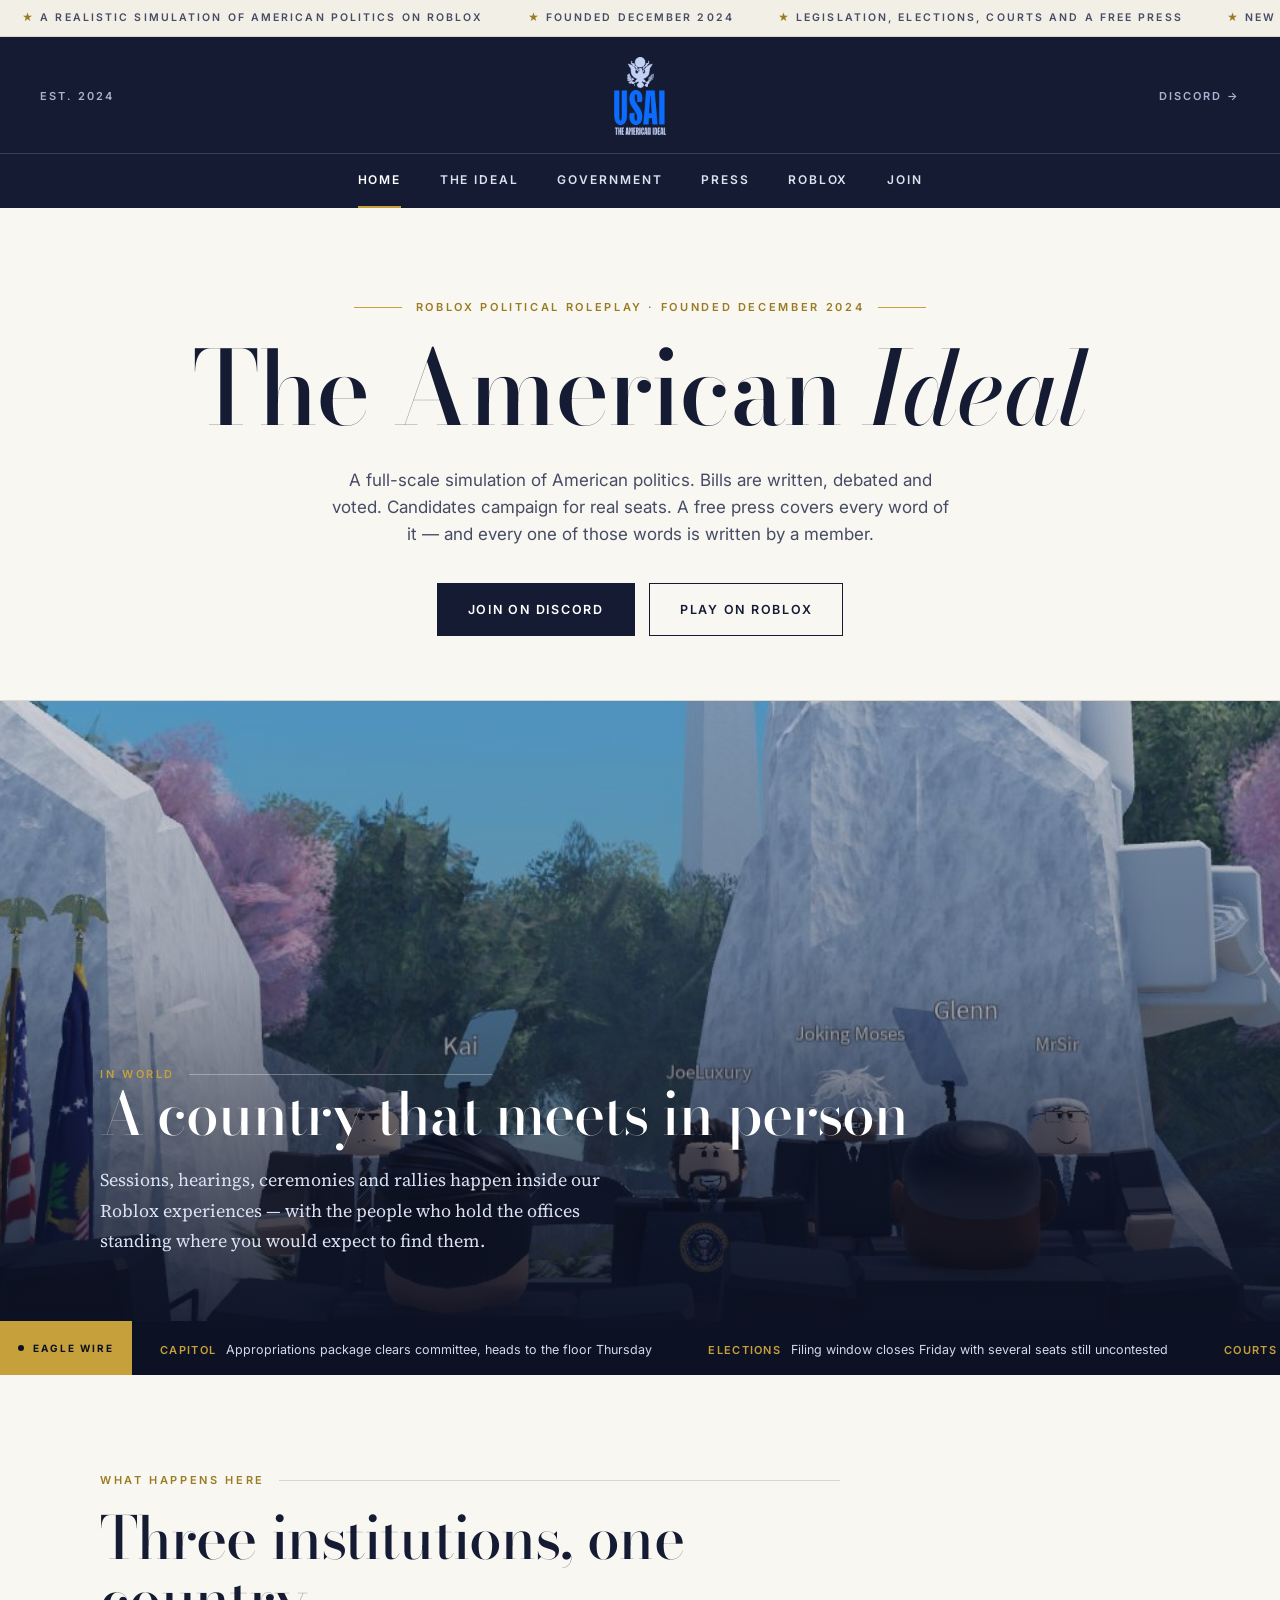
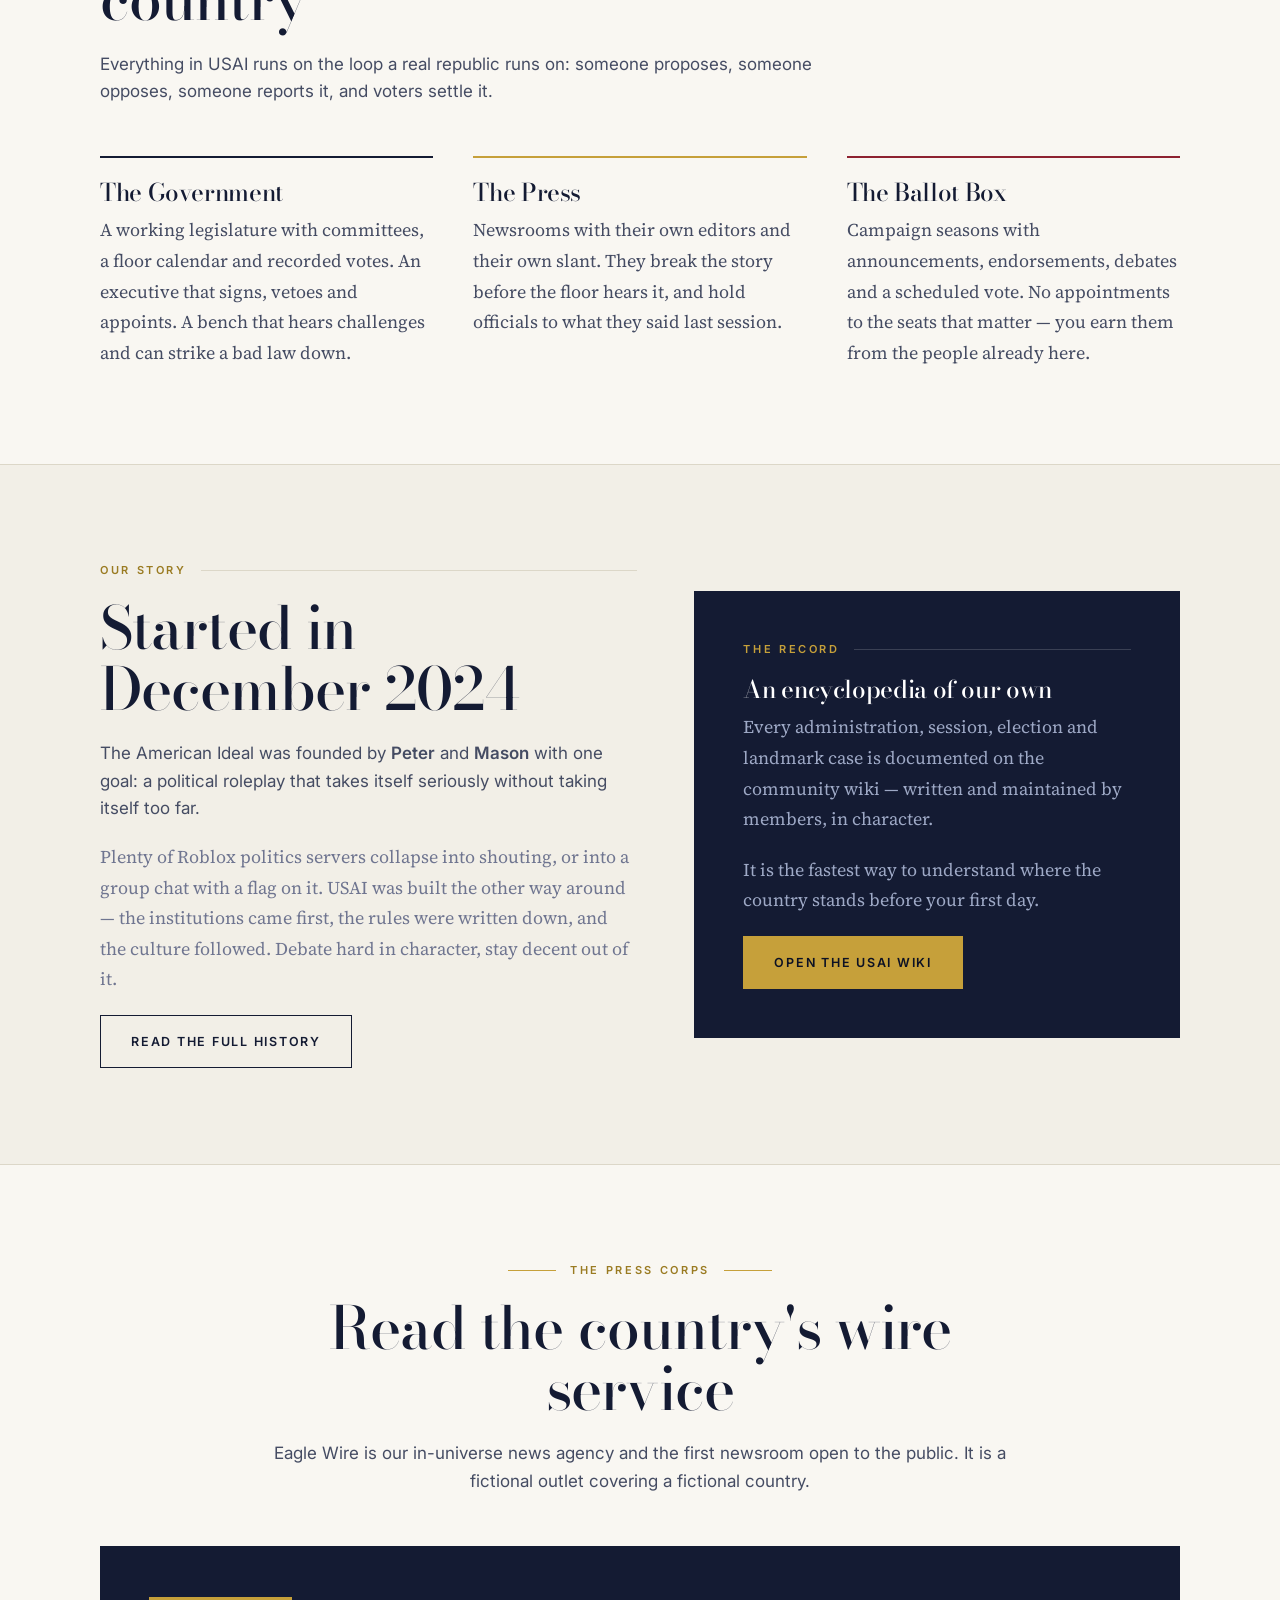
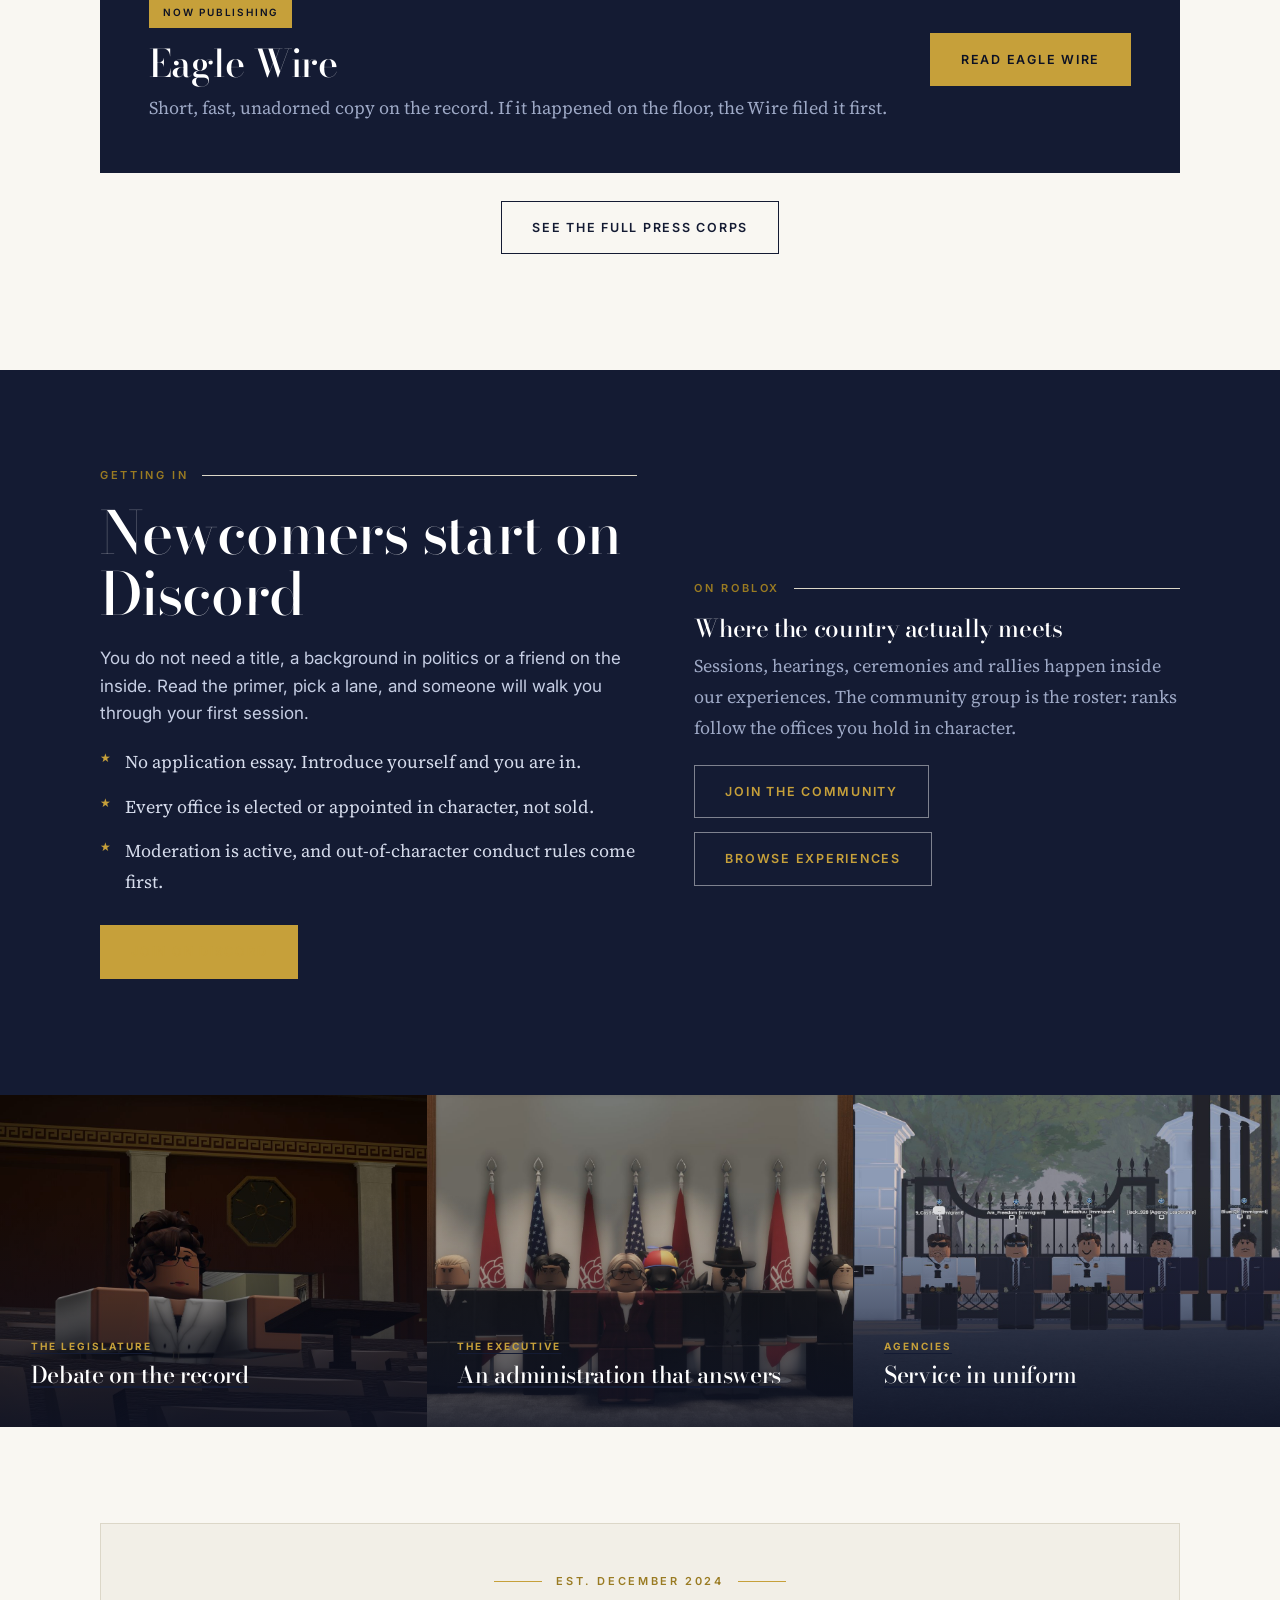
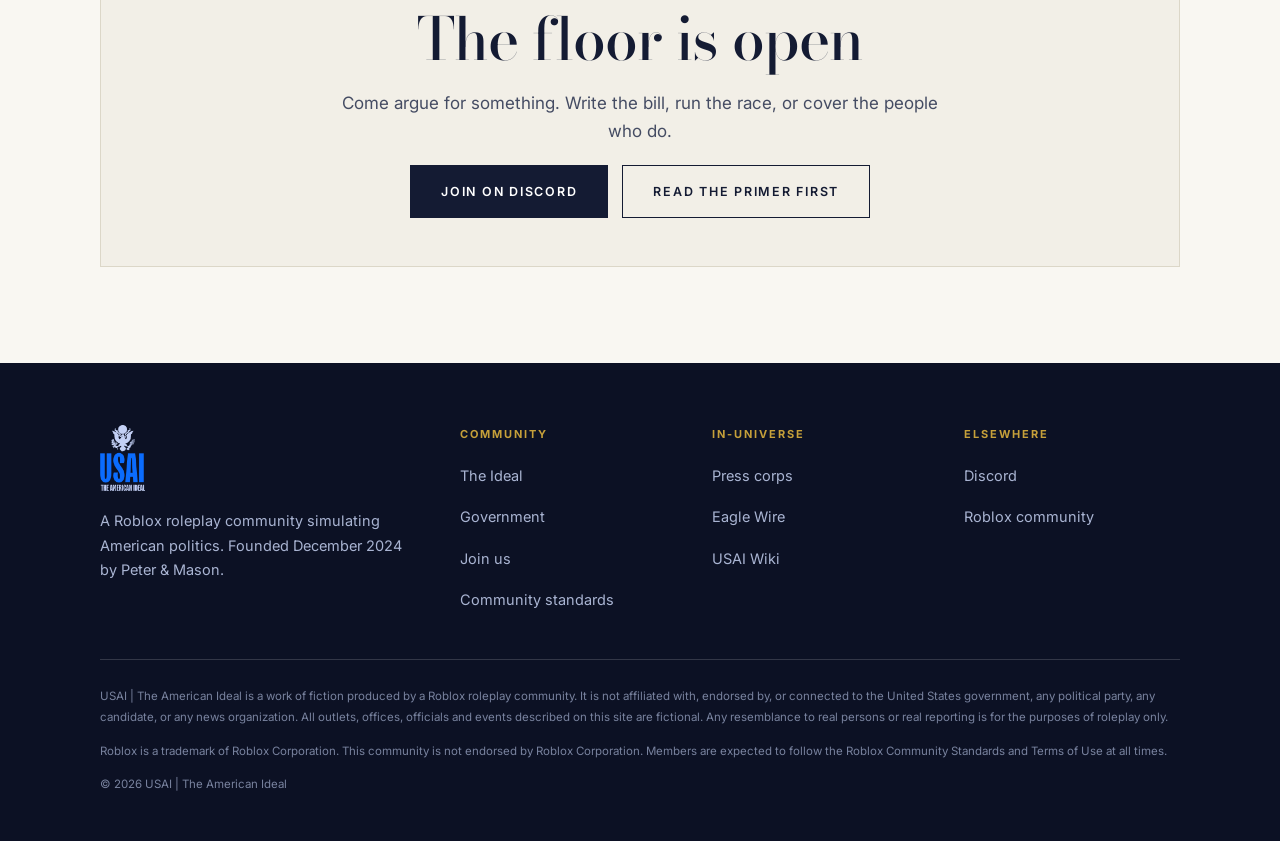
<file: index.html>
<!DOCTYPE html>
<html lang="en">
<head>
<meta charset="utf-8">
<meta name="viewport" content="width=device-width, initial-scale=1">
<title>USAI | The American Ideal — Roblox political roleplay community</title>
<meta name="description" content="The American Ideal (USAI) is a Roblox roleplay community simulating American politics — legislation, elections, courts and a free press. Founded December 2024. Join on Discord.">
<link rel="canonical" href="https://usamericanideal.com/index.html">
<meta name="theme-color" content="#141B33">
<meta property="og:type" content="website">
<meta property="og:title" content="USAI | The American Ideal — Roblox political roleplay community">
<meta property="og:description" content="The American Ideal (USAI) is a Roblox roleplay community simulating American politics — legislation, elections, courts and a free press. Founded December 2024. Join on Discord.">
<meta property="og:url" content="https://usamericanideal.com/index.html">
<meta property="og:image" content="https://usamericanideal.com/assets/usai-banner.png">
<meta property="og:site_name" content="USAI | The American Ideal">
<meta name="twitter:card" content="summary_large_image">
<link rel="icon" href="assets/usai-eagle.png" type="image/png">
<link rel="preconnect" href="https://fonts.googleapis.com">
<link rel="preconnect" href="https://fonts.gstatic.com" crossorigin>
<link href="https://fonts.googleapis.com/css2?family=Bodoni+Moda:ital,opsz,wght@0,6..96,400..700;1,6..96,400..600&family=Inter:wght@400;500;600;700&family=Source+Serif+4:opsz,wght@8..60,400..600&display=swap" rel="stylesheet">
<link rel="stylesheet" href="styles.css">
<script type="application/ld+json">
{
  "@context": "https://schema.org",
  "@type": "Organization",
  "name": "USAI | The American Ideal",
  "alternateName": "The American Ideal",
  "url": "https://usamericanideal.com/",
  "logo": "https://usamericanideal.com/assets/usai-logo.png",
  "foundingDate": "2024-12",
  "description": "A Roblox roleplay community simulating American politics, founded in December 2024.",
  "sameAs": ["https://usai.miraheze.org/wiki/Main_Page"]
}
</script>
</head>
<body>
<a class="skip" href="#main">Skip to content</a>

<div class="marquee" aria-hidden="true">
  <div class="marquee-run"><span><b>&#9733;</b> A realistic simulation of American politics on Roblox</span><span><b>&#9733;</b> Founded December 2024</span><span><b>&#9733;</b> Legislation, elections, courts and a free press</span><span><b>&#9733;</b> New members welcome &mdash; join us on Discord</span><span><b>&#9733;</b> A realistic simulation of American politics on Roblox</span><span><b>&#9733;</b> Founded December 2024</span><span><b>&#9733;</b> Legislation, elections, courts and a free press</span><span><b>&#9733;</b> New members welcome &mdash; join us on Discord</span></div>
</div>

<header class="site-head">
  <div class="wrap head-top">
    <button class="menu-btn" type="button" aria-expanded="false" aria-controls="navbar"><span class="bars"></span>Menu</button>
    <span class="head-side" aria-hidden="true">Est. 2024</span>
    <a class="brand" href="index.html"><img src="assets/usai-logo.png" alt="USAI | The American Ideal" width="130" height="62"></a>
    <span class="head-side right"><a href="https://discord.gg/USAI" target="_blank" rel="noopener noreferrer">Discord &rarr;</a></span>
  </div>
  <div class="nav-bar" id="navbar">
    <div class="wrap">
      <nav class="nav" aria-label="Main">
        <a class="nav-link" href="index.html" aria-current="page">Home</a>
        <a class="nav-link" href="about.html">The Ideal</a>
        <a class="nav-link" href="government.html">Government</a>
        <a class="nav-link" href="press.html">Press</a>
        <a class="nav-link" href="roblox.html">Roblox</a>
        <a class="nav-link" href="join.html">Join</a>
      </nav>
    </div>
  </div>
</header>

<main id="main">

  <section class="hero">
    <div class="wrap hero-inner">
      <p class="eyebrow center">Roblox political roleplay &middot; Founded December 2024</p>
      <h1>The American <em>Ideal</em></h1>
      <p class="lead">A full-scale simulation of American politics. Bills are written, debated and voted. Candidates campaign for real seats. A free press covers every word of it &mdash; and every one of those words is written by a member.</p>
      <div class="hero-cta">
        <a class="btn btn-primary" href="https://discord.gg/USAI" target="_blank" rel="noopener noreferrer">Join on Discord</a>
        <a class="btn btn-ghost" href="https://www.roblox.com/communities/35400491/USAI-The-American-Ideal#!/about" target="_blank" rel="noopener noreferrer">Play on Roblox</a>
      </div>
    </div>
  </section>

  <section class="showcase bleed">
    <img src="assets/photos/ceremony.jpg" alt="Members gathered for an outdoor ceremony." loading="lazy" decoding="async">
    <div class="showcase-body">
      <div class="wrap">
        <p class="eyebrow">In world</p>
        <h2>A country that meets in person</h2>
        <p>Sessions, hearings, ceremonies and rallies happen inside our Roblox experiences &mdash; with the people who hold the offices standing where you would expect to find them.</p>
      </div>
    </div>
  </section>

  <div class="ticker" aria-label="Headlines from Eagle Wire">
    <div class="ticker-tag"><span class="dot" aria-hidden="true"></span>Eagle Wire</div>
    <div class="ticker-track">
      <div class="ticker-run">
        <span class="ticker-item"><b>Capitol</b>Appropriations package clears committee, heads to the floor Thursday</span>
        <span class="ticker-item"><b>Elections</b>Filing window closes Friday with several seats still uncontested</span>
        <span class="ticker-item"><b>Courts</b>Court sets argument in the challenge to Directive 14</span>
        <span class="ticker-item"><b>Executive</b>Departments file their three-week progress reports</span>
        <span class="ticker-item" aria-hidden="true"><b>Capitol</b>Appropriations package clears committee, heads to the floor Thursday</span>
        <span class="ticker-item" aria-hidden="true"><b>Elections</b>Filing window closes Friday with several seats still uncontested</span>
        <span class="ticker-item" aria-hidden="true"><b>Courts</b>Court sets argument in the challenge to Directive 14</span>
        <span class="ticker-item" aria-hidden="true"><b>Executive</b>Departments file their three-week progress reports</span>
      </div>
    </div>
  </div>

  <section class="section">
    <div class="wrap">
      <div class="section-head reveal">
        <p class="eyebrow">What happens here</p>
        <h2>Three institutions, one country</h2>
        <p class="lead">Everything in USAI runs on the loop a real republic runs on: someone proposes, someone opposes, someone reports it, and voters settle it.</p>
      </div>
      <div class="pillars reveal">
        <div class="pillar">
          <h3>The Government</h3>
          <p>A working legislature with committees, a floor calendar and recorded votes. An executive that signs, vetoes and appoints. A bench that hears challenges and can strike a bad law down.</p>
        </div>
        <div class="pillar">
          <h3>The Press</h3>
          <p>Newsrooms with their own editors and their own slant. They break the story before the floor hears it, and hold officials to what they said last session.</p>
        </div>
        <div class="pillar">
          <h3>The Ballot Box</h3>
          <p>Campaign seasons with announcements, endorsements, debates and a scheduled vote. No appointments to the seats that matter &mdash; you earn them from the people already here.</p>
        </div>
      </div>
    </div>
  </section>

  <section class="section section-tint">
    <div class="wrap split">
      <div class="reveal">
        <p class="eyebrow">Our story</p>
        <h2>Started in December 2024</h2>
        <p class="lead">The American Ideal was founded by <strong>Peter</strong> and <strong>Mason</strong> with one goal: a political roleplay that takes itself seriously without taking itself too far.</p>
        <p class="muted">Plenty of Roblox politics servers collapse into shouting, or into a group chat with a flag on it. USAI was built the other way around &mdash; the institutions came first, the rules were written down, and the culture followed. Debate hard in character, stay decent out of it.</p>
        <a class="btn btn-ghost" href="about.html">Read the full history</a>
      </div>
      <div class="panel panel-navy reveal">
        <p class="eyebrow">The record</p>
        <h3>An encyclopedia of our own</h3>
        <p class="muted">Every administration, session, election and landmark case is documented on the community wiki &mdash; written and maintained by members, in character.</p>
        <p class="muted">It is the fastest way to understand where the country stands before your first day.</p>
        <a class="btn btn-gold" href="https://usai.miraheze.org/wiki/Main_Page" target="_blank" rel="noopener noreferrer">Open the USAI Wiki</a>
      </div>
    </div>
  </section>

  <section class="section">
    <div class="wrap">
      <div class="section-head center reveal">
        <p class="eyebrow center">The press corps</p>
        <h2>Read the country's wire service</h2>
        <p class="lead">Eagle Wire is our in-universe news agency and the first newsroom open to the public. It is a fictional outlet covering a fictional country.</p>
      </div>
      <div class="panel panel-navy reveal" style="display:flex;flex-wrap:wrap;gap:28px;align-items:center;justify-content:space-between">
        <div style="flex:1 1 340px">
          <span class="badge badge-live">Now publishing</span>
          <h3 style="font-size:38px;margin:16px 0 10px">Eagle Wire</h3>
          <p class="muted" style="margin-bottom:0">Short, fast, unadorned copy on the record. If it happened on the floor, the Wire filed it first.</p>
        </div>
        <a class="btn btn-gold" href="wire/index.html">Read Eagle Wire</a>
      </div>
      <p style="margin-top:28px;text-align:center"><a class="btn btn-ghost" href="press.html">See the full press corps</a></p>
    </div>
  </section>

  <section class="section section-navy">
    <div class="wrap split">
      <div class="reveal">
        <p class="eyebrow">Getting in</p>
        <h2>Newcomers start on Discord</h2>
        <p class="lead">You do not need a title, a background in politics or a friend on the inside. Read the primer, pick a lane, and someone will walk you through your first session.</p>
        <ul class="rules">
          <li>No application essay. Introduce yourself and you are in.</li>
          <li>Every office is elected or appointed in character, not sold.</li>
          <li>Moderation is active, and out-of-character conduct rules come first.</li>
        </ul>
        <p style="margin-top:28px"><a class="btn btn-gold" href="https://discord.gg/USAI" target="_blank" rel="noopener noreferrer">Join on Discord</a></p>
      </div>
      <div class="reveal">
        <p class="eyebrow">On Roblox</p>
        <h3>Where the country actually meets</h3>
        <p class="muted">Sessions, hearings, ceremonies and rallies happen inside our experiences. The community group is the roster: ranks follow the offices you hold in character.</p>
        <div class="hero-cta" style="justify-content:flex-start;margin-top:22px">
          <a class="btn btn-outline-light" href="https://www.roblox.com/communities/35400491/USAI-The-American-Ideal#!/about" target="_blank" rel="noopener noreferrer">Join the community</a>
          <a class="btn btn-outline-light" href="roblox.html">Browse experiences</a>
        </div>
      </div>
    </div>
  </section>


  <section class="plates bleed">
    <a class="plate" href="government.html">
      <img src="assets/photos/chamber.jpg" alt="A legislator addressing the chamber." loading="lazy" decoding="async">
      <div class="plate-body">
        <span class="tag">The Legislature</span>
        <h3>Debate on the record</h3>
        <p>Committees, a floor calendar and recorded votes. Every word is written in character by a member.</p>
      </div>
    </a>
    <a class="plate" href="government.html">
      <img src="assets/photos/cabinet.jpg" alt="A cabinet line-up in front of the flags." loading="lazy" decoding="async">
      <div class="plate-body">
        <span class="tag">The Executive</span>
        <h3>An administration that answers</h3>
        <p>Departments file reports, cabinet officers take questions, and the record follows them to the next election.</p>
      </div>
    </a>
    <a class="plate" href="roblox.html">
      <img src="assets/photos/gates.jpg" alt="Officers posted at the gates." loading="lazy" decoding="async">
      <div class="plate-body">
        <span class="tag">Agencies</span>
        <h3>Service in uniform</h3>
        <p>Protective details, agency leadership and the everyday posts that keep the simulation running.</p>
      </div>
    </a>
  </section>
  <section class="section">
    <div class="wrap">
      <div class="panel panel-tint reveal" style="text-align:center">
        <p class="eyebrow center">Est. December 2024</p>
        <h2>The floor is open</h2>
        <p class="lead" style="max-width:600px;margin-inline:auto">Come argue for something. Write the bill, run the race, or cover the people who do.</p>
        <div class="hero-cta">
          <a class="btn btn-primary" href="https://discord.gg/USAI" target="_blank" rel="noopener noreferrer">Join on Discord</a>
          <a class="btn btn-ghost" href="join.html">Read the primer first</a>
        </div>
      </div>
    </div>
  </section>

</main>

<footer class="site-foot">
  <div class="wrap">
    <div class="foot-grid">
      <div>
        <img src="assets/usai-logo.png" alt="USAI | The American Ideal" width="140" height="66">
        <p style="font-family:var(--ui);font-size:14.5px;max-width:34ch;margin:0">A Roblox roleplay community simulating American politics. Founded December 2024 by Peter &amp; Mason.</p>
      </div>
      <div>
        <h4>Community</h4>
        <ul>
          <li><a href="about.html">The Ideal</a></li>
          <li><a href="government.html">Government</a></li>
          <li><a href="join.html">Join us</a></li>
          <li><a href="join.html#conduct">Community standards</a></li>
        </ul>
      </div>
      <div>
        <h4>In-universe</h4>
        <ul>
          <li><a href="press.html">Press corps</a></li>
          <li><a href="wire/index.html">Eagle Wire</a></li>
          <li><a href="https://usai.miraheze.org/wiki/Main_Page" target="_blank" rel="noopener noreferrer">USAI Wiki</a></li>
        </ul>
      </div>
      <div>
        <h4>Elsewhere</h4>
        <ul>
          <li><a href="https://discord.gg/USAI" target="_blank" rel="noopener noreferrer">Discord</a></li>
          <li><a href="https://www.roblox.com/communities/35400491/USAI-The-American-Ideal#!/about" target="_blank" rel="noopener noreferrer">Roblox community</a></li>
        </ul>
      </div>
    </div>
    <div class="foot-bottom">
      <p>USAI | The American Ideal is a work of fiction produced by a Roblox roleplay community. It is not affiliated with, endorsed by, or connected to the United States government, any political party, any candidate, or any news organization. All outlets, offices, officials and events described on this site are fictional. Any resemblance to real persons or real reporting is for the purposes of roleplay only.</p>
      <p>Roblox is a trademark of Roblox Corporation. This community is not endorsed by Roblox Corporation. Members are expected to follow the Roblox Community Standards and Terms of Use at all times.</p>
      <p>&copy; <span data-year>2026</span> USAI | The American Ideal</p>
    </div>
  </div>
</footer>

<script src="app.js" defer></script>
</body>
</html>
</file>
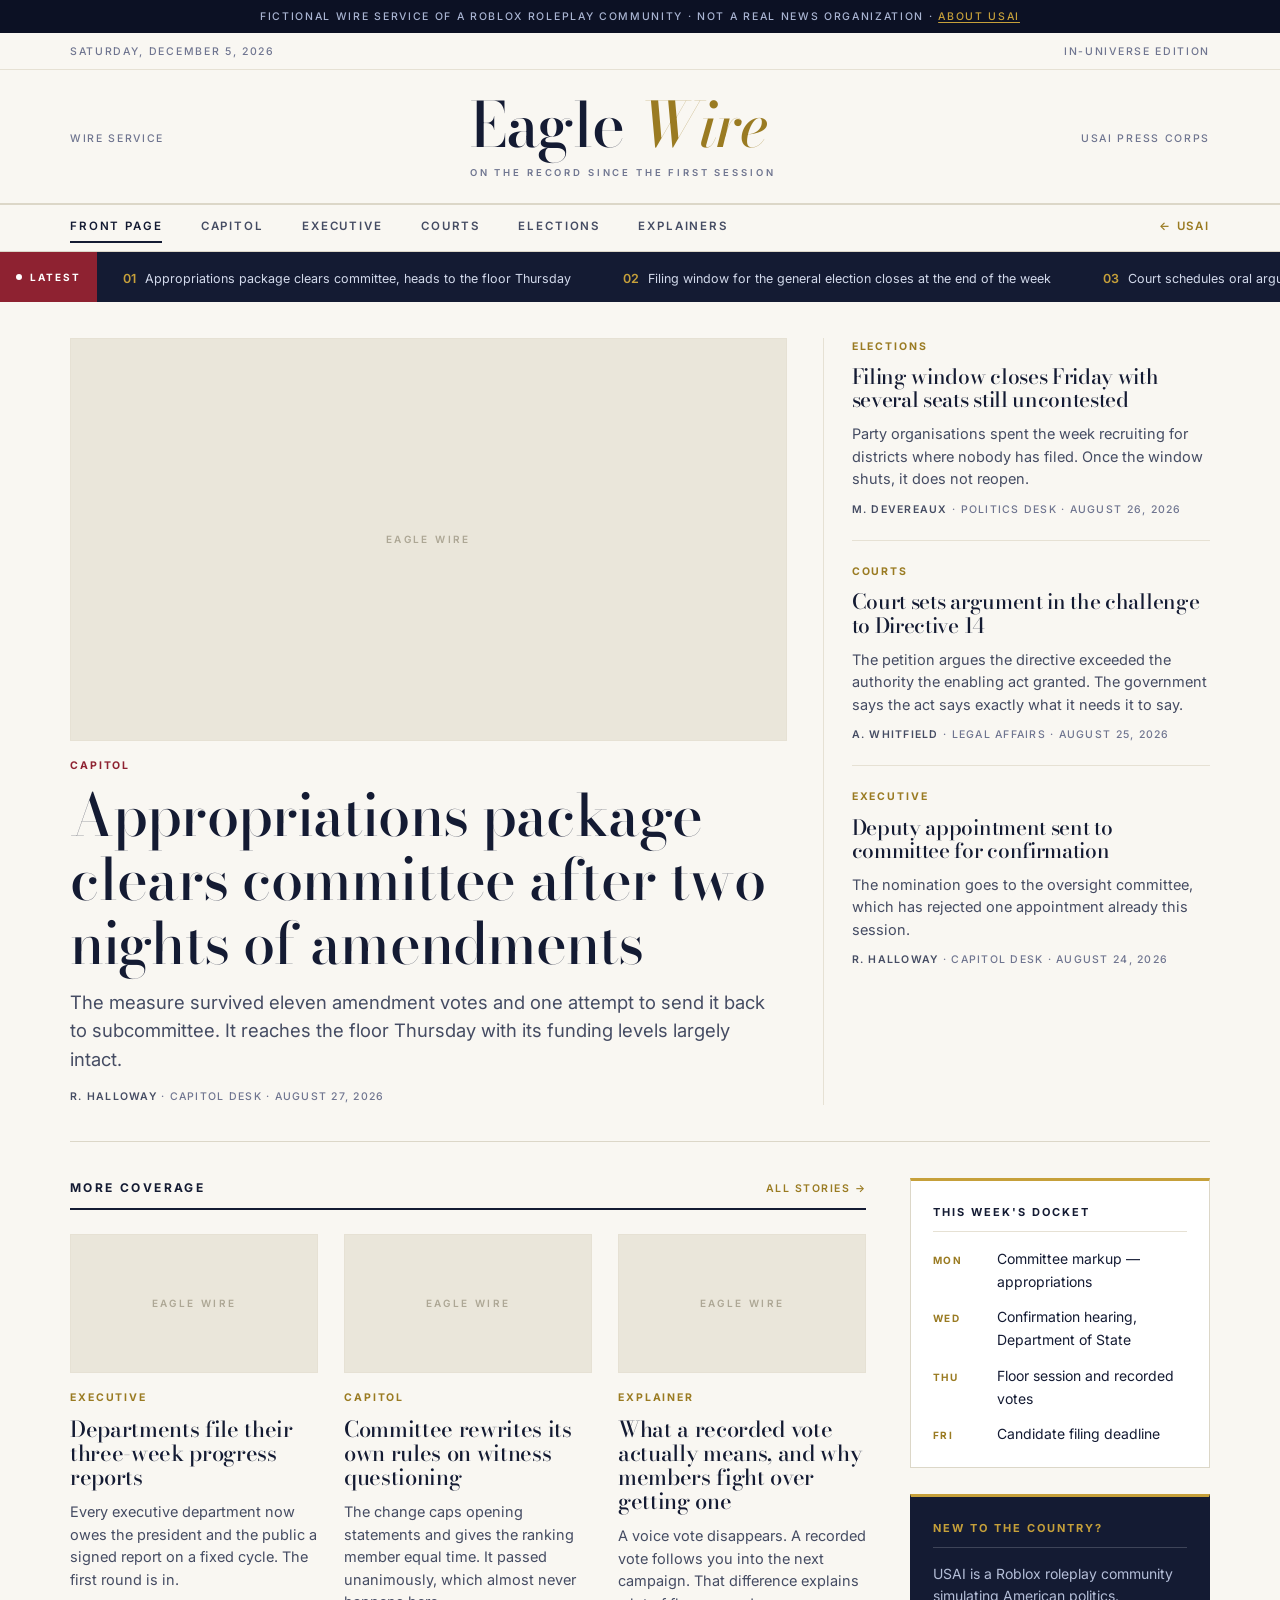
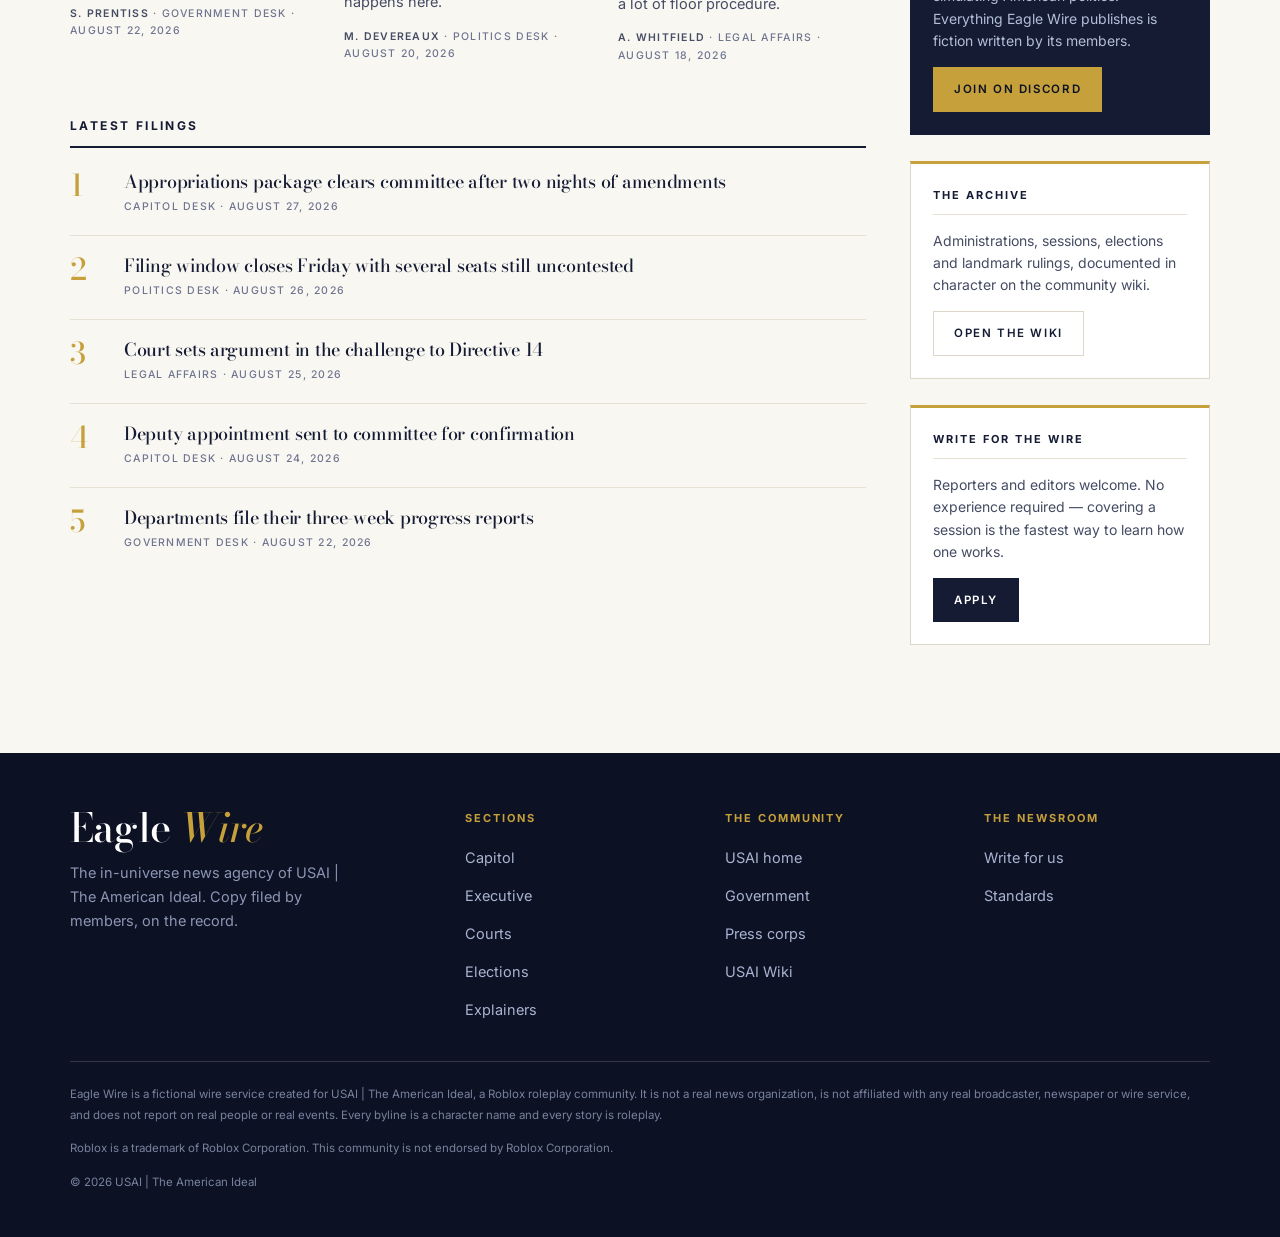
<file: wire/index.html>
<!DOCTYPE html>
<html lang="en">
<head>
<meta charset="utf-8">
<meta name="viewport" content="width=device-width, initial-scale=1">
<title>Eagle Wire — the wire service of The American Ideal</title>
<meta name="description" content="Eagle Wire is the fictional in-universe news agency of USAI | The American Ideal, a Roblox political roleplay community.">
<meta name="theme-color" content="#141B33">
<meta property="og:type" content="website">
<meta property="og:title" content="Eagle Wire — the wire service of The American Ideal">
<meta property="og:description" content="Eagle Wire is the fictional in-universe news agency of USAI | The American Ideal, a Roblox political roleplay community.">
<meta property="og:site_name" content="Eagle Wire">
<link rel="icon" href="../assets/usai-eagle.png" type="image/png">
<link rel="preconnect" href="https://fonts.googleapis.com">
<link rel="preconnect" href="https://fonts.gstatic.com" crossorigin>
<link href="https://fonts.googleapis.com/css2?family=Bodoni+Moda:ital,opsz,wght@0,6..96,400..700;1,6..96,400..600&family=Inter:wght@400;500;600;700&family=Source+Serif+4:opsz,wght@8..60,400..600&display=swap" rel="stylesheet">
<link rel="stylesheet" href="wire.css">
</head>
<body>
<a class="skip" href="#ew-main">Skip to content</a>

<div class="ew-strip">Fictional wire service of a Roblox roleplay community &middot; Not a real news organization &middot; <a href="../index.html">About USAI</a></div>

<div class="ew-utility">
  <div class="wrap">
    <span id="ew-today">&nbsp;</span>
    <span>In-universe edition</span>
  </div>
</div>

<header class="ew-mast">
  <div class="wrap">
    <span class="ew-mast-side">Wire service</span>
    <a class="ew-logo" href="index.html">
      <span>
        <span class="ew-wordmark">Eagle <em>Wire</em></span>
        <span class="ew-tagline">On the record since the first session</span>
      </span>
    </a>
    <div class="ew-mast-meta">USAI press corps</div>
  </div>
</header>

<nav class="ew-nav" aria-label="Sections">
  <div class="wrap">
    <a href="index.html" class="on">Front page</a>
    <a href="section.html?name=Capitol">Capitol</a>
    <a href="section.html?name=Executive">Executive</a>
    <a href="section.html?name=Courts">Courts</a>
    <a href="section.html?name=Elections">Elections</a>
    <a href="section.html?name=Explainers">Explainers</a>
    <a class="back" href="../index.html">&larr; USAI</a>
  </div>
</nav>

<div class="ew-breaking" aria-label="Latest headlines">
  <div class="ew-breaking-tag"><span class="dot" aria-hidden="true"></span>Latest</div>
  <div class="ew-breaking-track"><div class="ew-breaking-run" id="ew-breaking"></div></div>
</div>

<main id="ew-main" class="ew-main">

  <div class="wrap">
    <div class="ew-lead" id="ew-lead"></div>
    <div class="ew-cols">
      <div>
        <div class="ew-secthead"><h2>More coverage</h2><a class="more" href="section.html">All stories &rarr;</a></div>
        <div class="ew-storygrid" id="ew-grid"></div>
        <div class="ew-secthead" style="margin-top:52px"><h2>Latest filings</h2></div>
        <div class="ew-list" id="ew-latest"></div>
      </div>

      <aside class="ew-side">
        <div class="ew-box">
          <h3 class="ew-box-title">This week's docket</h3>
          <div class="ew-docket" id="ew-docket"></div>
        </div>
        <div class="ew-box navy">
          <h3 class="ew-box-title">New to the country?</h3>
          <p>USAI is a Roblox roleplay community simulating American politics. Everything Eagle Wire publishes is fiction written by its members.</p>
          <a class="ew-btn ew-btn-gold" href="https://discord.gg/USAI" target="_blank" rel="noopener noreferrer">Join on Discord</a>
        </div>
        <div class="ew-box">
          <h3 class="ew-box-title">The archive</h3>
          <p>Administrations, sessions, elections and landmark rulings, documented in character on the community wiki.</p>
          <a class="ew-btn ew-btn-ghost" href="https://usai.miraheze.org/wiki/Main_Page" target="_blank" rel="noopener noreferrer">Open the wiki</a>
        </div>
        <div class="ew-box">
          <h3 class="ew-box-title">Write for the Wire</h3>
          <p>Reporters and editors welcome. No experience required &mdash; covering a session is the fastest way to learn how one works.</p>
          <a class="ew-btn ew-btn-navy" href="https://discord.gg/USAI" target="_blank" rel="noopener noreferrer">Apply</a>
        </div>
      </aside>

    </div>
  </div>

</main>

<footer class="ew-foot">
  <div class="wrap">
    <div class="ew-foot-grid">
      <div>
        <div class="ew-wordmark">Eagle <em>Wire</em></div>
        <p style="font-family:var(--ui);font-size:14.5px;color:#8C96B4;max-width:32ch;margin:14px 0 0">The in-universe news agency of USAI | The American Ideal. Copy filed by members, on the record.</p>
      </div>
      <div>
        <h4>Sections</h4>
        <ul>
          <li><a href="section.html?name=Capitol">Capitol</a></li>
          <li><a href="section.html?name=Executive">Executive</a></li>
          <li><a href="section.html?name=Courts">Courts</a></li>
          <li><a href="section.html?name=Elections">Elections</a></li>
          <li><a href="section.html?name=Explainers">Explainers</a></li>
        </ul>
      </div>
      <div>
        <h4>The community</h4>
        <ul>
          <li><a href="../index.html">USAI home</a></li>
          <li><a href="../government.html">Government</a></li>
          <li><a href="../press.html">Press corps</a></li>
          <li><a href="https://usai.miraheze.org/wiki/Main_Page" target="_blank" rel="noopener noreferrer">USAI Wiki</a></li>
        </ul>
      </div>
      <div>
        <h4>The newsroom</h4>
        <ul>
          <li><a href="https://discord.gg/USAI" target="_blank" rel="noopener noreferrer">Write for us</a></li>
          <li><a href="../join.html#conduct">Standards</a></li>
        </ul>
      </div>
    </div>
    <div class="ew-foot-note">
      <p>Eagle Wire is a fictional wire service created for USAI | The American Ideal, a Roblox roleplay community. It is not a real news organization, is not affiliated with any real broadcaster, newspaper or wire service, and does not report on real people or real events. Every byline is a character name and every story is roleplay.</p>
      <p>Roblox is a trademark of Roblox Corporation. This community is not endorsed by Roblox Corporation.</p>
      <p>&copy; <span data-year>2026</span> USAI | The American Ideal</p>
    </div>
  </div>
</footer>

<script src="config.js"></script>
<script src="wire.js" defer></script>
</body>
</html>
</file>
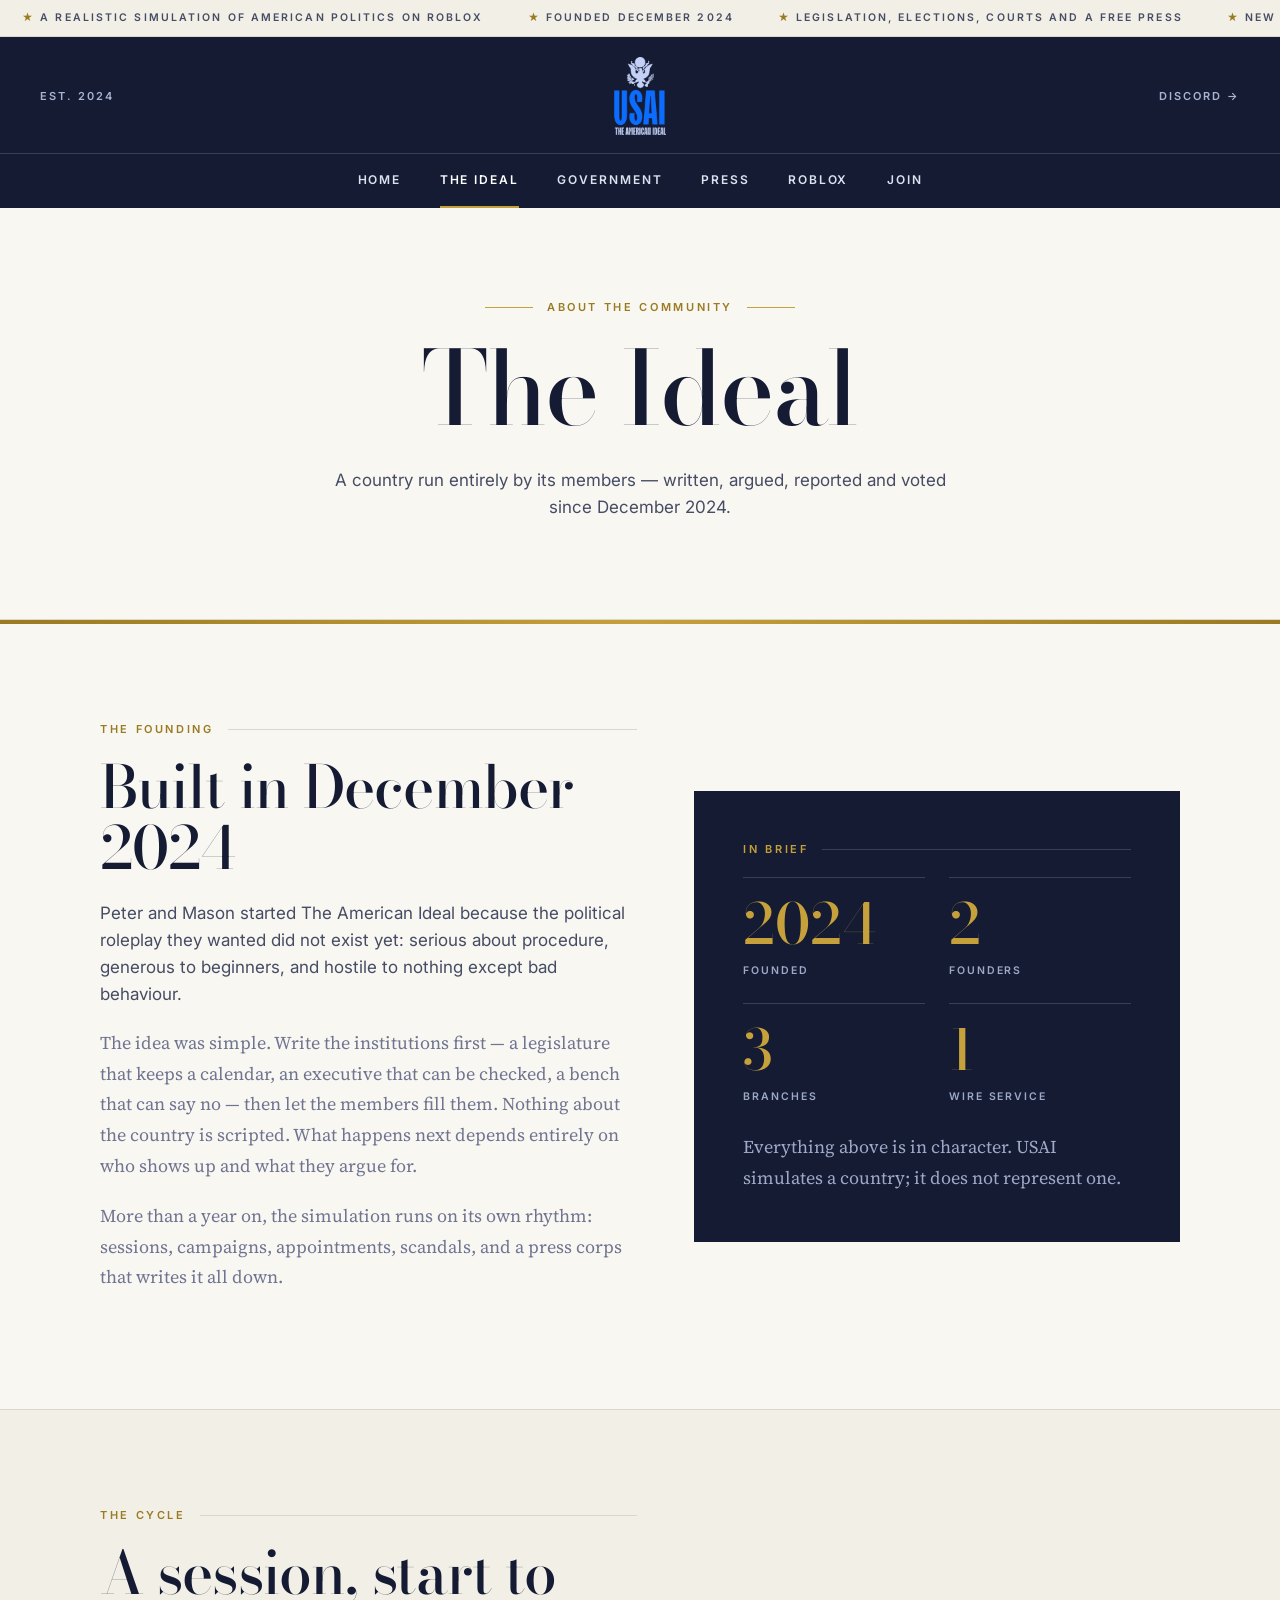
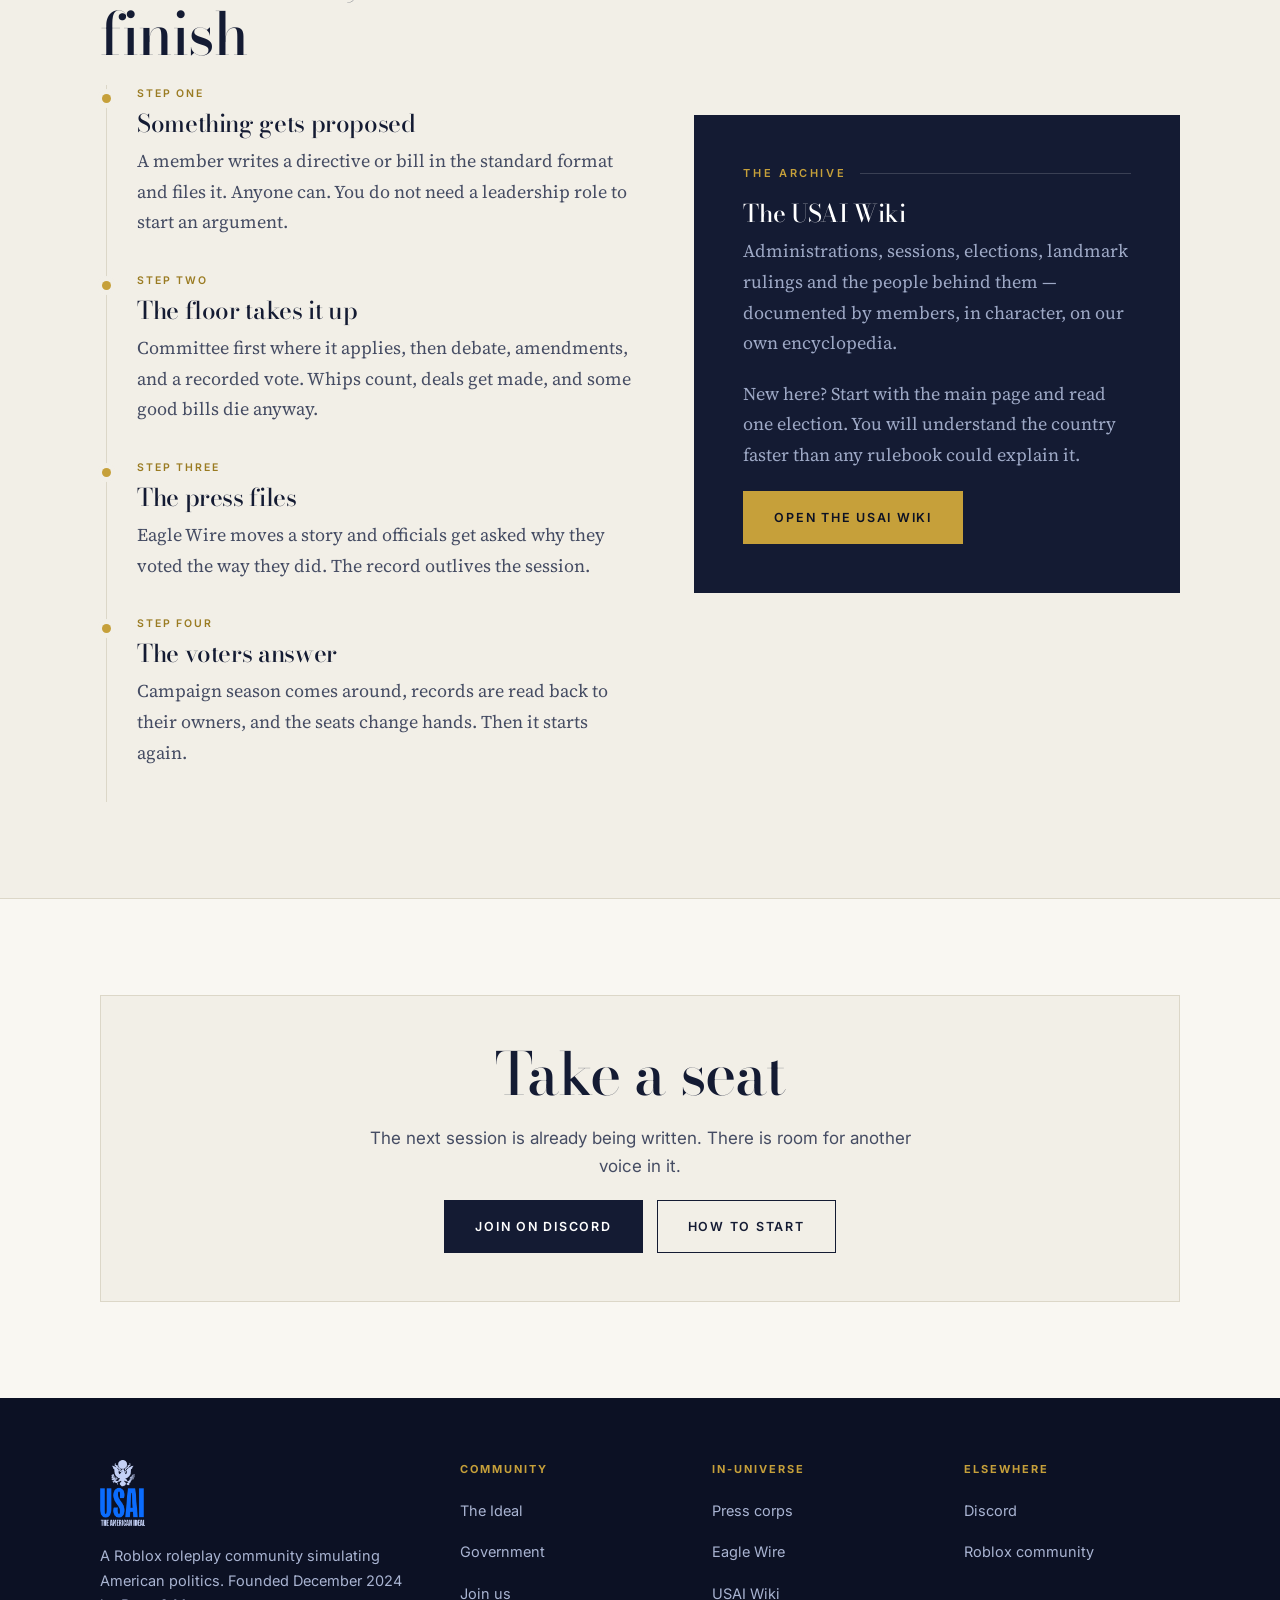
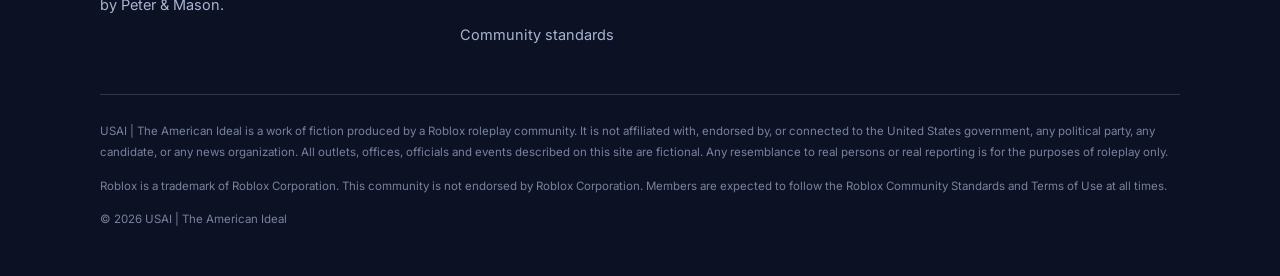
<file: about.html>
<!DOCTYPE html>
<html lang="en">
<head>
<meta charset="utf-8">
<meta name="viewport" content="width=device-width, initial-scale=1">
<title>The Ideal — history of USAI | The American Ideal</title>
<meta name="description" content="How The American Ideal began: founded in December 2024 by Peter and Mason as a serious, non-toxic simulation of American politics on Roblox.">
<link rel="canonical" href="https://usamericanideal.com/about.html">
<meta name="theme-color" content="#141B33">
<meta property="og:type" content="website">
<meta property="og:title" content="The Ideal — history of USAI | The American Ideal">
<meta property="og:description" content="How The American Ideal began: founded in December 2024 by Peter and Mason as a serious, non-toxic simulation of American politics on Roblox.">
<meta property="og:url" content="https://usamericanideal.com/about.html">
<meta property="og:image" content="https://usamericanideal.com/assets/usai-banner.png">
<meta property="og:site_name" content="USAI | The American Ideal">
<meta name="twitter:card" content="summary_large_image">
<link rel="icon" href="assets/usai-eagle.png" type="image/png">
<link rel="preconnect" href="https://fonts.googleapis.com">
<link rel="preconnect" href="https://fonts.gstatic.com" crossorigin>
<link href="https://fonts.googleapis.com/css2?family=Bodoni+Moda:ital,opsz,wght@0,6..96,400..700;1,6..96,400..600&family=Inter:wght@400;500;600;700&family=Source+Serif+4:opsz,wght@8..60,400..600&display=swap" rel="stylesheet">
<link rel="stylesheet" href="styles.css">

</head>
<body>
<a class="skip" href="#main">Skip to content</a>

<div class="marquee" aria-hidden="true">
  <div class="marquee-run"><span><b>&#9733;</b> A realistic simulation of American politics on Roblox</span><span><b>&#9733;</b> Founded December 2024</span><span><b>&#9733;</b> Legislation, elections, courts and a free press</span><span><b>&#9733;</b> New members welcome &mdash; join us on Discord</span><span><b>&#9733;</b> A realistic simulation of American politics on Roblox</span><span><b>&#9733;</b> Founded December 2024</span><span><b>&#9733;</b> Legislation, elections, courts and a free press</span><span><b>&#9733;</b> New members welcome &mdash; join us on Discord</span></div>
</div>

<header class="site-head">
  <div class="wrap head-top">
    <button class="menu-btn" type="button" aria-expanded="false" aria-controls="navbar"><span class="bars"></span>Menu</button>
    <span class="head-side" aria-hidden="true">Est. 2024</span>
    <a class="brand" href="index.html"><img src="assets/usai-logo.png" alt="USAI | The American Ideal" width="130" height="62"></a>
    <span class="head-side right"><a href="https://discord.gg/USAI" target="_blank" rel="noopener noreferrer">Discord &rarr;</a></span>
  </div>
  <div class="nav-bar" id="navbar">
    <div class="wrap">
      <nav class="nav" aria-label="Main">
        <a class="nav-link" href="index.html">Home</a>
        <a class="nav-link" href="about.html" aria-current="page">The Ideal</a>
        <a class="nav-link" href="government.html">Government</a>
        <a class="nav-link" href="press.html">Press</a>
        <a class="nav-link" href="roblox.html">Roblox</a>
        <a class="nav-link" href="join.html">Join</a>
      </nav>
    </div>
  </div>
</header>

<main id="main">

  <section class="hero">
    <div class="wrap hero-inner">
      <p class="eyebrow center">About the community</p>
      <h1>The Ideal</h1>
      <p class="lead">A country run entirely by its members &mdash; written, argued, reported and voted since December 2024.</p>
    </div>
  </section>
  <div class="gold-rule"></div>

  <section class="section">
    <div class="wrap split">
      <div class="reveal">
        <p class="eyebrow">The founding</p>
        <h2>Built in December 2024</h2>
        <p class="lead">Peter and Mason started The American Ideal because the political roleplay they wanted did not exist yet: serious about procedure, generous to beginners, and hostile to nothing except bad behaviour.</p>
        <p class="muted">The idea was simple. Write the institutions first &mdash; a legislature that keeps a calendar, an executive that can be checked, a bench that can say no &mdash; then let the members fill them. Nothing about the country is scripted. What happens next depends entirely on who shows up and what they argue for.</p>
        <p class="muted">More than a year on, the simulation runs on its own rhythm: sessions, campaigns, appointments, scandals, and a press corps that writes it all down.</p>
      </div>
      <div class="panel panel-navy reveal">
        <p class="eyebrow">In brief</p>
        <div class="stats" style="grid-template-columns:1fr 1fr">
          <div class="stat"><span class="stat-num">2024</span><span class="stat-lab">Founded</span></div>
          <div class="stat"><span class="stat-num">2</span><span class="stat-lab">Founders</span></div>
          <div class="stat"><span class="stat-num">3</span><span class="stat-lab">Branches</span></div>
          <div class="stat"><span class="stat-num">1</span><span class="stat-lab">Wire service</span></div>
        </div>
        <p class="muted" style="margin:26px 0 0">Everything above is in character. USAI simulates a country; it does not represent one.</p>
      </div>
    </div>
  </section>

  <section class="section section-tint">
    <div class="wrap split">
      <div class="reveal">
        <p class="eyebrow">The cycle</p>
        <h2>A session, start to finish</h2>
        <ul class="timeline">
          <li><span class="when">Step one</span><h3>Something gets proposed</h3><p>A member writes a directive or bill in the standard format and files it. Anyone can. You do not need a leadership role to start an argument.</p></li>
          <li><span class="when">Step two</span><h3>The floor takes it up</h3><p>Committee first where it applies, then debate, amendments, and a recorded vote. Whips count, deals get made, and some good bills die anyway.</p></li>
          <li><span class="when">Step three</span><h3>The press files</h3><p>Eagle Wire moves a story and officials get asked why they voted the way they did. The record outlives the session.</p></li>
          <li><span class="when">Step four</span><h3>The voters answer</h3><p>Campaign season comes around, records are read back to their owners, and the seats change hands. Then it starts again.</p></li>
        </ul>
      </div>
      <div class="panel panel-navy reveal">
        <p class="eyebrow">The archive</p>
        <h3>The USAI Wiki</h3>
        <p class="muted">Administrations, sessions, elections, landmark rulings and the people behind them &mdash; documented by members, in character, on our own encyclopedia.</p>
        <p class="muted">New here? Start with the main page and read one election. You will understand the country faster than any rulebook could explain it.</p>
        <a class="btn btn-gold" href="https://usai.miraheze.org/wiki/Main_Page" target="_blank" rel="noopener noreferrer">Open the USAI Wiki</a>
      </div>
    </div>
  </section>

  <section class="section">
    <div class="wrap">
      <div class="panel panel-tint reveal" style="text-align:center">
        <h2>Take a seat</h2>
        <p class="lead" style="max-width:580px;margin-inline:auto">The next session is already being written. There is room for another voice in it.</p>
        <div class="hero-cta">
          <a class="btn btn-primary" href="https://discord.gg/USAI" target="_blank" rel="noopener noreferrer">Join on Discord</a>
          <a class="btn btn-ghost" href="join.html">How to start</a>
        </div>
      </div>
    </div>
  </section>

</main>

<footer class="site-foot">
  <div class="wrap">
    <div class="foot-grid">
      <div>
        <img src="assets/usai-logo.png" alt="USAI | The American Ideal" width="140" height="66">
        <p style="font-family:var(--ui);font-size:14.5px;max-width:34ch;margin:0">A Roblox roleplay community simulating American politics. Founded December 2024 by Peter &amp; Mason.</p>
      </div>
      <div>
        <h4>Community</h4>
        <ul>
          <li><a href="about.html">The Ideal</a></li>
          <li><a href="government.html">Government</a></li>
          <li><a href="join.html">Join us</a></li>
          <li><a href="join.html#conduct">Community standards</a></li>
        </ul>
      </div>
      <div>
        <h4>In-universe</h4>
        <ul>
          <li><a href="press.html">Press corps</a></li>
          <li><a href="wire/index.html">Eagle Wire</a></li>
          <li><a href="https://usai.miraheze.org/wiki/Main_Page" target="_blank" rel="noopener noreferrer">USAI Wiki</a></li>
        </ul>
      </div>
      <div>
        <h4>Elsewhere</h4>
        <ul>
          <li><a href="https://discord.gg/USAI" target="_blank" rel="noopener noreferrer">Discord</a></li>
          <li><a href="https://www.roblox.com/communities/35400491/USAI-The-American-Ideal#!/about" target="_blank" rel="noopener noreferrer">Roblox community</a></li>
        </ul>
      </div>
    </div>
    <div class="foot-bottom">
      <p>USAI | The American Ideal is a work of fiction produced by a Roblox roleplay community. It is not affiliated with, endorsed by, or connected to the United States government, any political party, any candidate, or any news organization. All outlets, offices, officials and events described on this site are fictional. Any resemblance to real persons or real reporting is for the purposes of roleplay only.</p>
      <p>Roblox is a trademark of Roblox Corporation. This community is not endorsed by Roblox Corporation. Members are expected to follow the Roblox Community Standards and Terms of Use at all times.</p>
      <p>&copy; <span data-year>2026</span> USAI | The American Ideal</p>
    </div>
  </div>
</footer>

<script src="app.js" defer></script>
</body>
</html>
</file>
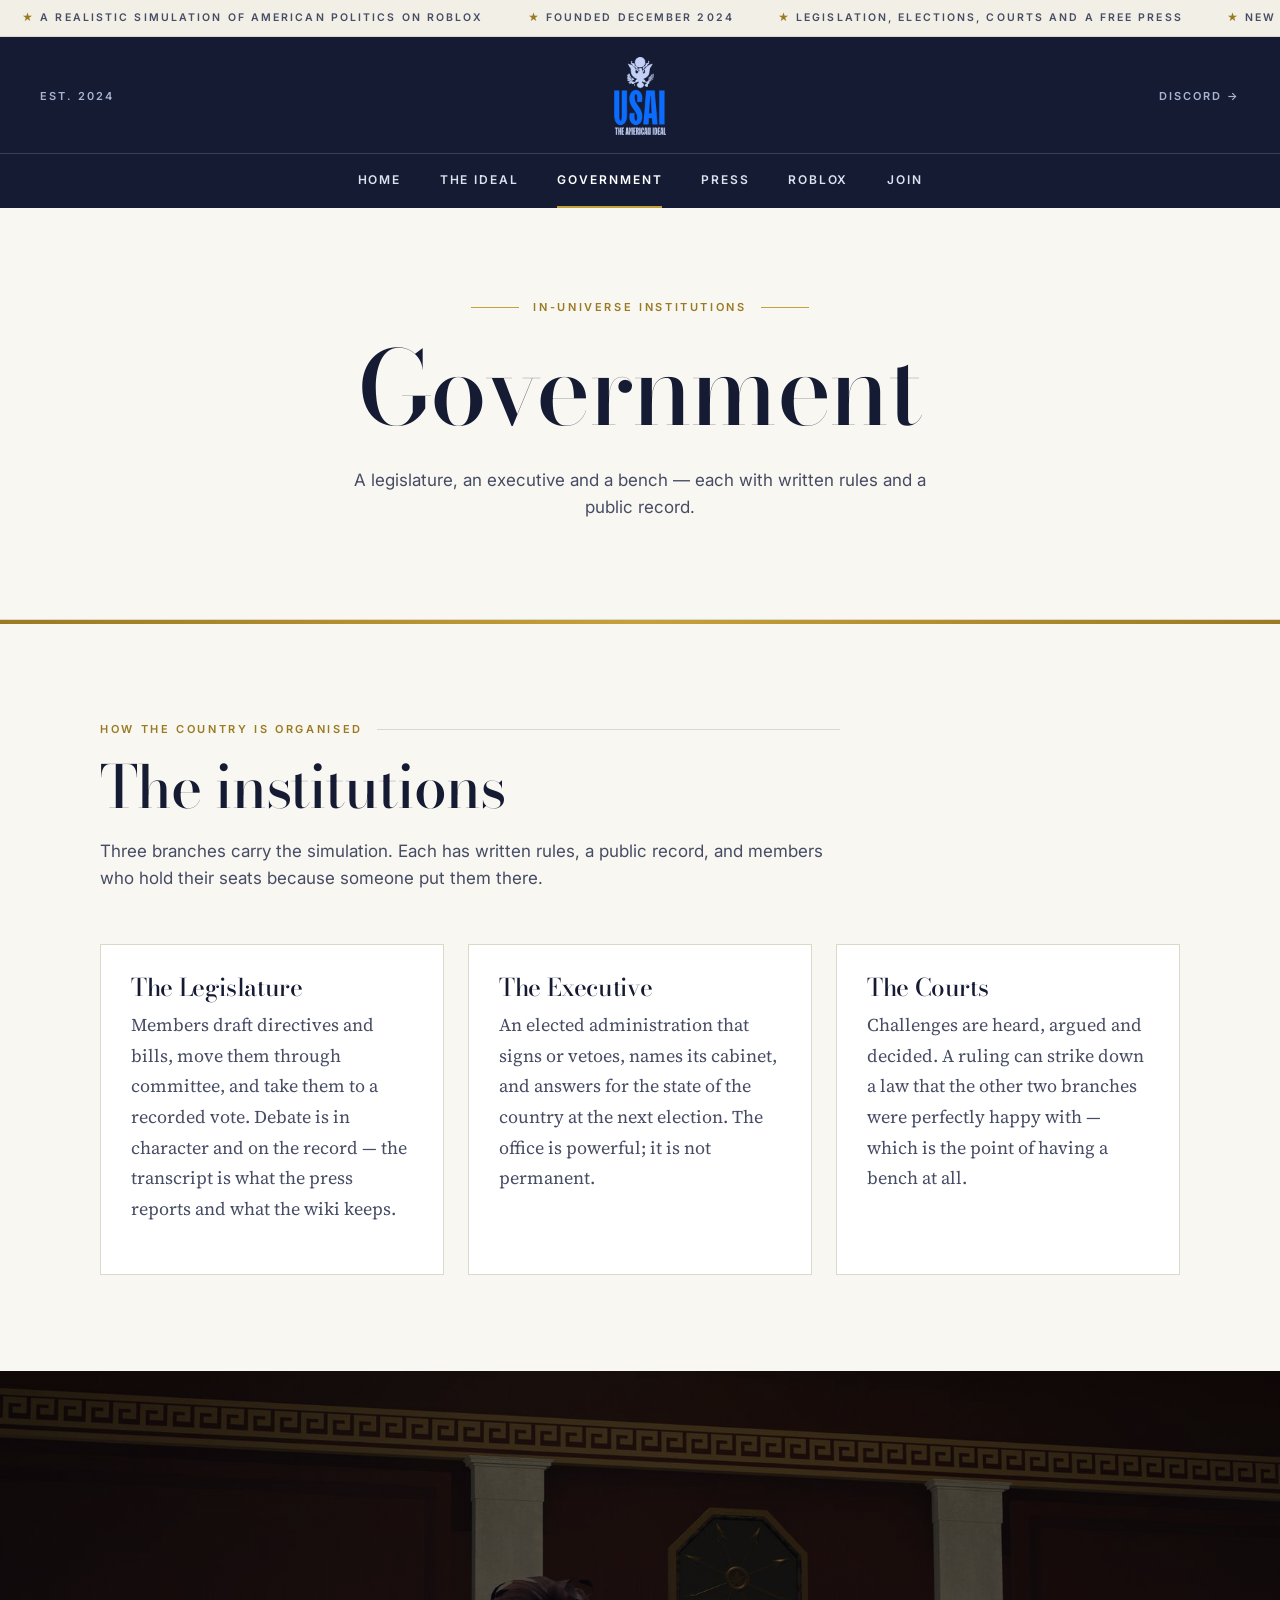
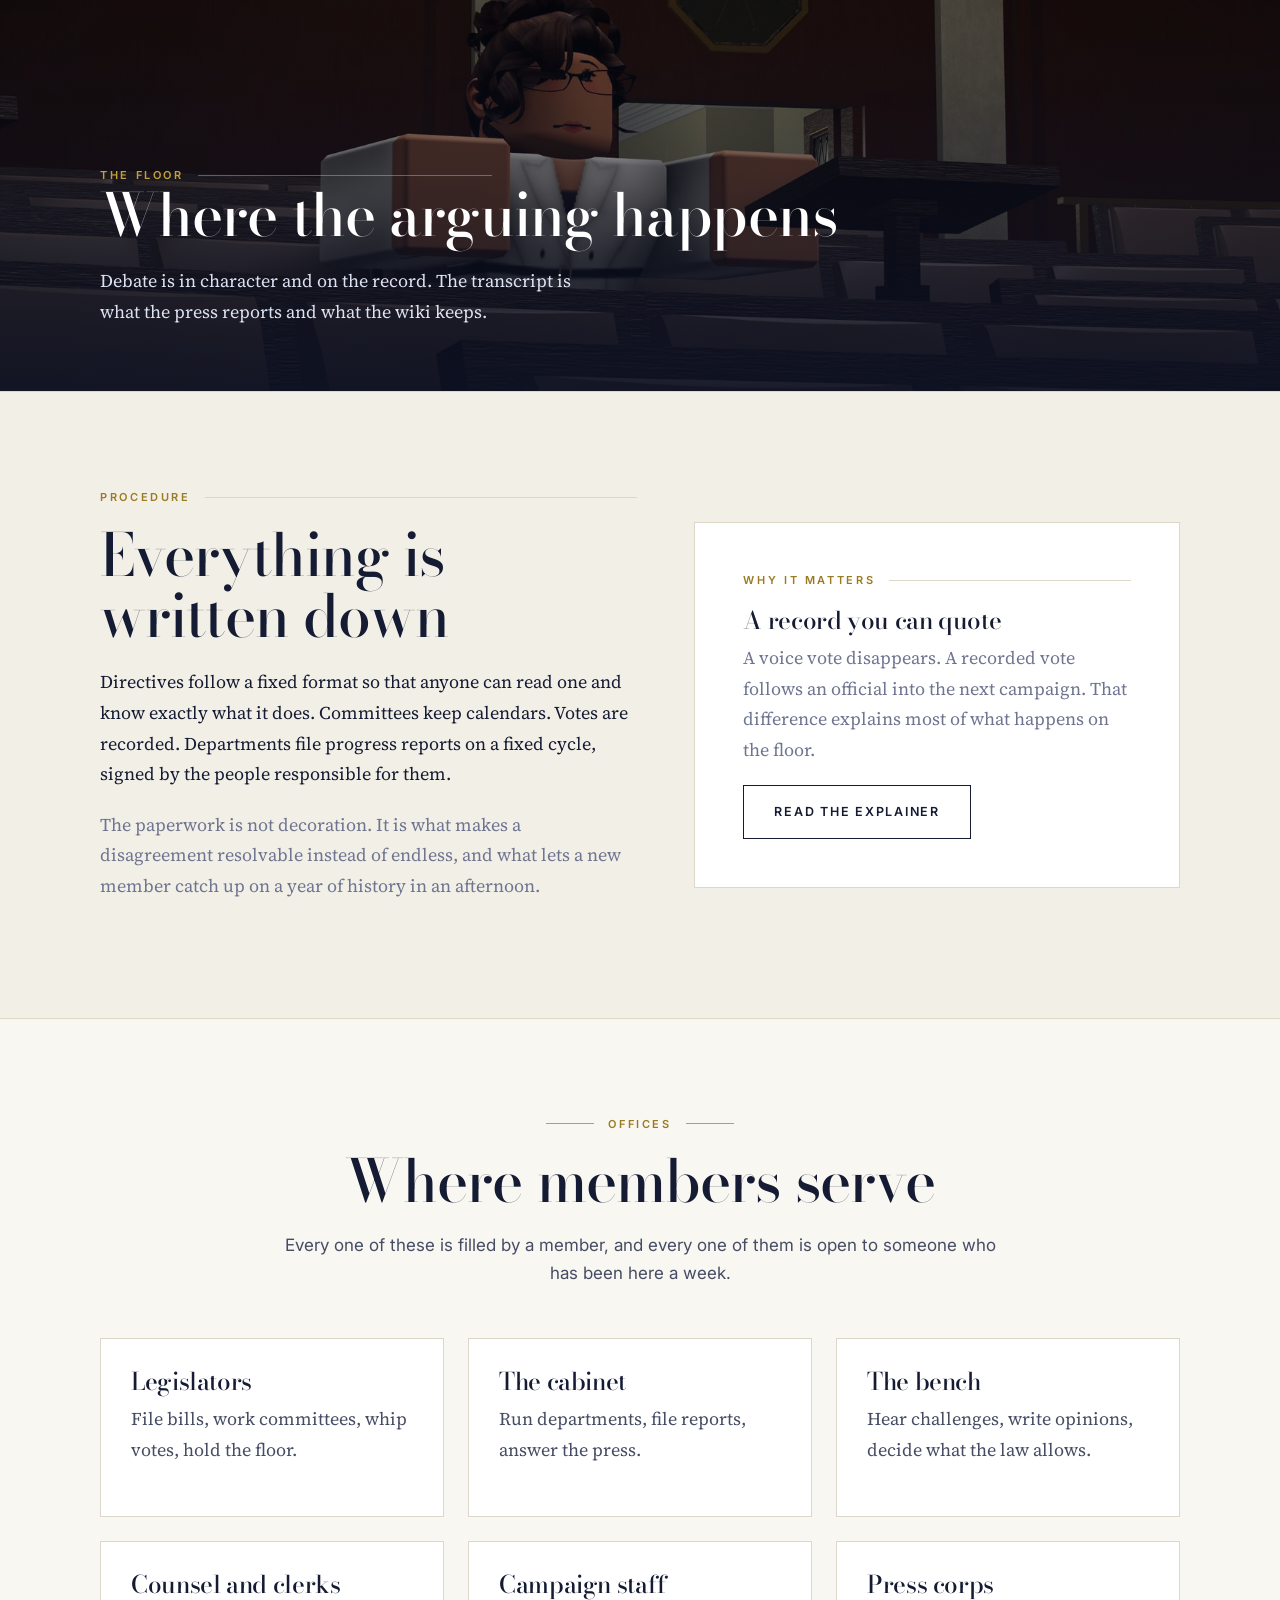
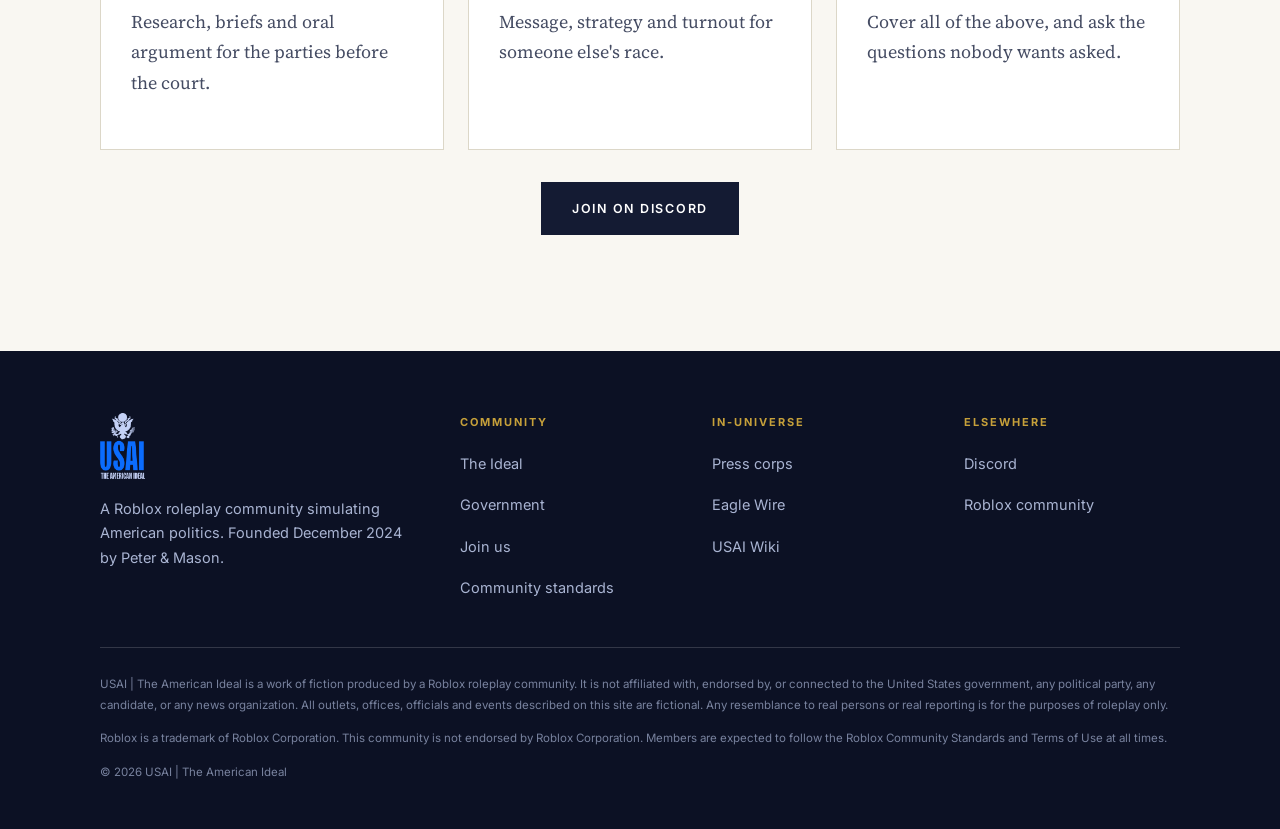
<file: government.html>
<!DOCTYPE html>
<html lang="en">
<head>
<meta charset="utf-8">
<meta name="viewport" content="width=device-width, initial-scale=1">
<title>Government — the institutions of USAI</title>
<meta name="description" content="The legislature, executive and courts of The American Ideal: how bills move, how votes are recorded, and which offices members can hold.">
<link rel="canonical" href="https://usamericanideal.com/government.html">
<meta name="theme-color" content="#141B33">
<meta property="og:type" content="website">
<meta property="og:title" content="Government — the institutions of USAI">
<meta property="og:description" content="The legislature, executive and courts of The American Ideal: how bills move, how votes are recorded, and which offices members can hold.">
<meta property="og:url" content="https://usamericanideal.com/government.html">
<meta property="og:image" content="https://usamericanideal.com/assets/usai-banner.png">
<meta property="og:site_name" content="USAI | The American Ideal">
<meta name="twitter:card" content="summary_large_image">
<link rel="icon" href="assets/usai-eagle.png" type="image/png">
<link rel="preconnect" href="https://fonts.googleapis.com">
<link rel="preconnect" href="https://fonts.gstatic.com" crossorigin>
<link href="https://fonts.googleapis.com/css2?family=Bodoni+Moda:ital,opsz,wght@0,6..96,400..700;1,6..96,400..600&family=Inter:wght@400;500;600;700&family=Source+Serif+4:opsz,wght@8..60,400..600&display=swap" rel="stylesheet">
<link rel="stylesheet" href="styles.css">

</head>
<body>
<a class="skip" href="#main">Skip to content</a>

<div class="marquee" aria-hidden="true">
  <div class="marquee-run"><span><b>&#9733;</b> A realistic simulation of American politics on Roblox</span><span><b>&#9733;</b> Founded December 2024</span><span><b>&#9733;</b> Legislation, elections, courts and a free press</span><span><b>&#9733;</b> New members welcome &mdash; join us on Discord</span><span><b>&#9733;</b> A realistic simulation of American politics on Roblox</span><span><b>&#9733;</b> Founded December 2024</span><span><b>&#9733;</b> Legislation, elections, courts and a free press</span><span><b>&#9733;</b> New members welcome &mdash; join us on Discord</span></div>
</div>

<header class="site-head">
  <div class="wrap head-top">
    <button class="menu-btn" type="button" aria-expanded="false" aria-controls="navbar"><span class="bars"></span>Menu</button>
    <span class="head-side" aria-hidden="true">Est. 2024</span>
    <a class="brand" href="index.html"><img src="assets/usai-logo.png" alt="USAI | The American Ideal" width="130" height="62"></a>
    <span class="head-side right"><a href="https://discord.gg/USAI" target="_blank" rel="noopener noreferrer">Discord &rarr;</a></span>
  </div>
  <div class="nav-bar" id="navbar">
    <div class="wrap">
      <nav class="nav" aria-label="Main">
        <a class="nav-link" href="index.html">Home</a>
        <a class="nav-link" href="about.html">The Ideal</a>
        <a class="nav-link" href="government.html" aria-current="page">Government</a>
        <a class="nav-link" href="press.html">Press</a>
        <a class="nav-link" href="roblox.html">Roblox</a>
        <a class="nav-link" href="join.html">Join</a>
      </nav>
    </div>
  </div>
</header>

<main id="main">

  <section class="hero">
    <div class="wrap hero-inner">
      <p class="eyebrow center">In-universe institutions</p>
      <h1>Government</h1>
      <p class="lead">A legislature, an executive and a bench &mdash; each with written rules and a public record.</p>
    </div>
  </section>
  <div class="gold-rule"></div>

  <section class="section">
    <div class="wrap">
      <div class="section-head reveal">
        <p class="eyebrow">How the country is organised</p>
        <h2>The institutions</h2>
        <p class="lead">Three branches carry the simulation. Each has written rules, a public record, and members who hold their seats because someone put them there.</p>
      </div>
      <div class="grid grid-3 reveal">
        <article class="card">
          <h3>The Legislature</h3>
          <p>Members draft directives and bills, move them through committee, and take them to a recorded vote. Debate is in character and on the record &mdash; the transcript is what the press reports and what the wiki keeps.</p>
        </article>
        <article class="card">
          <h3>The Executive</h3>
          <p>An elected administration that signs or vetoes, names its cabinet, and answers for the state of the country at the next election. The office is powerful; it is not permanent.</p>
        </article>
        <article class="card">
          <h3>The Courts</h3>
          <p>Challenges are heard, argued and decided. A ruling can strike down a law that the other two branches were perfectly happy with &mdash; which is the point of having a bench at all.</p>
        </article>
      </div>
    </div>
  </section>

  <section class="showcase bleed">
    <img src="assets/photos/chamber.jpg" alt="A member addressing an empty chamber before session." loading="lazy" decoding="async">
    <div class="showcase-body">
      <div class="wrap">
        <p class="eyebrow">The floor</p>
        <h2>Where the arguing happens</h2>
        <p>Debate is in character and on the record. The transcript is what the press reports and what the wiki keeps.</p>
      </div>
    </div>
  </section>

  <section class="section section-tint">
    <div class="wrap split">
      <div class="reveal">
        <p class="eyebrow">Procedure</p>
        <h2>Everything is written down</h2>
        <p>Directives follow a fixed format so that anyone can read one and know exactly what it does. Committees keep calendars. Votes are recorded. Departments file progress reports on a fixed cycle, signed by the people responsible for them.</p>
        <p class="muted">The paperwork is not decoration. It is what makes a disagreement resolvable instead of endless, and what lets a new member catch up on a year of history in an afternoon.</p>
      </div>
      <div class="panel reveal">
        <p class="eyebrow">Why it matters</p>
        <h3>A record you can quote</h3>
        <p class="muted">A voice vote disappears. A recorded vote follows an official into the next campaign. That difference explains most of what happens on the floor.</p>
        <a class="btn btn-ghost" href="wire/article.html?id=what-a-recorded-vote-actually-means">Read the explainer</a>
      </div>
    </div>
  </section>

  <section class="section">
    <div class="wrap">
      <div class="section-head center reveal">
        <p class="eyebrow center">Offices</p>
        <h2>Where members serve</h2>
        <p class="lead">Every one of these is filled by a member, and every one of them is open to someone who has been here a week.</p>
      </div>
      <div class="grid grid-3 reveal">
        <article class="card"><h3>Legislators</h3><p>File bills, work committees, whip votes, hold the floor.</p></article>
        <article class="card"><h3>The cabinet</h3><p>Run departments, file reports, answer the press.</p></article>
        <article class="card"><h3>The bench</h3><p>Hear challenges, write opinions, decide what the law allows.</p></article>
        <article class="card"><h3>Counsel and clerks</h3><p>Research, briefs and oral argument for the parties before the court.</p></article>
        <article class="card"><h3>Campaign staff</h3><p>Message, strategy and turnout for someone else's race.</p></article>
        <article class="card"><h3>Press corps</h3><p>Cover all of the above, and ask the questions nobody wants asked.</p></article>
      </div>
      <p style="margin-top:32px;text-align:center"><a class="btn btn-primary" href="https://discord.gg/USAI" target="_blank" rel="noopener noreferrer">Join on Discord</a></p>
    </div>
  </section>

</main>

<footer class="site-foot">
  <div class="wrap">
    <div class="foot-grid">
      <div>
        <img src="assets/usai-logo.png" alt="USAI | The American Ideal" width="140" height="66">
        <p style="font-family:var(--ui);font-size:14.5px;max-width:34ch;margin:0">A Roblox roleplay community simulating American politics. Founded December 2024 by Peter &amp; Mason.</p>
      </div>
      <div>
        <h4>Community</h4>
        <ul>
          <li><a href="about.html">The Ideal</a></li>
          <li><a href="government.html">Government</a></li>
          <li><a href="join.html">Join us</a></li>
          <li><a href="join.html#conduct">Community standards</a></li>
        </ul>
      </div>
      <div>
        <h4>In-universe</h4>
        <ul>
          <li><a href="press.html">Press corps</a></li>
          <li><a href="wire/index.html">Eagle Wire</a></li>
          <li><a href="https://usai.miraheze.org/wiki/Main_Page" target="_blank" rel="noopener noreferrer">USAI Wiki</a></li>
        </ul>
      </div>
      <div>
        <h4>Elsewhere</h4>
        <ul>
          <li><a href="https://discord.gg/USAI" target="_blank" rel="noopener noreferrer">Discord</a></li>
          <li><a href="https://www.roblox.com/communities/35400491/USAI-The-American-Ideal#!/about" target="_blank" rel="noopener noreferrer">Roblox community</a></li>
        </ul>
      </div>
    </div>
    <div class="foot-bottom">
      <p>USAI | The American Ideal is a work of fiction produced by a Roblox roleplay community. It is not affiliated with, endorsed by, or connected to the United States government, any political party, any candidate, or any news organization. All outlets, offices, officials and events described on this site are fictional. Any resemblance to real persons or real reporting is for the purposes of roleplay only.</p>
      <p>Roblox is a trademark of Roblox Corporation. This community is not endorsed by Roblox Corporation. Members are expected to follow the Roblox Community Standards and Terms of Use at all times.</p>
      <p>&copy; <span data-year>2026</span> USAI | The American Ideal</p>
    </div>
  </div>
</footer>

<script src="app.js" defer></script>
</body>
</html>
</file>
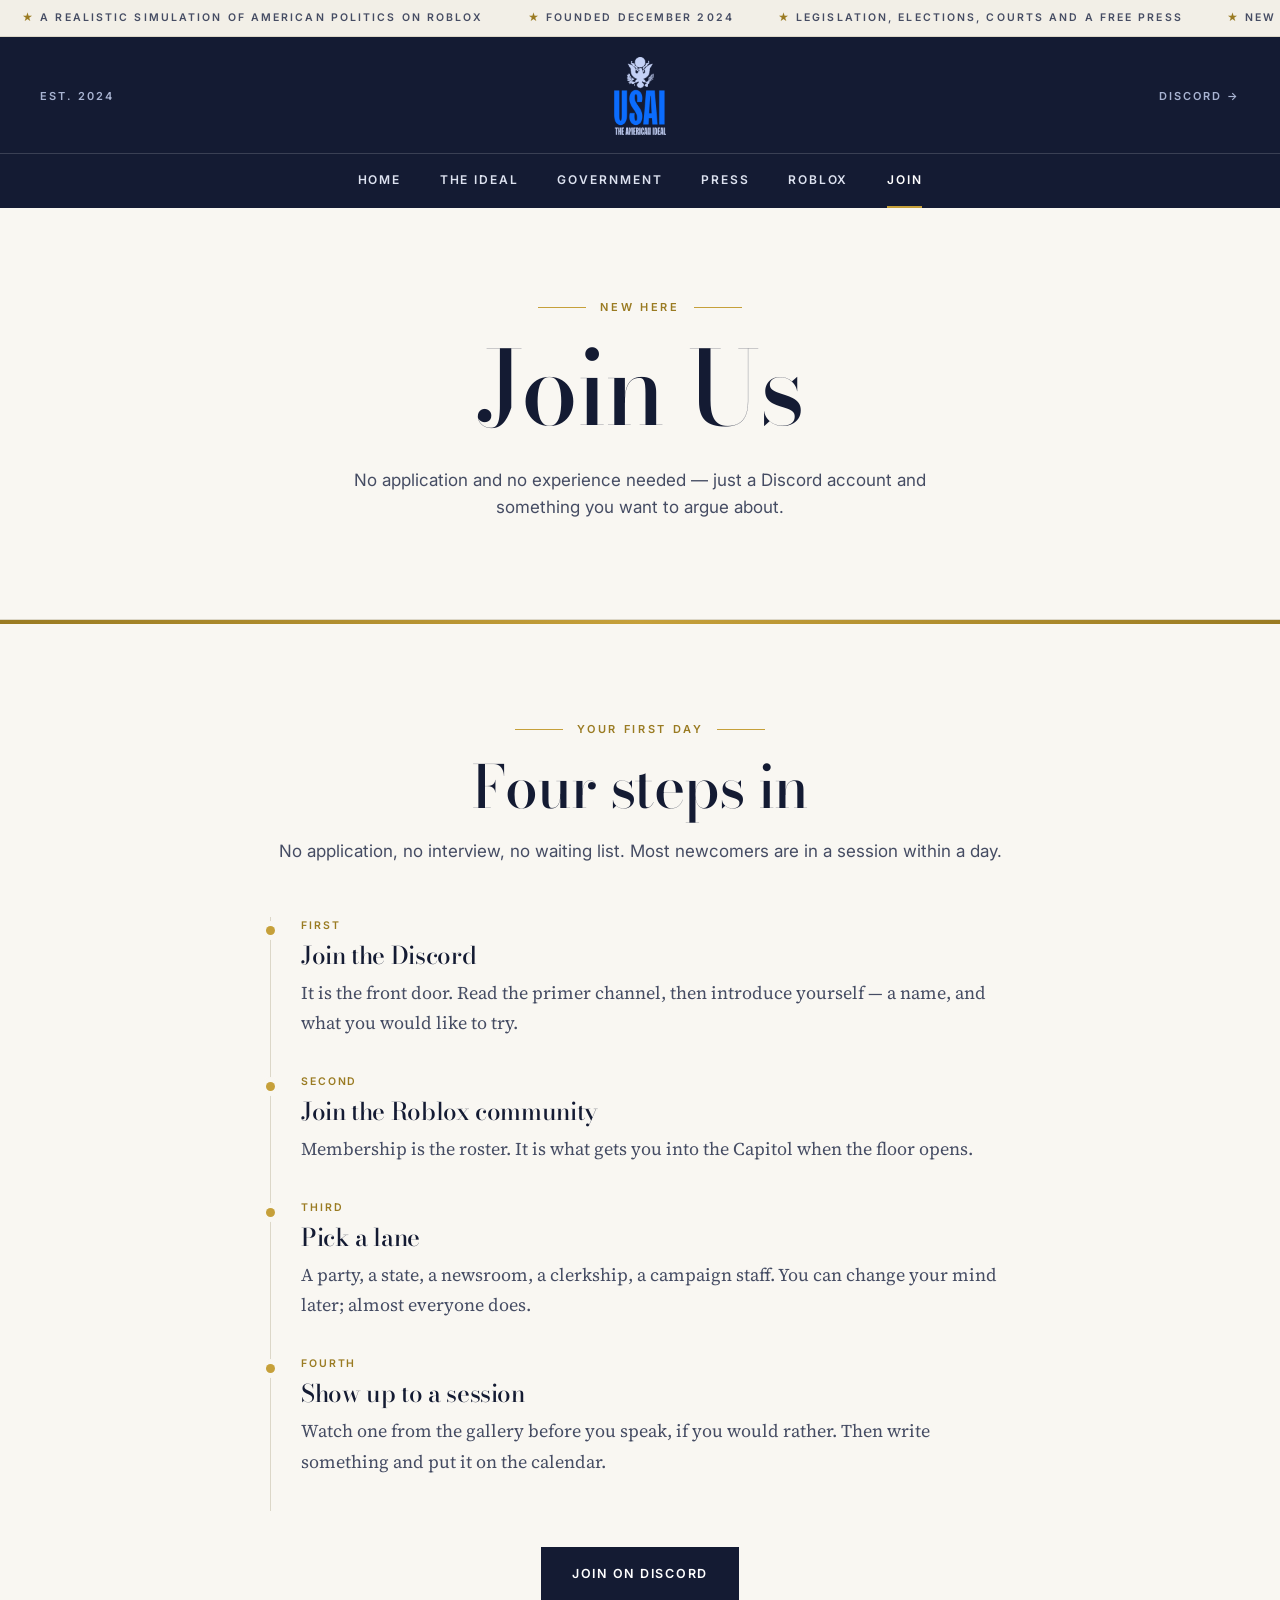
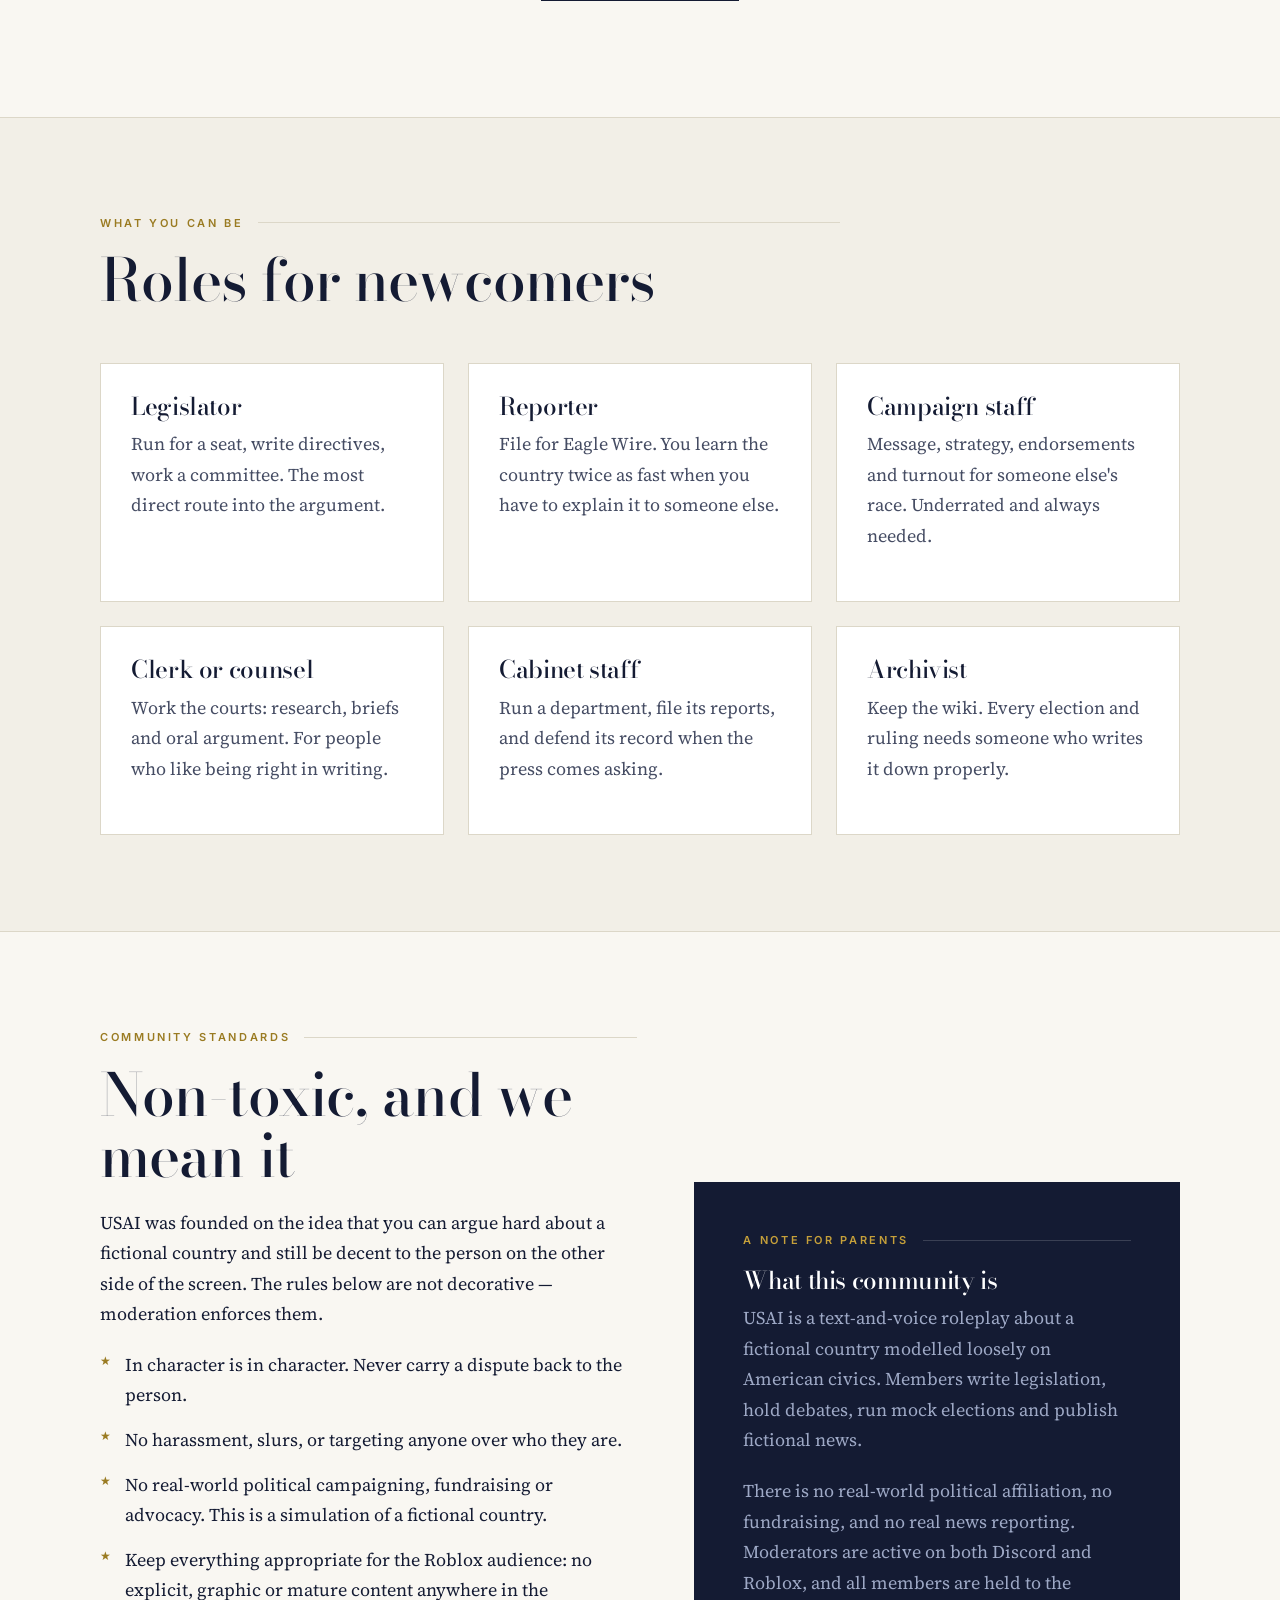
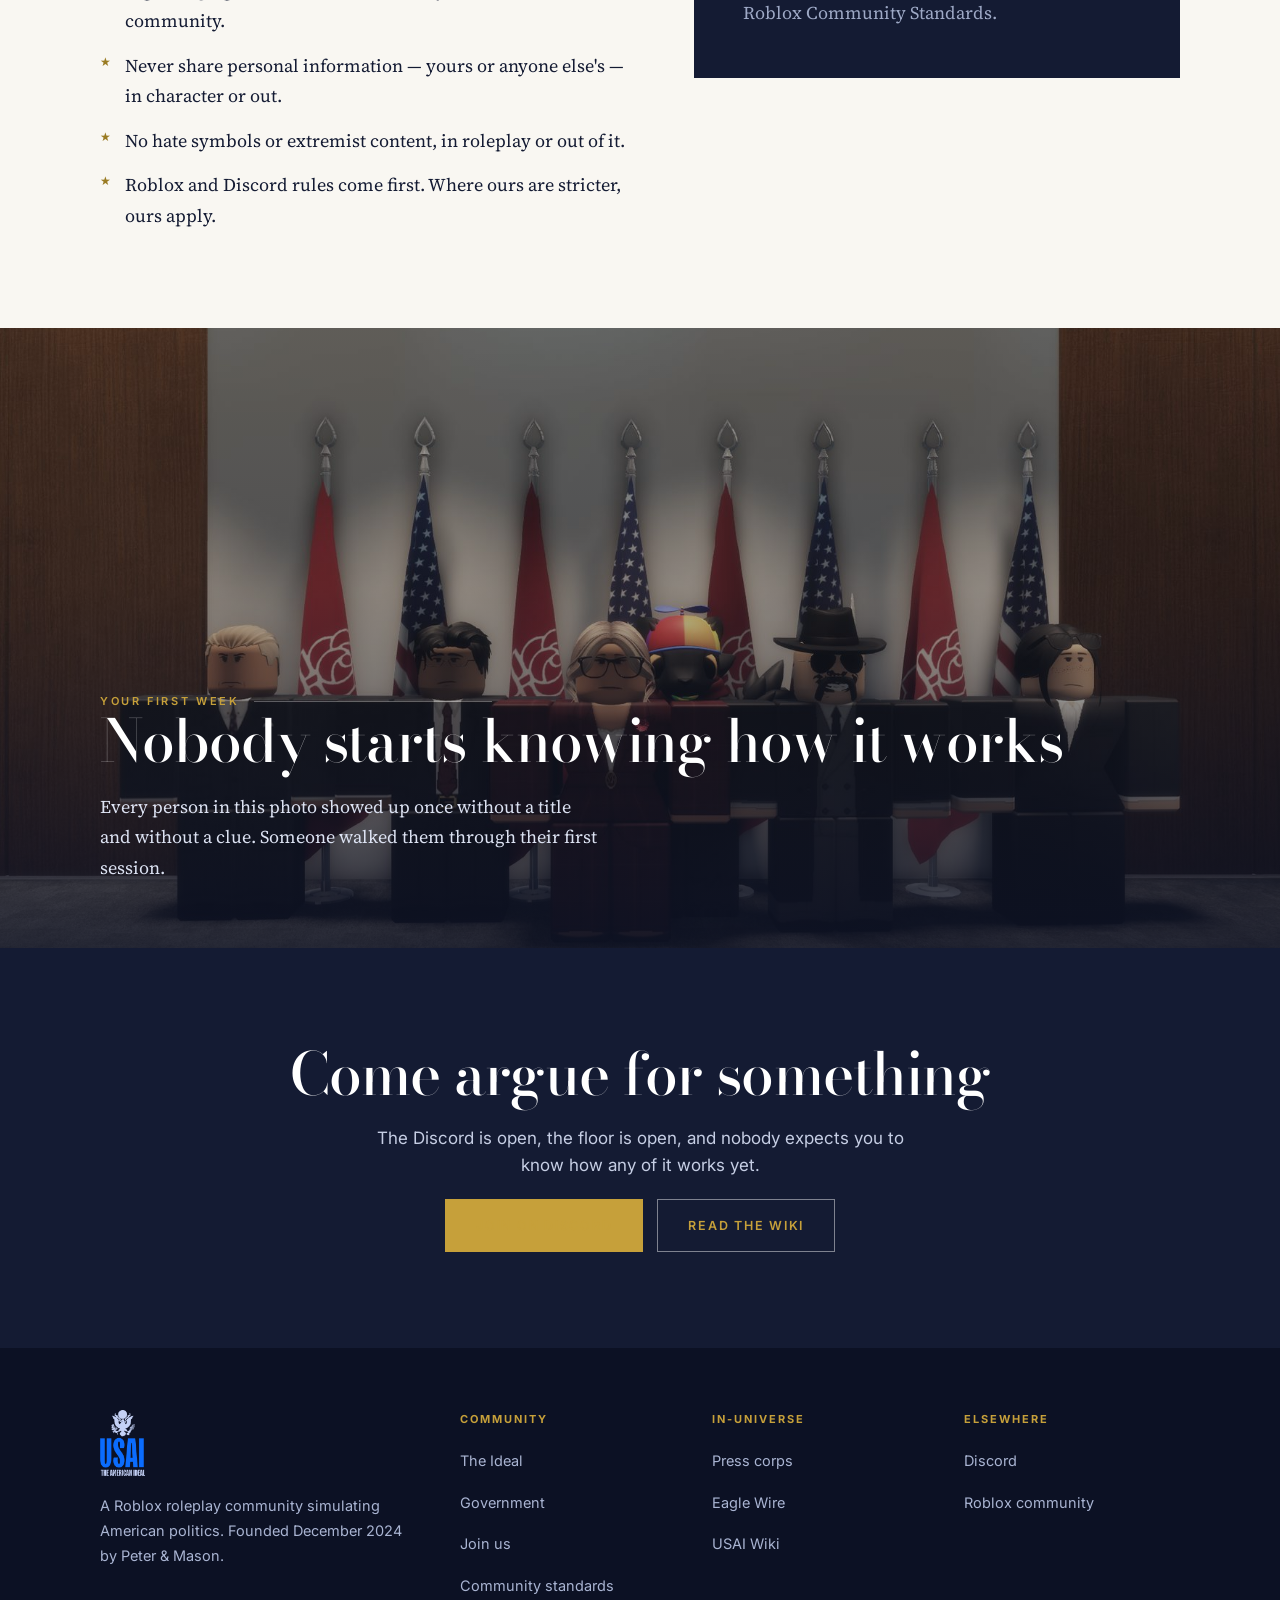
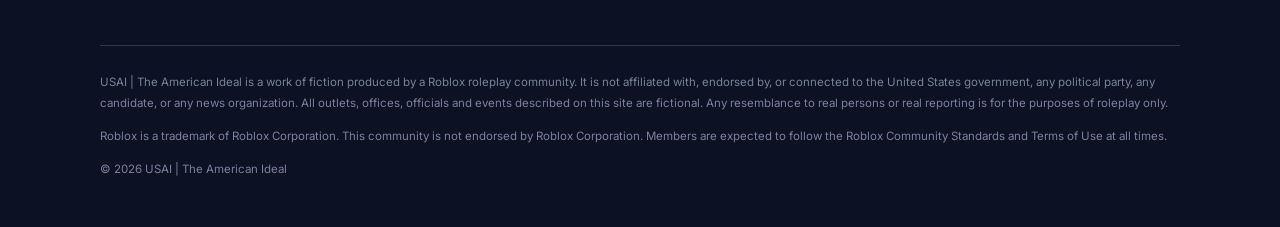
<file: join.html>
<!DOCTYPE html>
<html lang="en">
<head>
<meta charset="utf-8">
<meta name="viewport" content="width=device-width, initial-scale=1">
<title>Join USAI | The American Ideal</title>
<meta name="description" content="How to join The American Ideal: Discord, the Roblox community, the roles open to newcomers, and the community standards we hold everyone to.">
<link rel="canonical" href="https://usamericanideal.com/join.html">
<meta name="theme-color" content="#141B33">
<meta property="og:type" content="website">
<meta property="og:title" content="Join USAI | The American Ideal">
<meta property="og:description" content="How to join The American Ideal: Discord, the Roblox community, the roles open to newcomers, and the community standards we hold everyone to.">
<meta property="og:url" content="https://usamericanideal.com/join.html">
<meta property="og:image" content="https://usamericanideal.com/assets/usai-banner.png">
<meta property="og:site_name" content="USAI | The American Ideal">
<meta name="twitter:card" content="summary_large_image">
<link rel="icon" href="assets/usai-eagle.png" type="image/png">
<link rel="preconnect" href="https://fonts.googleapis.com">
<link rel="preconnect" href="https://fonts.gstatic.com" crossorigin>
<link href="https://fonts.googleapis.com/css2?family=Bodoni+Moda:ital,opsz,wght@0,6..96,400..700;1,6..96,400..600&family=Inter:wght@400;500;600;700&family=Source+Serif+4:opsz,wght@8..60,400..600&display=swap" rel="stylesheet">
<link rel="stylesheet" href="styles.css">

</head>
<body>
<a class="skip" href="#main">Skip to content</a>

<div class="marquee" aria-hidden="true">
  <div class="marquee-run"><span><b>&#9733;</b> A realistic simulation of American politics on Roblox</span><span><b>&#9733;</b> Founded December 2024</span><span><b>&#9733;</b> Legislation, elections, courts and a free press</span><span><b>&#9733;</b> New members welcome &mdash; join us on Discord</span><span><b>&#9733;</b> A realistic simulation of American politics on Roblox</span><span><b>&#9733;</b> Founded December 2024</span><span><b>&#9733;</b> Legislation, elections, courts and a free press</span><span><b>&#9733;</b> New members welcome &mdash; join us on Discord</span></div>
</div>

<header class="site-head">
  <div class="wrap head-top">
    <button class="menu-btn" type="button" aria-expanded="false" aria-controls="navbar"><span class="bars"></span>Menu</button>
    <span class="head-side" aria-hidden="true">Est. 2024</span>
    <a class="brand" href="index.html"><img src="assets/usai-logo.png" alt="USAI | The American Ideal" width="130" height="62"></a>
    <span class="head-side right"><a href="https://discord.gg/USAI" target="_blank" rel="noopener noreferrer">Discord &rarr;</a></span>
  </div>
  <div class="nav-bar" id="navbar">
    <div class="wrap">
      <nav class="nav" aria-label="Main">
        <a class="nav-link" href="index.html">Home</a>
        <a class="nav-link" href="about.html">The Ideal</a>
        <a class="nav-link" href="government.html">Government</a>
        <a class="nav-link" href="press.html">Press</a>
        <a class="nav-link" href="roblox.html">Roblox</a>
        <a class="nav-link" href="join.html" aria-current="page">Join</a>
      </nav>
    </div>
  </div>
</header>

<main id="main">

  <section class="hero">
    <div class="wrap hero-inner">
      <p class="eyebrow center">New here</p>
      <h1>Join Us</h1>
      <p class="lead">No application and no experience needed &mdash; just a Discord account and something you want to argue about.</p>
    </div>
  </section>
  <div class="gold-rule"></div>

  <section class="section">
    <div class="wrap">
      <div class="section-head center reveal">
        <p class="eyebrow center">Your first day</p>
        <h2>Four steps in</h2>
        <p class="lead">No application, no interview, no waiting list. Most newcomers are in a session within a day.</p>
      </div>
      <ul class="timeline reveal" style="max-width:740px;margin-inline:auto">
        <li><span class="when">First</span><h3>Join the Discord</h3><p>It is the front door. Read the primer channel, then introduce yourself &mdash; a name, and what you would like to try.</p></li>
        <li><span class="when">Second</span><h3>Join the Roblox community</h3><p>Membership is the roster. It is what gets you into the Capitol when the floor opens.</p></li>
        <li><span class="when">Third</span><h3>Pick a lane</h3><p>A party, a state, a newsroom, a clerkship, a campaign staff. You can change your mind later; almost everyone does.</p></li>
        <li><span class="when">Fourth</span><h3>Show up to a session</h3><p>Watch one from the gallery before you speak, if you would rather. Then write something and put it on the calendar.</p></li>
      </ul>
      <p style="text-align:center;margin-top:36px"><a class="btn btn-primary" href="https://discord.gg/USAI" target="_blank" rel="noopener noreferrer">Join on Discord</a></p>
    </div>
  </section>

  <section class="section section-tint">
    <div class="wrap">
      <div class="section-head reveal">
        <p class="eyebrow">What you can be</p>
        <h2>Roles for newcomers</h2>
      </div>
      <div class="grid grid-3 reveal">
        <article class="card"><h3>Legislator</h3><p>Run for a seat, write directives, work a committee. The most direct route into the argument.</p></article>
        <article class="card"><h3>Reporter</h3><p>File for Eagle Wire. You learn the country twice as fast when you have to explain it to someone else.</p></article>
        <article class="card"><h3>Campaign staff</h3><p>Message, strategy, endorsements and turnout for someone else's race. Underrated and always needed.</p></article>
        <article class="card"><h3>Clerk or counsel</h3><p>Work the courts: research, briefs and oral argument. For people who like being right in writing.</p></article>
        <article class="card"><h3>Cabinet staff</h3><p>Run a department, file its reports, and defend its record when the press comes asking.</p></article>
        <article class="card"><h3>Archivist</h3><p>Keep the wiki. Every election and ruling needs someone who writes it down properly.</p></article>
      </div>
    </div>
  </section>

  <section class="section" id="conduct">
    <div class="wrap split">
      <div class="reveal">
        <p class="eyebrow">Community standards</p>
        <h2>Non-toxic, and we mean it</h2>
        <p>USAI was founded on the idea that you can argue hard about a fictional country and still be decent to the person on the other side of the screen. The rules below are not decorative &mdash; moderation enforces them.</p>
        <ul class="rules">
          <li>In character is in character. Never carry a dispute back to the person.</li>
          <li>No harassment, slurs, or targeting anyone over who they are.</li>
          <li>No real-world political campaigning, fundraising or advocacy. This is a simulation of a fictional country.</li>
          <li>Keep everything appropriate for the Roblox audience: no explicit, graphic or mature content anywhere in the community.</li>
          <li>Never share personal information &mdash; yours or anyone else's &mdash; in character or out.</li>
          <li>No hate symbols or extremist content, in roleplay or out of it.</li>
          <li>Roblox and Discord rules come first. Where ours are stricter, ours apply.</li>
        </ul>
      </div>
      <div class="panel panel-navy reveal">
        <p class="eyebrow">A note for parents</p>
        <h3>What this community is</h3>
        <p class="muted">USAI is a text-and-voice roleplay about a fictional country modelled loosely on American civics. Members write legislation, hold debates, run mock elections and publish fictional news.</p>
        <p class="muted" style="margin-bottom:0">There is no real-world political affiliation, no fundraising, and no real news reporting. Moderators are active on both Discord and Roblox, and all members are held to the Roblox Community Standards.</p>
      </div>
    </div>
  </section>

  <section class="showcase bleed">
    <img src="assets/photos/cabinet.jpg" alt="Members standing together in front of the flags." loading="lazy" decoding="async">
    <div class="showcase-body">
      <div class="wrap">
        <p class="eyebrow">Your first week</p>
        <h2>Nobody starts knowing how it works</h2>
        <p>Every person in this photo showed up once without a title and without a clue. Someone walked them through their first session.</p>
      </div>
    </div>
  </section>

  <section class="section section-navy">
    <div class="wrap" style="text-align:center">
      <h2>Come argue for something</h2>
      <p class="lead" style="max-width:540px;margin-inline:auto">The Discord is open, the floor is open, and nobody expects you to know how any of it works yet.</p>
      <div class="hero-cta">
        <a class="btn btn-gold" href="https://discord.gg/USAI" target="_blank" rel="noopener noreferrer">Join on Discord</a>
        <a class="btn btn-outline-light" href="https://usai.miraheze.org/wiki/Main_Page" target="_blank" rel="noopener noreferrer">Read the wiki</a>
      </div>
    </div>
  </section>

</main>

<footer class="site-foot">
  <div class="wrap">
    <div class="foot-grid">
      <div>
        <img src="assets/usai-logo.png" alt="USAI | The American Ideal" width="140" height="66">
        <p style="font-family:var(--ui);font-size:14.5px;max-width:34ch;margin:0">A Roblox roleplay community simulating American politics. Founded December 2024 by Peter &amp; Mason.</p>
      </div>
      <div>
        <h4>Community</h4>
        <ul>
          <li><a href="about.html">The Ideal</a></li>
          <li><a href="government.html">Government</a></li>
          <li><a href="join.html">Join us</a></li>
          <li><a href="join.html#conduct">Community standards</a></li>
        </ul>
      </div>
      <div>
        <h4>In-universe</h4>
        <ul>
          <li><a href="press.html">Press corps</a></li>
          <li><a href="wire/index.html">Eagle Wire</a></li>
          <li><a href="https://usai.miraheze.org/wiki/Main_Page" target="_blank" rel="noopener noreferrer">USAI Wiki</a></li>
        </ul>
      </div>
      <div>
        <h4>Elsewhere</h4>
        <ul>
          <li><a href="https://discord.gg/USAI" target="_blank" rel="noopener noreferrer">Discord</a></li>
          <li><a href="https://www.roblox.com/communities/35400491/USAI-The-American-Ideal#!/about" target="_blank" rel="noopener noreferrer">Roblox community</a></li>
        </ul>
      </div>
    </div>
    <div class="foot-bottom">
      <p>USAI | The American Ideal is a work of fiction produced by a Roblox roleplay community. It is not affiliated with, endorsed by, or connected to the United States government, any political party, any candidate, or any news organization. All outlets, offices, officials and events described on this site are fictional. Any resemblance to real persons or real reporting is for the purposes of roleplay only.</p>
      <p>Roblox is a trademark of Roblox Corporation. This community is not endorsed by Roblox Corporation. Members are expected to follow the Roblox Community Standards and Terms of Use at all times.</p>
      <p>&copy; <span data-year>2026</span> USAI | The American Ideal</p>
    </div>
  </div>
</footer>

<script src="app.js" defer></script>
</body>
</html>
</file>
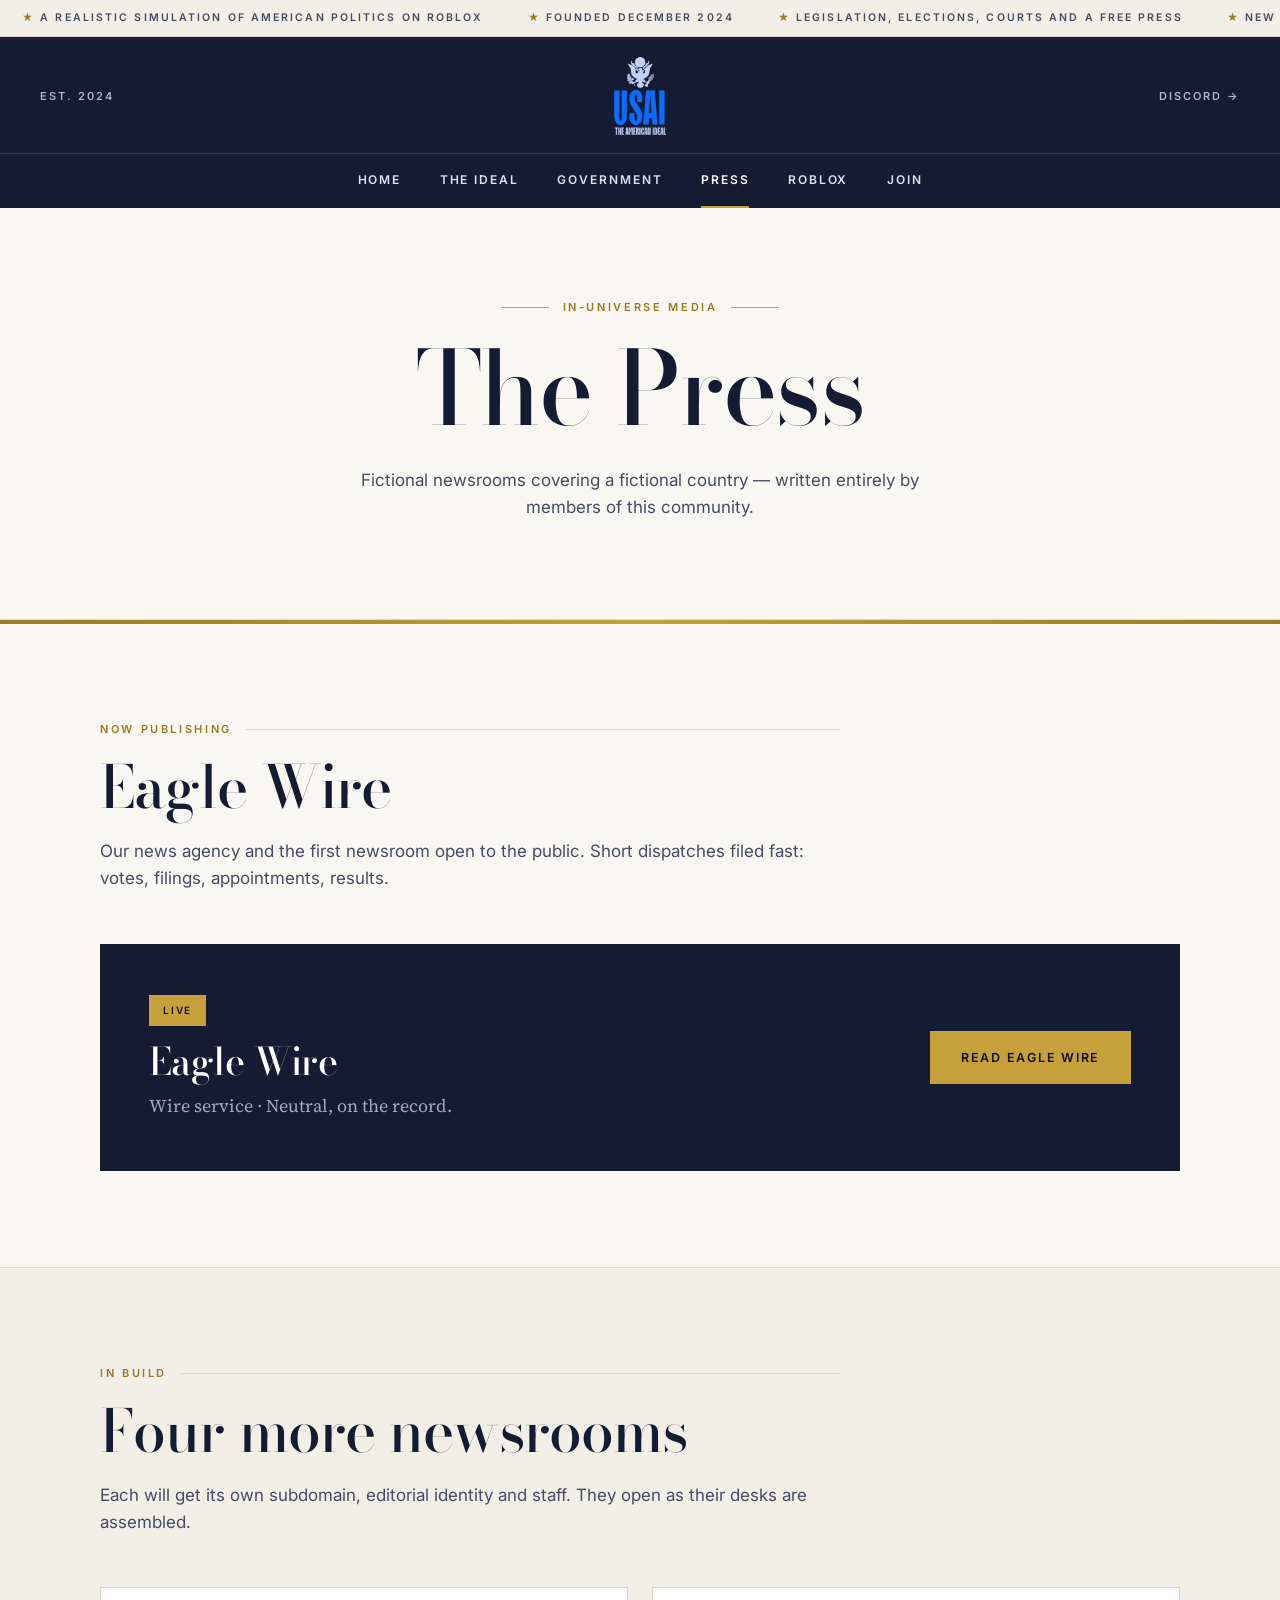
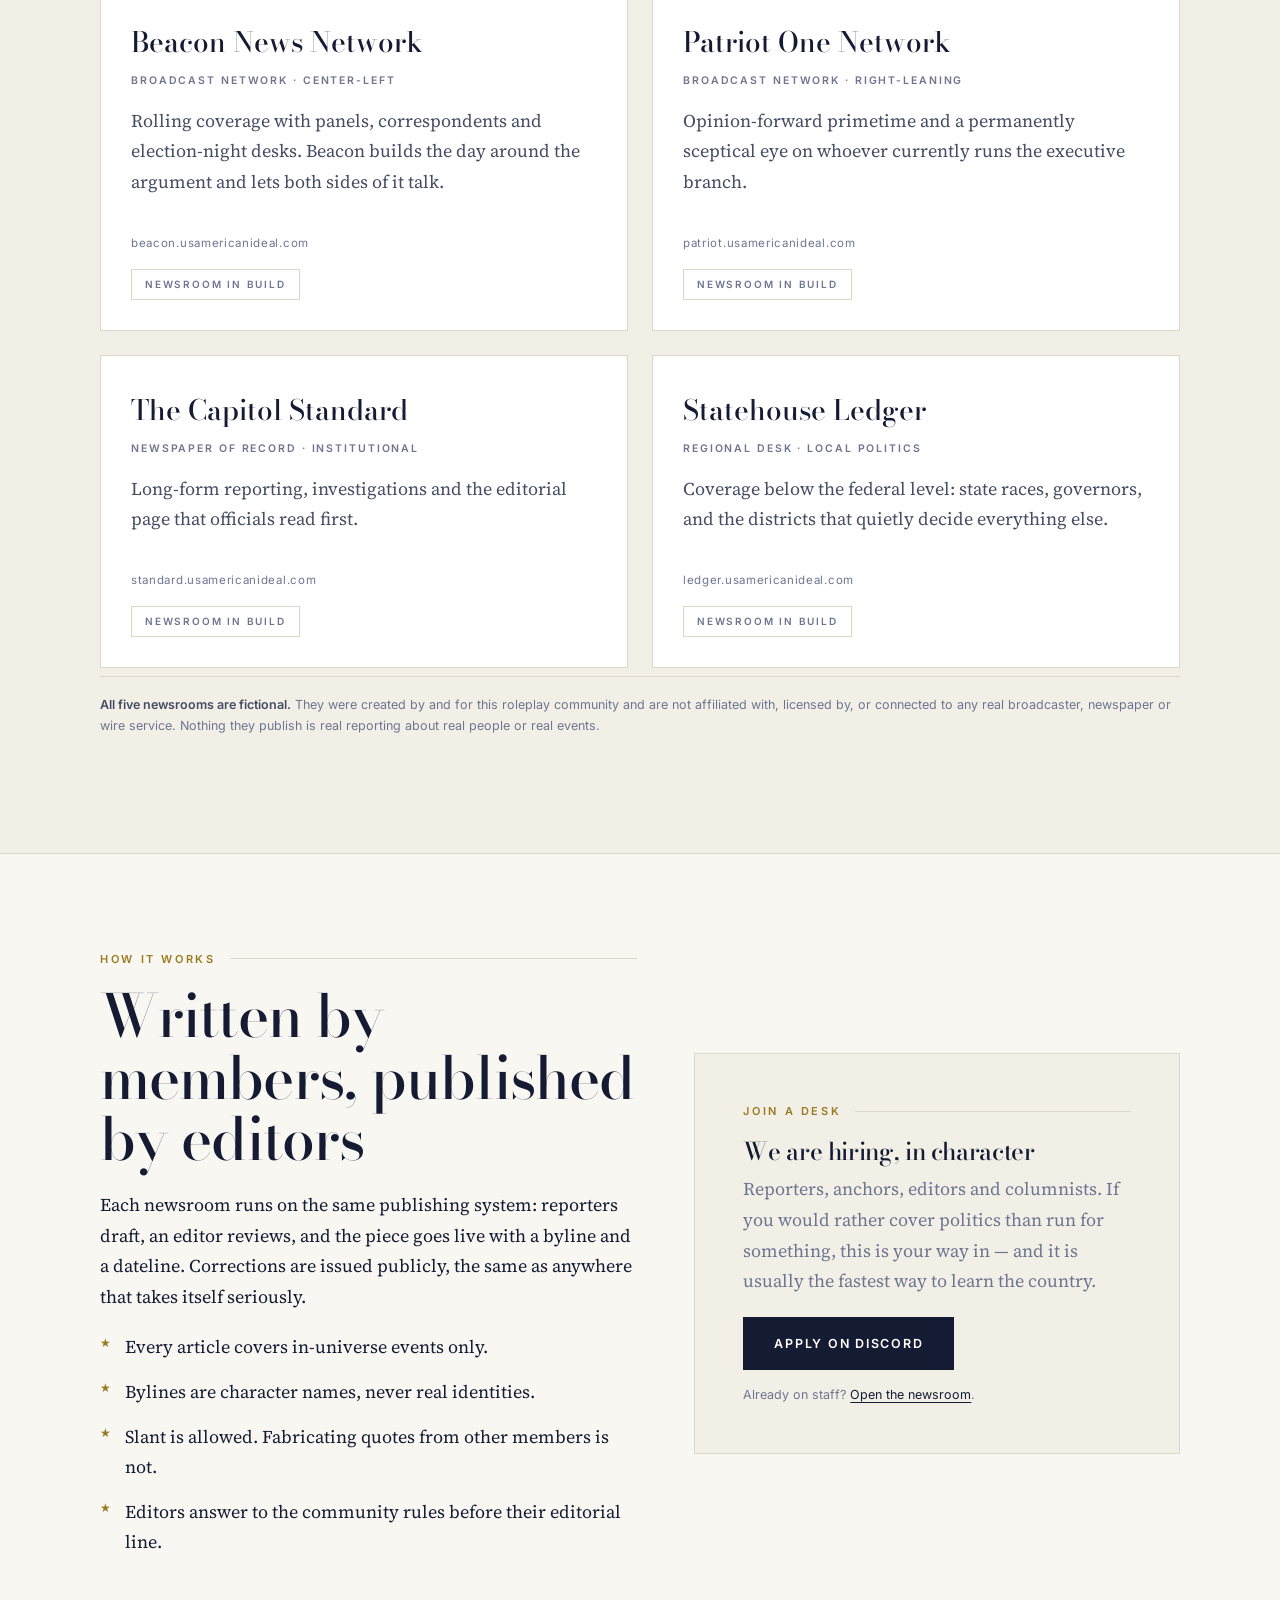
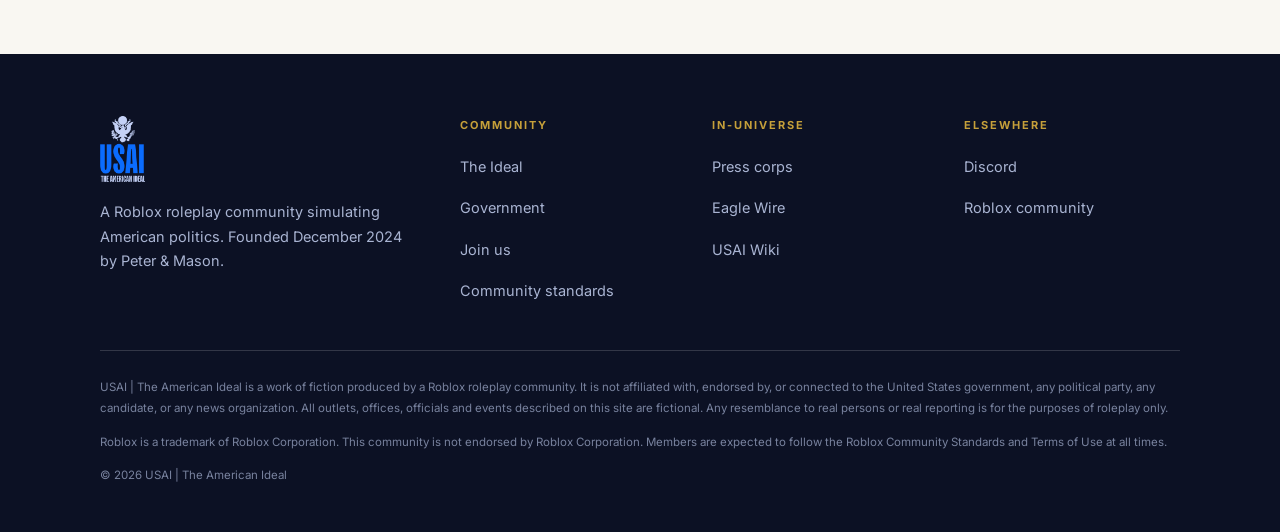
<file: press.html>
<!DOCTYPE html>
<html lang="en">
<head>
<meta charset="utf-8">
<meta name="viewport" content="width=device-width, initial-scale=1">
<title>Press corps — the newsrooms of USAI</title>
<meta name="description" content="Eagle Wire is the live in-universe news agency of The American Ideal, with four more fictional newsrooms in build. All coverage is roleplay.">
<link rel="canonical" href="https://usamericanideal.com/press.html">
<meta name="theme-color" content="#141B33">
<meta property="og:type" content="website">
<meta property="og:title" content="Press corps — the newsrooms of USAI">
<meta property="og:description" content="Eagle Wire is the live in-universe news agency of The American Ideal, with four more fictional newsrooms in build. All coverage is roleplay.">
<meta property="og:url" content="https://usamericanideal.com/press.html">
<meta property="og:image" content="https://usamericanideal.com/assets/usai-banner.png">
<meta property="og:site_name" content="USAI | The American Ideal">
<meta name="twitter:card" content="summary_large_image">
<link rel="icon" href="assets/usai-eagle.png" type="image/png">
<link rel="preconnect" href="https://fonts.googleapis.com">
<link rel="preconnect" href="https://fonts.gstatic.com" crossorigin>
<link href="https://fonts.googleapis.com/css2?family=Bodoni+Moda:ital,opsz,wght@0,6..96,400..700;1,6..96,400..600&family=Inter:wght@400;500;600;700&family=Source+Serif+4:opsz,wght@8..60,400..600&display=swap" rel="stylesheet">
<link rel="stylesheet" href="styles.css">

</head>
<body>
<a class="skip" href="#main">Skip to content</a>

<div class="marquee" aria-hidden="true">
  <div class="marquee-run"><span><b>&#9733;</b> A realistic simulation of American politics on Roblox</span><span><b>&#9733;</b> Founded December 2024</span><span><b>&#9733;</b> Legislation, elections, courts and a free press</span><span><b>&#9733;</b> New members welcome &mdash; join us on Discord</span><span><b>&#9733;</b> A realistic simulation of American politics on Roblox</span><span><b>&#9733;</b> Founded December 2024</span><span><b>&#9733;</b> Legislation, elections, courts and a free press</span><span><b>&#9733;</b> New members welcome &mdash; join us on Discord</span></div>
</div>

<header class="site-head">
  <div class="wrap head-top">
    <button class="menu-btn" type="button" aria-expanded="false" aria-controls="navbar"><span class="bars"></span>Menu</button>
    <span class="head-side" aria-hidden="true">Est. 2024</span>
    <a class="brand" href="index.html"><img src="assets/usai-logo.png" alt="USAI | The American Ideal" width="130" height="62"></a>
    <span class="head-side right"><a href="https://discord.gg/USAI" target="_blank" rel="noopener noreferrer">Discord &rarr;</a></span>
  </div>
  <div class="nav-bar" id="navbar">
    <div class="wrap">
      <nav class="nav" aria-label="Main">
        <a class="nav-link" href="index.html">Home</a>
        <a class="nav-link" href="about.html">The Ideal</a>
        <a class="nav-link" href="government.html">Government</a>
        <a class="nav-link" href="press.html" aria-current="page">Press</a>
        <a class="nav-link" href="roblox.html">Roblox</a>
        <a class="nav-link" href="join.html">Join</a>
      </nav>
    </div>
  </div>
</header>

<main id="main">

  <section class="hero">
    <div class="wrap hero-inner">
      <p class="eyebrow center">In-universe media</p>
      <h1>The Press</h1>
      <p class="lead">Fictional newsrooms covering a fictional country &mdash; written entirely by members of this community.</p>
    </div>
  </section>
  <div class="gold-rule"></div>

  <section class="section">
    <div class="wrap">
      

      <div class="section-head reveal">
        <p class="eyebrow">Now publishing</p>
        <h2>Eagle Wire</h2>
        <p class="lead">Our news agency and the first newsroom open to the public. Short dispatches filed fast: votes, filings, appointments, results.</p>
      </div>

      <div class="panel panel-navy reveal" style="display:flex;flex-wrap:wrap;gap:28px;align-items:center;justify-content:space-between">
        <div style="flex:1 1 340px">
          <span class="badge badge-live">Live</span>
          <h3 style="font-size:38px;margin:16px 0 10px">Eagle Wire</h3>
          <p class="muted" style="margin-bottom:0">Wire service &middot; Neutral, on the record.</p>
        </div>
        <a class="btn btn-gold" href="wire/index.html">Read Eagle Wire</a>
      </div>
    </div>
  </section>

  <section class="section section-tint">
    <div class="wrap">
      <div class="section-head reveal">
        <p class="eyebrow">In build</p>
        <h2>Four more newsrooms</h2>
        <p class="lead">Each will get its own subdomain, editorial identity and staff. They open as their desks are assembled.</p>
      </div>
      <div class="grid grid-2 reveal">
        <article class="card">
          <div class="outlet-mark">Beacon News Network</div>
          <div class="outlet-kind">Broadcast network &middot; Center-left</div>
          <p>Rolling coverage with panels, correspondents and election-night desks. Beacon builds the day around the argument and lets both sides of it talk.</p>
          <div class="card-foot">
            <div class="outlet-url">beacon.usamericanideal.com</div>
            <p style="margin:14px 0 0"><span class="badge">Newsroom in build</span></p>
          </div>
        </article>
        <article class="card">
          <div class="outlet-mark">Patriot One Network</div>
          <div class="outlet-kind">Broadcast network &middot; Right-leaning</div>
          <p>Opinion-forward primetime and a permanently sceptical eye on whoever currently runs the executive branch.</p>
          <div class="card-foot">
            <div class="outlet-url">patriot.usamericanideal.com</div>
            <p style="margin:14px 0 0"><span class="badge">Newsroom in build</span></p>
          </div>
        </article>
        <article class="card">
          <div class="outlet-mark">The Capitol Standard</div>
          <div class="outlet-kind">Newspaper of record &middot; Institutional</div>
          <p>Long-form reporting, investigations and the editorial page that officials read first.</p>
          <div class="card-foot">
            <div class="outlet-url">standard.usamericanideal.com</div>
            <p style="margin:14px 0 0"><span class="badge">Newsroom in build</span></p>
          </div>
        </article>
        <article class="card">
          <div class="outlet-mark">Statehouse Ledger</div>
          <div class="outlet-kind">Regional desk &middot; Local politics</div>
          <p>Coverage below the federal level: state races, governors, and the districts that quietly decide everything else.</p>
          <div class="card-foot">
            <div class="outlet-url">ledger.usamericanideal.com</div>
            <p style="margin:14px 0 0"><span class="badge">Newsroom in build</span></p>
          </div>
        </article>
      </div>
      <p class="smallprint reveal"><strong>All five newsrooms are fictional.</strong> They were created by and for this roleplay community and are not affiliated with, licensed by, or connected to any real broadcaster, newspaper or wire service. Nothing they publish is real reporting about real people or real events.</p>
    </div>
  </section>

  <section class="section">
    <div class="wrap split">
      <div class="reveal">
        <p class="eyebrow">How it works</p>
        <h2>Written by members, published by editors</h2>
        <p>Each newsroom runs on the same publishing system: reporters draft, an editor reviews, and the piece goes live with a byline and a dateline. Corrections are issued publicly, the same as anywhere that takes itself seriously.</p>
        <ul class="rules">
          <li>Every article covers in-universe events only.</li>
          <li>Bylines are character names, never real identities.</li>
          <li>Slant is allowed. Fabricating quotes from other members is not.</li>
          <li>Editors answer to the community rules before their editorial line.</li>
        </ul>
      </div>
      <div class="panel panel-tint reveal">
        <p class="eyebrow">Join a desk</p>
        <h3>We are hiring, in character</h3>
        <p class="muted">Reporters, anchors, editors and columnists. If you would rather cover politics than run for something, this is your way in &mdash; and it is usually the fastest way to learn the country.</p>
        <a class="btn btn-primary" href="https://discord.gg/USAI" target="_blank" rel="noopener noreferrer">Apply on Discord</a>
        <p class="hint" style="font-family:var(--ui);font-size:12.5px;color:var(--ink-3);margin:14px 0 0">Already on staff? <a href="wire/admin.html">Open the newsroom</a>.</p>
      </div>
    </div>
  </section>

</main>

<footer class="site-foot">
  <div class="wrap">
    <div class="foot-grid">
      <div>
        <img src="assets/usai-logo.png" alt="USAI | The American Ideal" width="140" height="66">
        <p style="font-family:var(--ui);font-size:14.5px;max-width:34ch;margin:0">A Roblox roleplay community simulating American politics. Founded December 2024 by Peter &amp; Mason.</p>
      </div>
      <div>
        <h4>Community</h4>
        <ul>
          <li><a href="about.html">The Ideal</a></li>
          <li><a href="government.html">Government</a></li>
          <li><a href="join.html">Join us</a></li>
          <li><a href="join.html#conduct">Community standards</a></li>
        </ul>
      </div>
      <div>
        <h4>In-universe</h4>
        <ul>
          <li><a href="press.html">Press corps</a></li>
          <li><a href="wire/index.html">Eagle Wire</a></li>
          <li><a href="https://usai.miraheze.org/wiki/Main_Page" target="_blank" rel="noopener noreferrer">USAI Wiki</a></li>
        </ul>
      </div>
      <div>
        <h4>Elsewhere</h4>
        <ul>
          <li><a href="https://discord.gg/USAI" target="_blank" rel="noopener noreferrer">Discord</a></li>
          <li><a href="https://www.roblox.com/communities/35400491/USAI-The-American-Ideal#!/about" target="_blank" rel="noopener noreferrer">Roblox community</a></li>
        </ul>
      </div>
    </div>
    <div class="foot-bottom">
      <p>USAI | The American Ideal is a work of fiction produced by a Roblox roleplay community. It is not affiliated with, endorsed by, or connected to the United States government, any political party, any candidate, or any news organization. All outlets, offices, officials and events described on this site are fictional. Any resemblance to real persons or real reporting is for the purposes of roleplay only.</p>
      <p>Roblox is a trademark of Roblox Corporation. This community is not endorsed by Roblox Corporation. Members are expected to follow the Roblox Community Standards and Terms of Use at all times.</p>
      <p>&copy; <span data-year>2026</span> USAI | The American Ideal</p>
    </div>
  </div>
</footer>

<script src="app.js" defer></script>
</body>
</html>
</file>
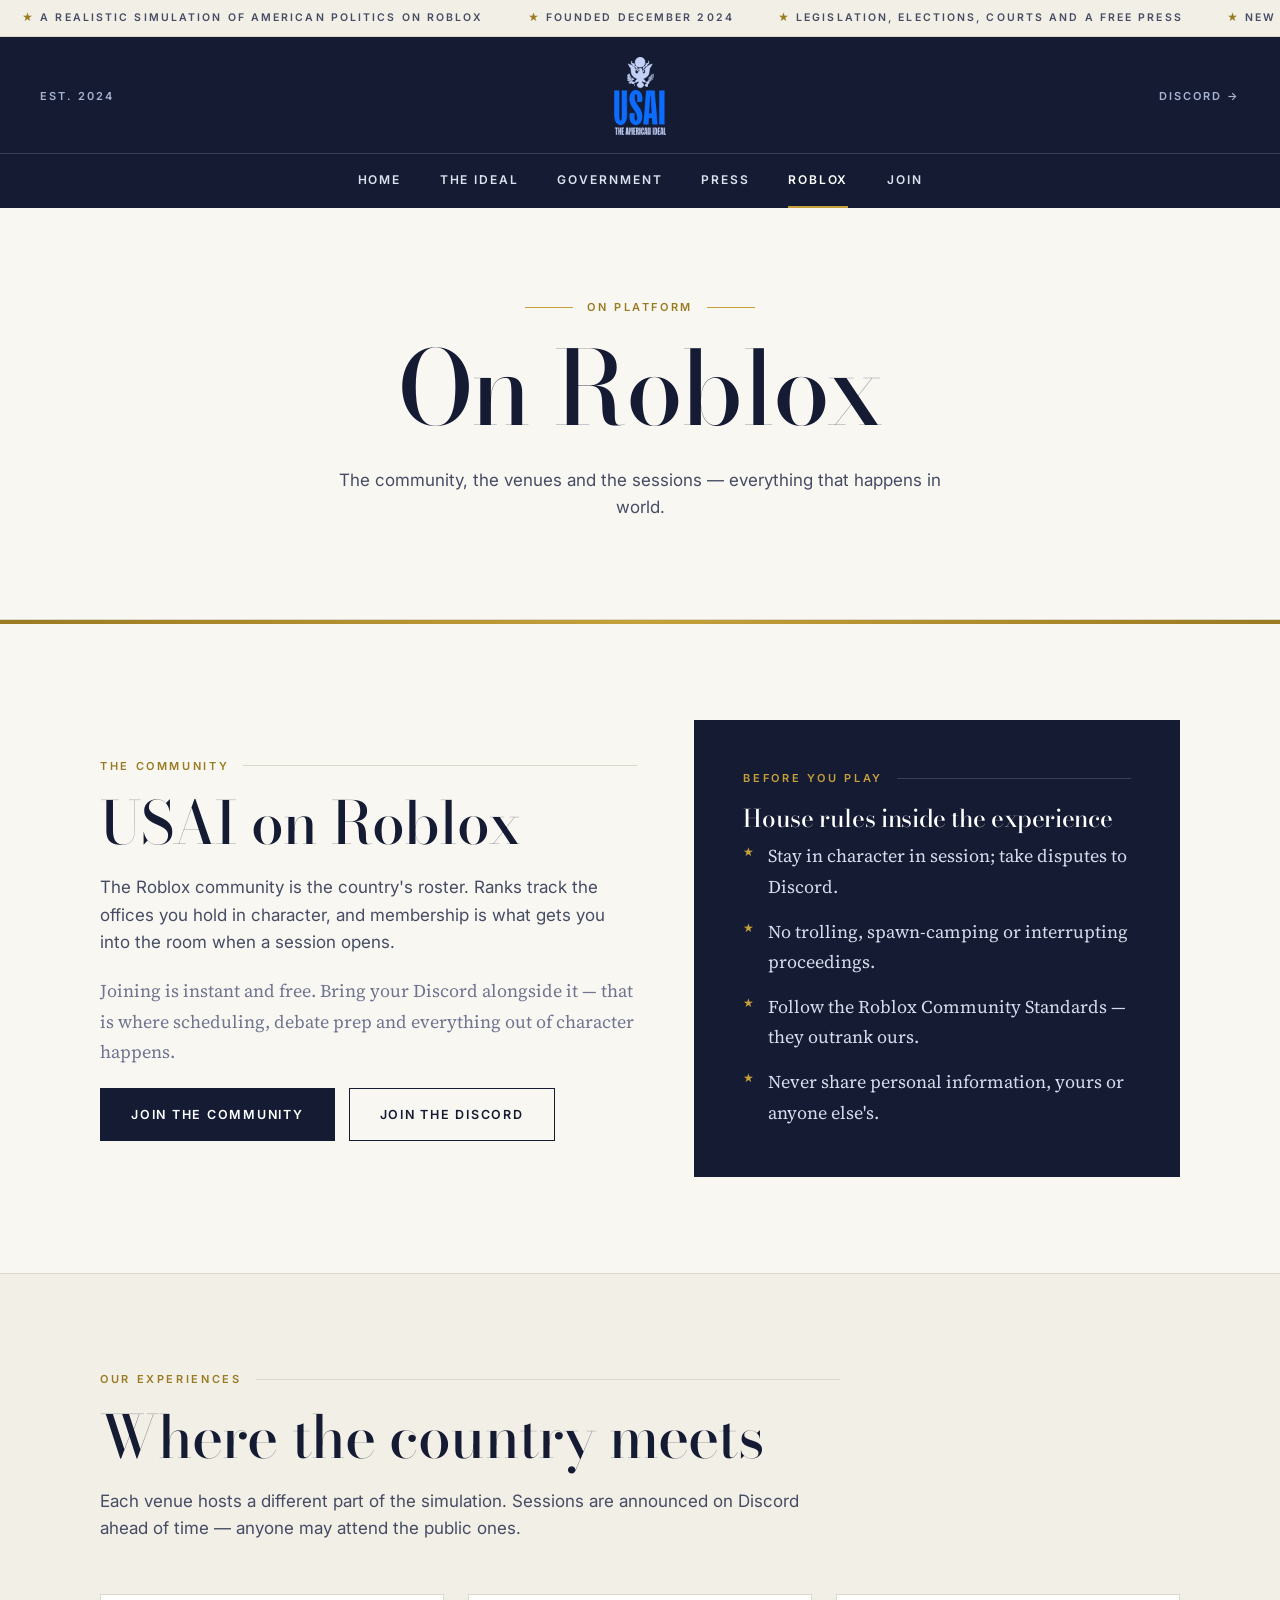
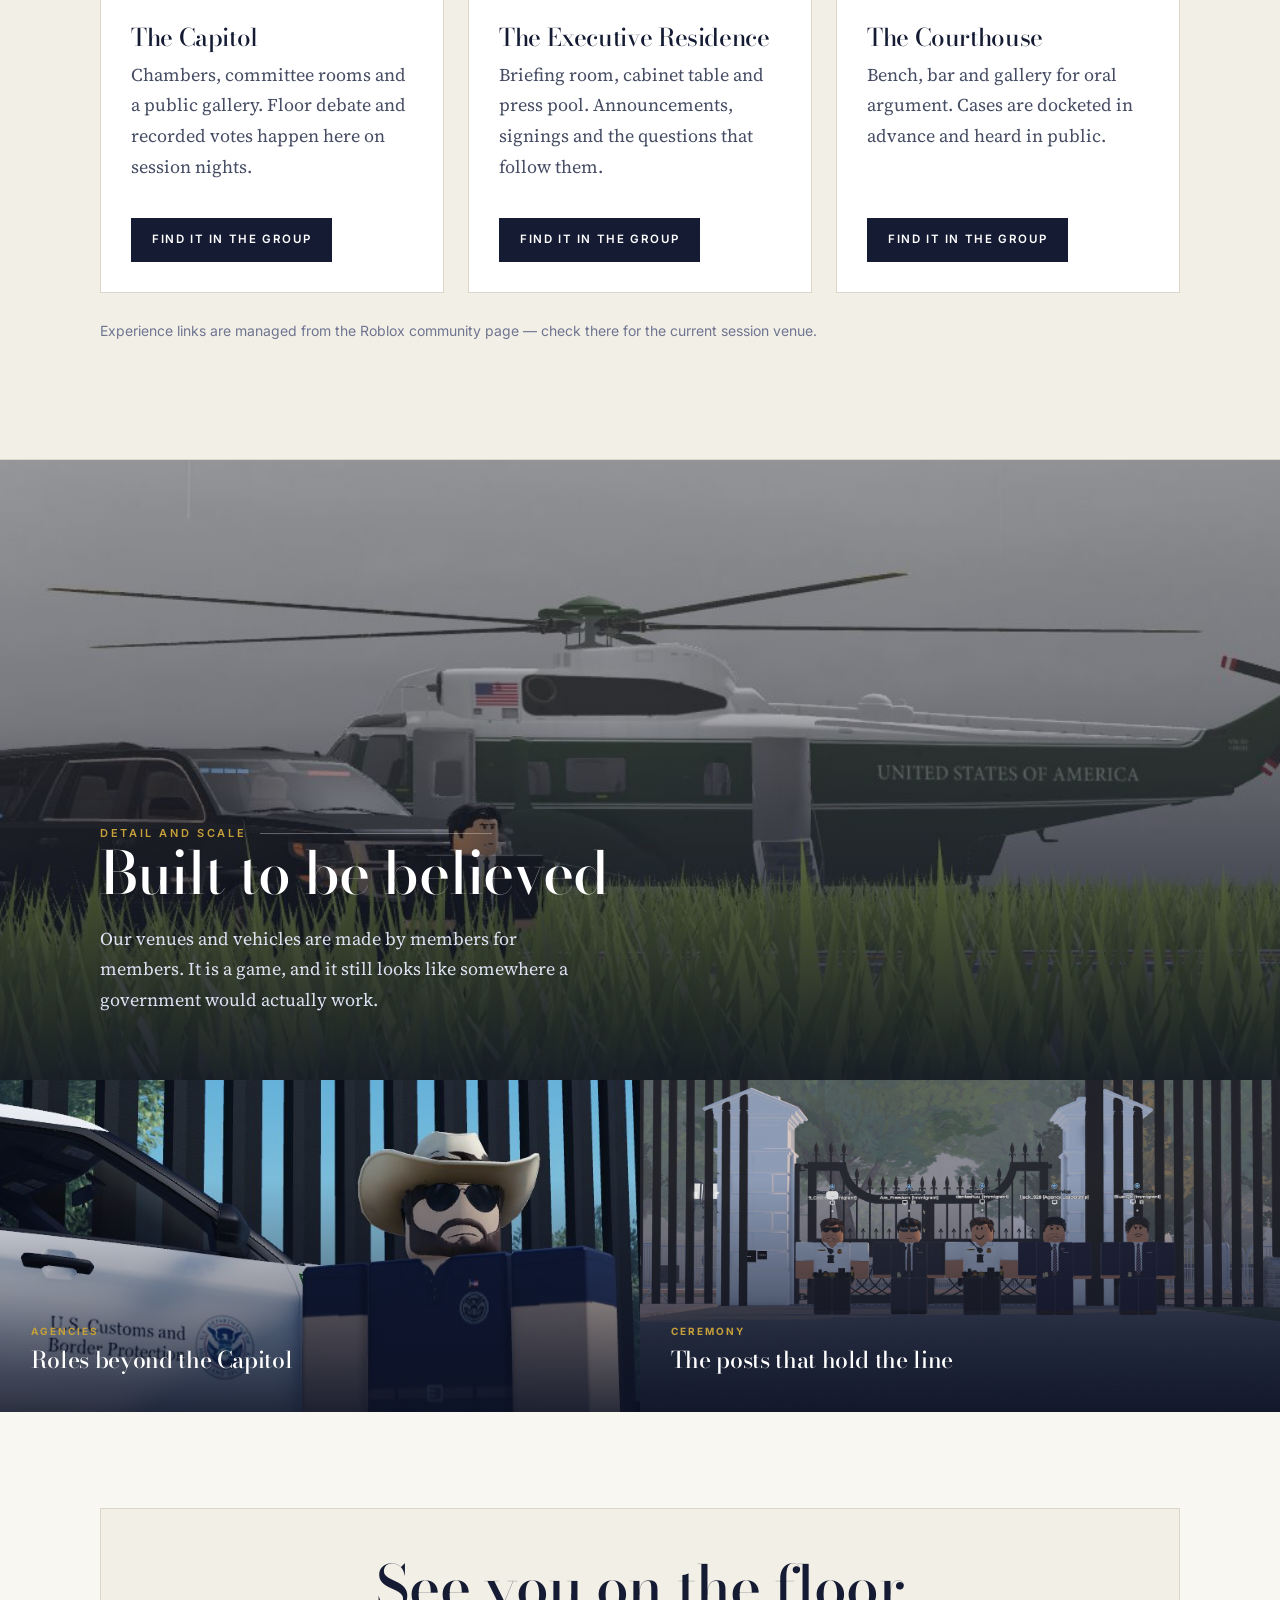
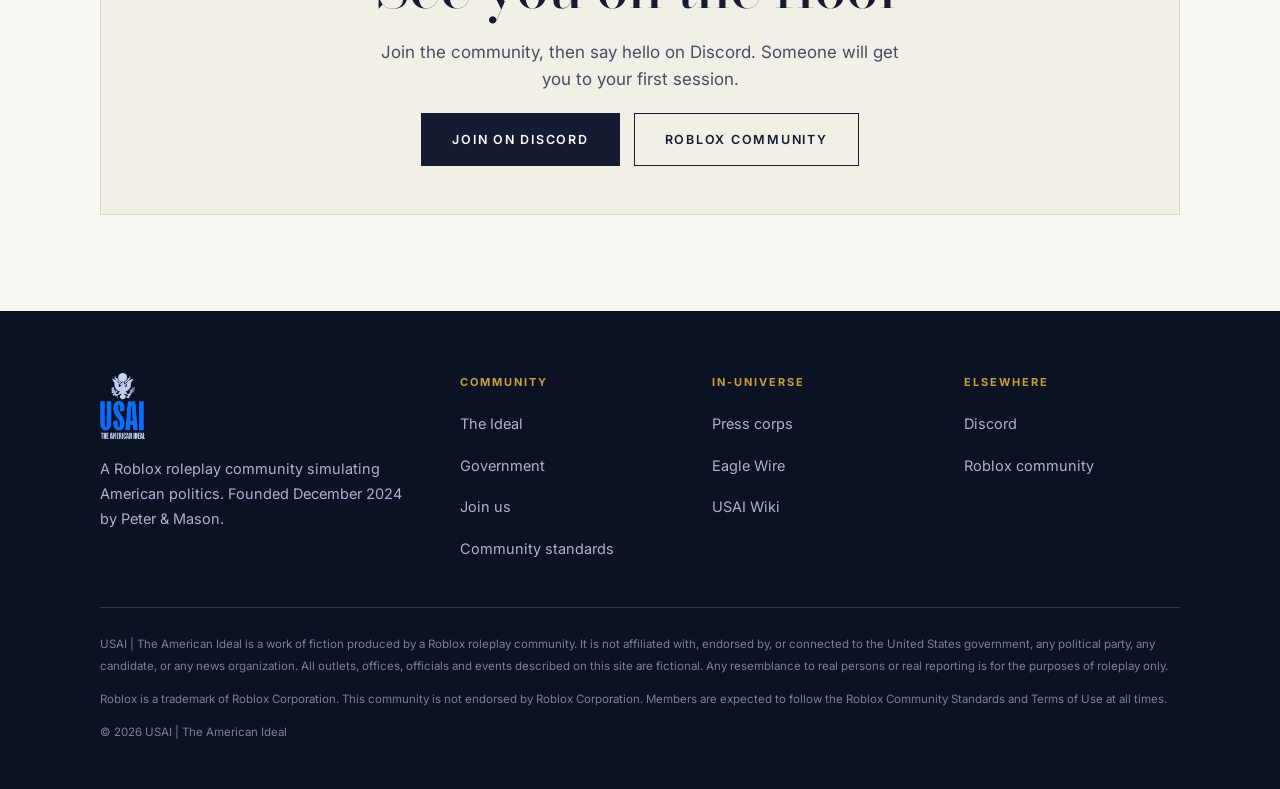
<file: roblox.html>
<!DOCTYPE html>
<html lang="en">
<head>
<meta charset="utf-8">
<meta name="viewport" content="width=device-width, initial-scale=1">
<title>Roblox community and experiences | USAI</title>
<meta name="description" content="Join the USAI Roblox community and attend our sessions: the Capitol, the Executive Residence and the Courthouse.">
<link rel="canonical" href="https://usamericanideal.com/roblox.html">
<meta name="theme-color" content="#141B33">
<meta property="og:type" content="website">
<meta property="og:title" content="Roblox community and experiences | USAI">
<meta property="og:description" content="Join the USAI Roblox community and attend our sessions: the Capitol, the Executive Residence and the Courthouse.">
<meta property="og:url" content="https://usamericanideal.com/roblox.html">
<meta property="og:image" content="https://usamericanideal.com/assets/usai-banner.png">
<meta property="og:site_name" content="USAI | The American Ideal">
<meta name="twitter:card" content="summary_large_image">
<link rel="icon" href="assets/usai-eagle.png" type="image/png">
<link rel="preconnect" href="https://fonts.googleapis.com">
<link rel="preconnect" href="https://fonts.gstatic.com" crossorigin>
<link href="https://fonts.googleapis.com/css2?family=Bodoni+Moda:ital,opsz,wght@0,6..96,400..700;1,6..96,400..600&family=Inter:wght@400;500;600;700&family=Source+Serif+4:opsz,wght@8..60,400..600&display=swap" rel="stylesheet">
<link rel="stylesheet" href="styles.css">

</head>
<body>
<a class="skip" href="#main">Skip to content</a>

<div class="marquee" aria-hidden="true">
  <div class="marquee-run"><span><b>&#9733;</b> A realistic simulation of American politics on Roblox</span><span><b>&#9733;</b> Founded December 2024</span><span><b>&#9733;</b> Legislation, elections, courts and a free press</span><span><b>&#9733;</b> New members welcome &mdash; join us on Discord</span><span><b>&#9733;</b> A realistic simulation of American politics on Roblox</span><span><b>&#9733;</b> Founded December 2024</span><span><b>&#9733;</b> Legislation, elections, courts and a free press</span><span><b>&#9733;</b> New members welcome &mdash; join us on Discord</span></div>
</div>

<header class="site-head">
  <div class="wrap head-top">
    <button class="menu-btn" type="button" aria-expanded="false" aria-controls="navbar"><span class="bars"></span>Menu</button>
    <span class="head-side" aria-hidden="true">Est. 2024</span>
    <a class="brand" href="index.html"><img src="assets/usai-logo.png" alt="USAI | The American Ideal" width="130" height="62"></a>
    <span class="head-side right"><a href="https://discord.gg/USAI" target="_blank" rel="noopener noreferrer">Discord &rarr;</a></span>
  </div>
  <div class="nav-bar" id="navbar">
    <div class="wrap">
      <nav class="nav" aria-label="Main">
        <a class="nav-link" href="index.html">Home</a>
        <a class="nav-link" href="about.html">The Ideal</a>
        <a class="nav-link" href="government.html">Government</a>
        <a class="nav-link" href="press.html">Press</a>
        <a class="nav-link" href="roblox.html" aria-current="page">Roblox</a>
        <a class="nav-link" href="join.html">Join</a>
      </nav>
    </div>
  </div>
</header>

<main id="main">

  <section class="hero">
    <div class="wrap hero-inner">
      <p class="eyebrow center">On platform</p>
      <h1>On Roblox</h1>
      <p class="lead">The community, the venues and the sessions &mdash; everything that happens in world.</p>
    </div>
  </section>
  <div class="gold-rule"></div>

  <section class="section">
    <div class="wrap split">
      <div class="reveal">
        <p class="eyebrow">The community</p>
        <h2>USAI on Roblox</h2>
        <p class="lead">The Roblox community is the country's roster. Ranks track the offices you hold in character, and membership is what gets you into the room when a session opens.</p>
        <p class="muted">Joining is instant and free. Bring your Discord alongside it &mdash; that is where scheduling, debate prep and everything out of character happens.</p>
        <div class="hero-cta" style="justify-content:flex-start">
          <a class="btn btn-primary" href="https://www.roblox.com/communities/35400491/USAI-The-American-Ideal#!/about" target="_blank" rel="noopener noreferrer">Join the community</a>
          <a class="btn btn-ghost" href="https://discord.gg/USAI" target="_blank" rel="noopener noreferrer">Join the Discord</a>
        </div>
      </div>
      <div class="panel panel-navy reveal">
        <p class="eyebrow">Before you play</p>
        <h3>House rules inside the experience</h3>
        <ul class="rules">
          <li>Stay in character in session; take disputes to Discord.</li>
          <li>No trolling, spawn-camping or interrupting proceedings.</li>
          <li>Follow the Roblox Community Standards &mdash; they outrank ours.</li>
          <li>Never share personal information, yours or anyone else's.</li>
        </ul>
      </div>
    </div>
  </section>

  <section class="section section-tint">
    <div class="wrap">
      <div class="section-head reveal">
        <p class="eyebrow">Our experiences</p>
        <h2>Where the country meets</h2>
        <p class="lead">Each venue hosts a different part of the simulation. Sessions are announced on Discord ahead of time &mdash; anyone may attend the public ones.</p>
      </div>
      <div class="grid grid-3 reveal">
        <article class="card">
          <h3>The Capitol</h3>
          <p>Chambers, committee rooms and a public gallery. Floor debate and recorded votes happen here on session nights.</p>
          <div class="card-foot"><a class="btn btn-primary btn-sm" href="https://www.roblox.com/communities/35400491/USAI-The-American-Ideal#!/about" target="_blank" rel="noopener noreferrer">Find it in the group</a></div>
        </article>
        <article class="card">
          <h3>The Executive Residence</h3>
          <p>Briefing room, cabinet table and press pool. Announcements, signings and the questions that follow them.</p>
          <div class="card-foot"><a class="btn btn-primary btn-sm" href="https://www.roblox.com/communities/35400491/USAI-The-American-Ideal#!/about" target="_blank" rel="noopener noreferrer">Find it in the group</a></div>
        </article>
        <article class="card">
          <h3>The Courthouse</h3>
          <p>Bench, bar and gallery for oral argument. Cases are docketed in advance and heard in public.</p>
          <div class="card-foot"><a class="btn btn-primary btn-sm" href="https://www.roblox.com/communities/35400491/USAI-The-American-Ideal#!/about" target="_blank" rel="noopener noreferrer">Find it in the group</a></div>
        </article>
      </div>
      <p class="muted" style="margin-top:26px;font-family:var(--ui);font-size:14px">Experience links are managed from the Roblox community page &mdash; check there for the current session venue.</p>
    </div>
  </section>

  <section class="showcase bleed">
    <img src="assets/photos/marine-one.jpg" alt="An executive transport helicopter on the ground." loading="lazy" decoding="async">
    <div class="showcase-body">
      <div class="wrap">
        <p class="eyebrow">Detail and scale</p>
        <h2>Built to be believed</h2>
        <p>Our venues and vehicles are made by members for members. It is a game, and it still looks like somewhere a government would actually work.</p>
      </div>
    </div>
  </section>

  <section class="plates two bleed">
    <div class="plate">
      <img src="assets/photos/border.jpg" alt="An officer beside an agency vehicle." loading="lazy" decoding="async">
      <div class="plate-body">
        <span class="tag">Agencies</span>
        <h3>Roles beyond the Capitol</h3>
        <p>Enforcement, protective details and departmental staff — plenty of ways to serve without running for anything.</p>
      </div>
    </div>
    <div class="plate">
      <img src="assets/photos/gates.jpg" alt="A protective detail posted at the gates." loading="lazy" decoding="async">
      <div class="plate-body">
        <span class="tag">Ceremony</span>
        <h3>The posts that hold the line</h3>
        <p>Someone has to stand at the gate while the country argues with itself inside.</p>
      </div>
    </div>
  </section>

  <section class="section">
    <div class="wrap">
      <div class="panel panel-tint reveal" style="text-align:center">
        <h2>See you on the floor</h2>
        <p class="lead" style="max-width:540px;margin-inline:auto">Join the community, then say hello on Discord. Someone will get you to your first session.</p>
        <div class="hero-cta">
          <a class="btn btn-primary" href="https://discord.gg/USAI" target="_blank" rel="noopener noreferrer">Join on Discord</a>
          <a class="btn btn-ghost" href="https://www.roblox.com/communities/35400491/USAI-The-American-Ideal#!/about" target="_blank" rel="noopener noreferrer">Roblox community</a>
        </div>
      </div>
    </div>
  </section>

</main>

<footer class="site-foot">
  <div class="wrap">
    <div class="foot-grid">
      <div>
        <img src="assets/usai-logo.png" alt="USAI | The American Ideal" width="140" height="66">
        <p style="font-family:var(--ui);font-size:14.5px;max-width:34ch;margin:0">A Roblox roleplay community simulating American politics. Founded December 2024 by Peter &amp; Mason.</p>
      </div>
      <div>
        <h4>Community</h4>
        <ul>
          <li><a href="about.html">The Ideal</a></li>
          <li><a href="government.html">Government</a></li>
          <li><a href="join.html">Join us</a></li>
          <li><a href="join.html#conduct">Community standards</a></li>
        </ul>
      </div>
      <div>
        <h4>In-universe</h4>
        <ul>
          <li><a href="press.html">Press corps</a></li>
          <li><a href="wire/index.html">Eagle Wire</a></li>
          <li><a href="https://usai.miraheze.org/wiki/Main_Page" target="_blank" rel="noopener noreferrer">USAI Wiki</a></li>
        </ul>
      </div>
      <div>
        <h4>Elsewhere</h4>
        <ul>
          <li><a href="https://discord.gg/USAI" target="_blank" rel="noopener noreferrer">Discord</a></li>
          <li><a href="https://www.roblox.com/communities/35400491/USAI-The-American-Ideal#!/about" target="_blank" rel="noopener noreferrer">Roblox community</a></li>
        </ul>
      </div>
    </div>
    <div class="foot-bottom">
      <p>USAI | The American Ideal is a work of fiction produced by a Roblox roleplay community. It is not affiliated with, endorsed by, or connected to the United States government, any political party, any candidate, or any news organization. All outlets, offices, officials and events described on this site are fictional. Any resemblance to real persons or real reporting is for the purposes of roleplay only.</p>
      <p>Roblox is a trademark of Roblox Corporation. This community is not endorsed by Roblox Corporation. Members are expected to follow the Roblox Community Standards and Terms of Use at all times.</p>
      <p>&copy; <span data-year>2026</span> USAI | The American Ideal</p>
    </div>
  </div>
</footer>

<script src="app.js" defer></script>
</body>
</html>
</file>
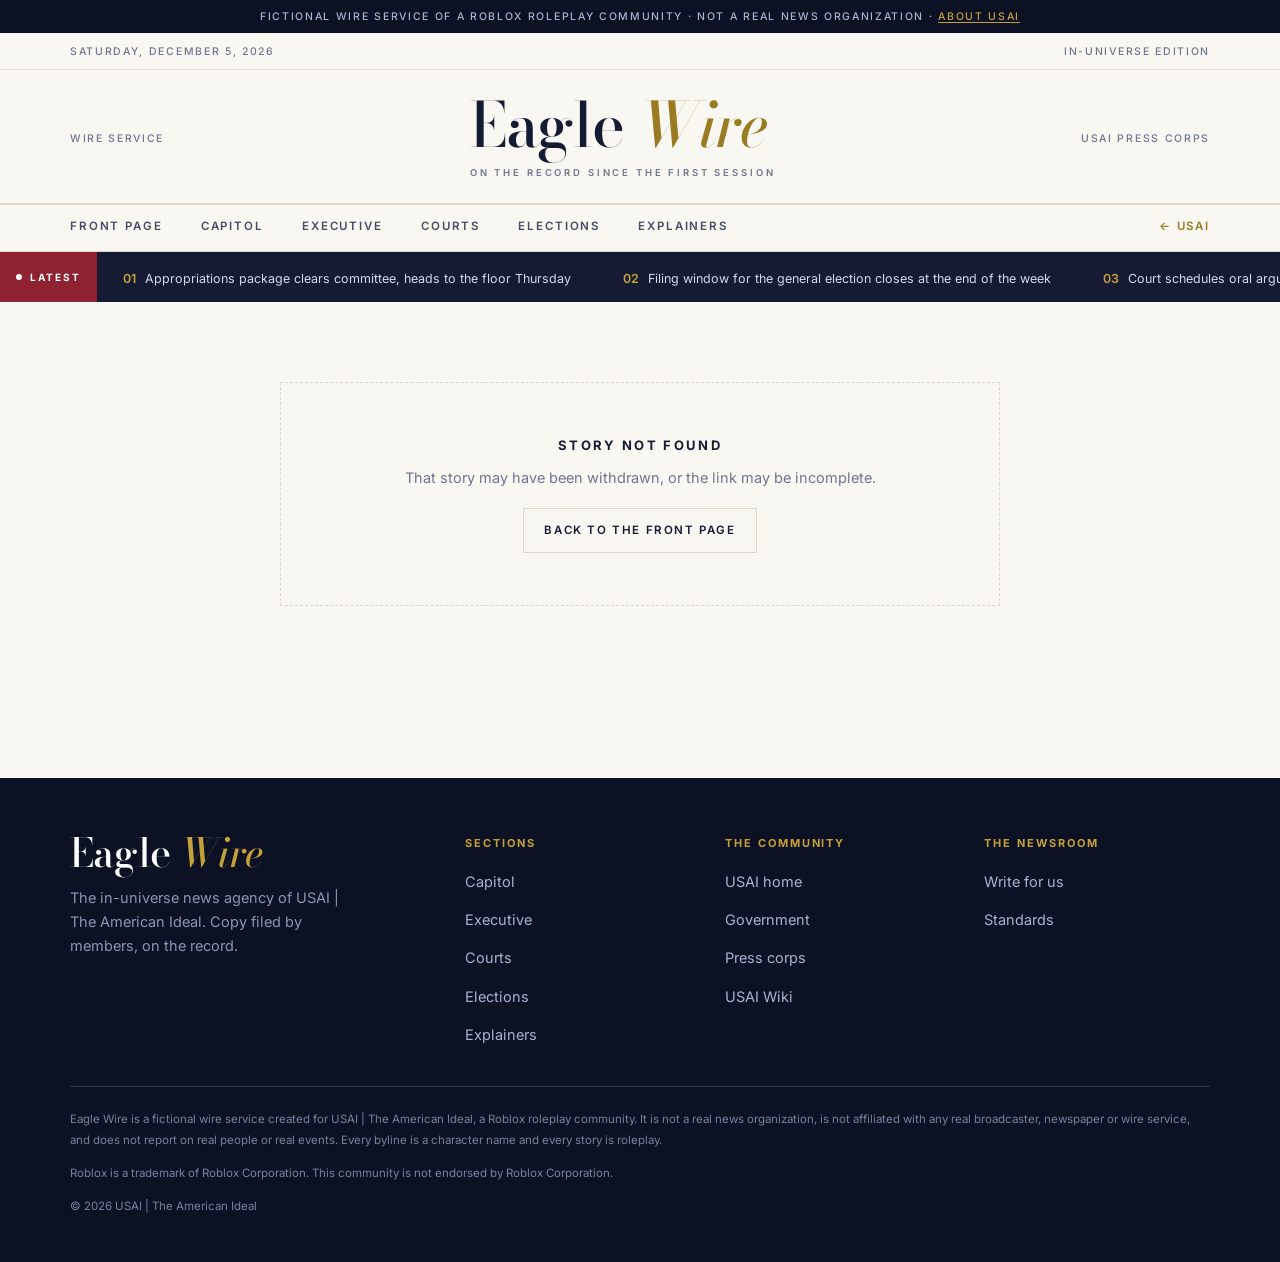
<file: wire/article.html>
<!DOCTYPE html>
<html lang="en">
<head>
<meta charset="utf-8">
<meta name="viewport" content="width=device-width, initial-scale=1">
<title>Story — Eagle Wire</title>
<meta name="description" content="A dispatch from Eagle Wire, the fictional wire service of USAI | The American Ideal.">
<meta name="theme-color" content="#141B33">
<meta property="og:type" content="website">
<meta property="og:title" content="Story — Eagle Wire">
<meta property="og:description" content="A dispatch from Eagle Wire, the fictional wire service of USAI | The American Ideal.">
<meta property="og:site_name" content="Eagle Wire">
<link rel="icon" href="../assets/usai-eagle.png" type="image/png">
<link rel="preconnect" href="https://fonts.googleapis.com">
<link rel="preconnect" href="https://fonts.gstatic.com" crossorigin>
<link href="https://fonts.googleapis.com/css2?family=Bodoni+Moda:ital,opsz,wght@0,6..96,400..700;1,6..96,400..600&family=Inter:wght@400;500;600;700&family=Source+Serif+4:opsz,wght@8..60,400..600&display=swap" rel="stylesheet">
<link rel="stylesheet" href="wire.css">
</head>
<body>
<a class="skip" href="#ew-main">Skip to content</a>

<div class="ew-strip">Fictional wire service of a Roblox roleplay community &middot; Not a real news organization &middot; <a href="../index.html">About USAI</a></div>

<div class="ew-utility">
  <div class="wrap">
    <span id="ew-today">&nbsp;</span>
    <span>In-universe edition</span>
  </div>
</div>

<header class="ew-mast">
  <div class="wrap">
    <span class="ew-mast-side">Wire service</span>
    <a class="ew-logo" href="index.html">
      <span>
        <span class="ew-wordmark">Eagle <em>Wire</em></span>
        <span class="ew-tagline">On the record since the first session</span>
      </span>
    </a>
    <div class="ew-mast-meta">USAI press corps</div>
  </div>
</header>

<nav class="ew-nav" aria-label="Sections">
  <div class="wrap">
    <a href="index.html">Front page</a>
    <a href="section.html?name=Capitol">Capitol</a>
    <a href="section.html?name=Executive">Executive</a>
    <a href="section.html?name=Courts">Courts</a>
    <a href="section.html?name=Elections">Elections</a>
    <a href="section.html?name=Explainers">Explainers</a>
    <a class="back" href="../index.html">&larr; USAI</a>
  </div>
</nav>

<div class="ew-breaking" aria-label="Latest headlines">
  <div class="ew-breaking-tag"><span class="dot" aria-hidden="true"></span>Latest</div>
  <div class="ew-breaking-track"><div class="ew-breaking-run" id="ew-breaking"></div></div>
</div>

<main id="ew-main" class="ew-main">

  <div class="wrap">
    <article class="ew-article" id="ew-article"></article>
  </div>

</main>

<footer class="ew-foot">
  <div class="wrap">
    <div class="ew-foot-grid">
      <div>
        <div class="ew-wordmark">Eagle <em>Wire</em></div>
        <p style="font-family:var(--ui);font-size:14.5px;color:#8C96B4;max-width:32ch;margin:14px 0 0">The in-universe news agency of USAI | The American Ideal. Copy filed by members, on the record.</p>
      </div>
      <div>
        <h4>Sections</h4>
        <ul>
          <li><a href="section.html?name=Capitol">Capitol</a></li>
          <li><a href="section.html?name=Executive">Executive</a></li>
          <li><a href="section.html?name=Courts">Courts</a></li>
          <li><a href="section.html?name=Elections">Elections</a></li>
          <li><a href="section.html?name=Explainers">Explainers</a></li>
        </ul>
      </div>
      <div>
        <h4>The community</h4>
        <ul>
          <li><a href="../index.html">USAI home</a></li>
          <li><a href="../government.html">Government</a></li>
          <li><a href="../press.html">Press corps</a></li>
          <li><a href="https://usai.miraheze.org/wiki/Main_Page" target="_blank" rel="noopener noreferrer">USAI Wiki</a></li>
        </ul>
      </div>
      <div>
        <h4>The newsroom</h4>
        <ul>
          <li><a href="https://discord.gg/USAI" target="_blank" rel="noopener noreferrer">Write for us</a></li>
          <li><a href="../join.html#conduct">Standards</a></li>
        </ul>
      </div>
    </div>
    <div class="ew-foot-note">
      <p>Eagle Wire is a fictional wire service created for USAI | The American Ideal, a Roblox roleplay community. It is not a real news organization, is not affiliated with any real broadcaster, newspaper or wire service, and does not report on real people or real events. Every byline is a character name and every story is roleplay.</p>
      <p>Roblox is a trademark of Roblox Corporation. This community is not endorsed by Roblox Corporation.</p>
      <p>&copy; <span data-year>2026</span> USAI | The American Ideal</p>
    </div>
  </div>
</footer>

<script src="config.js"></script>
<script src="wire.js" defer></script>
</body>
</html>
</file>
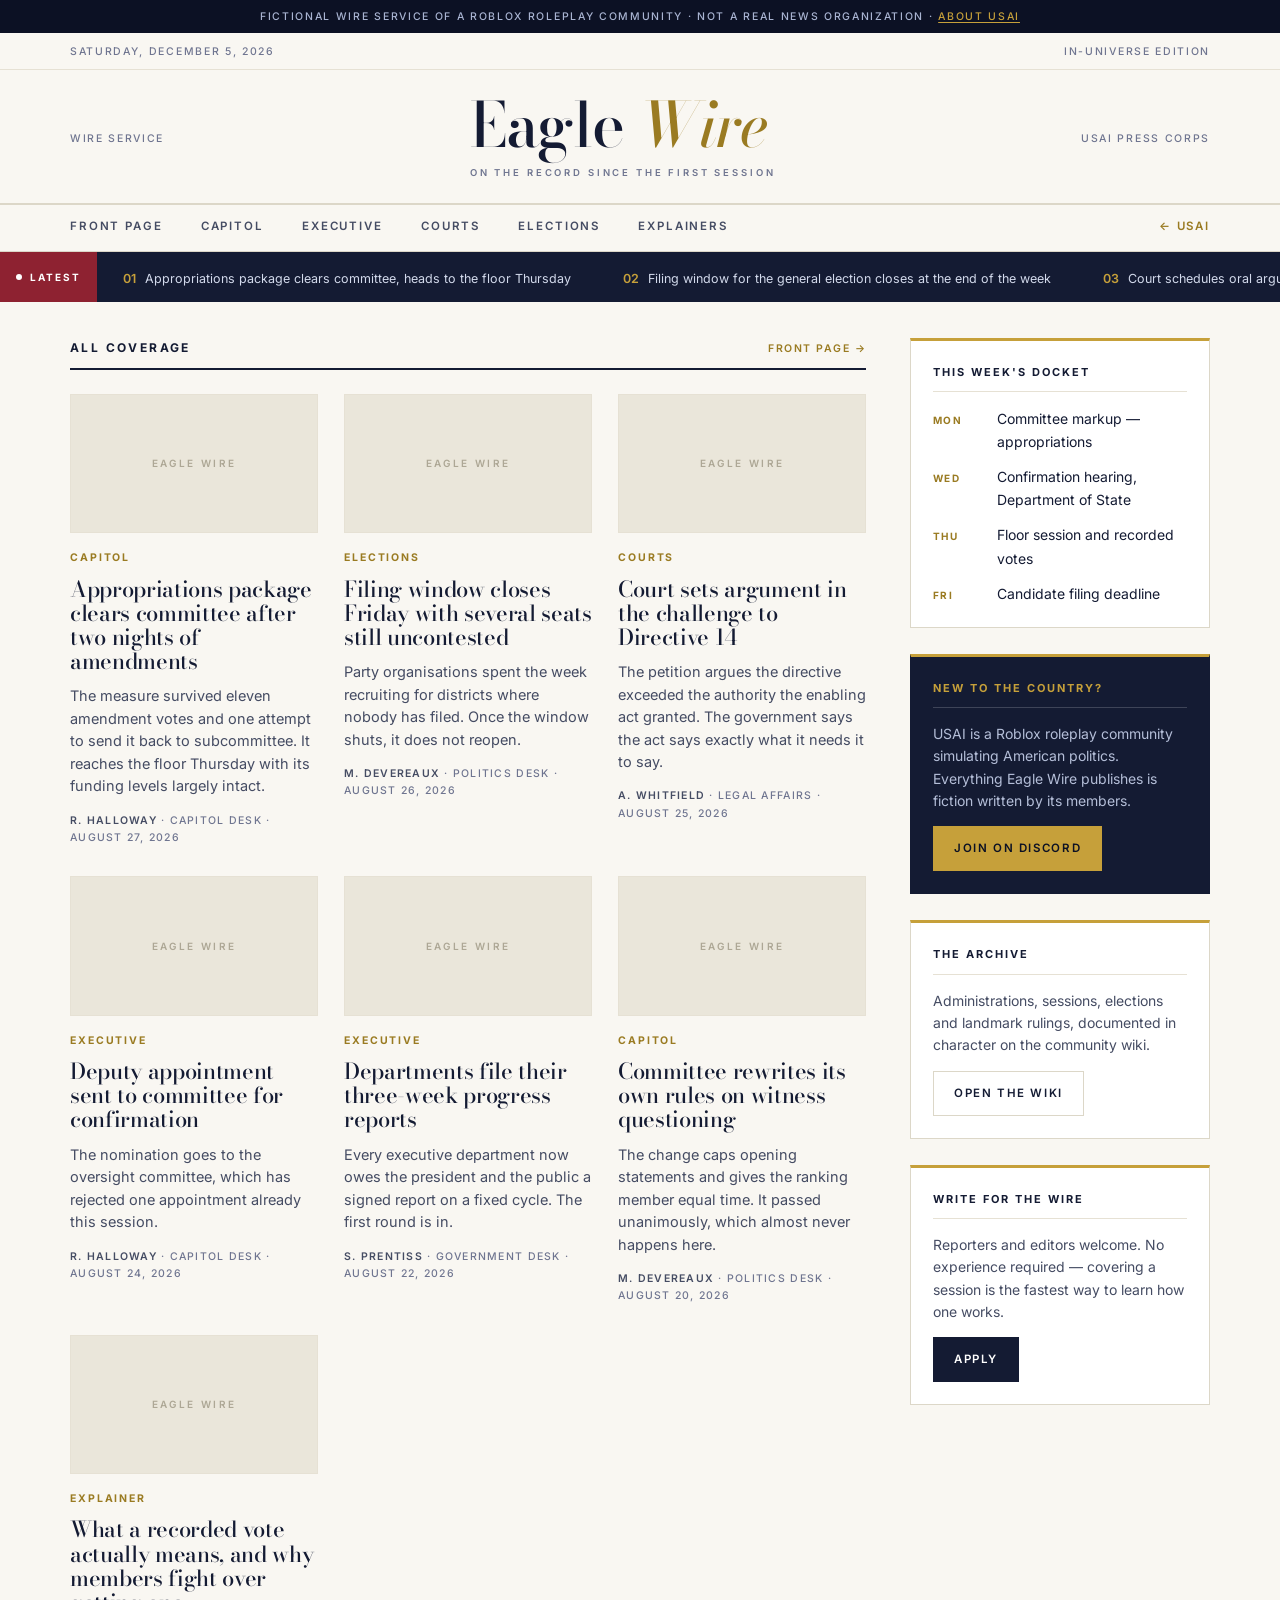
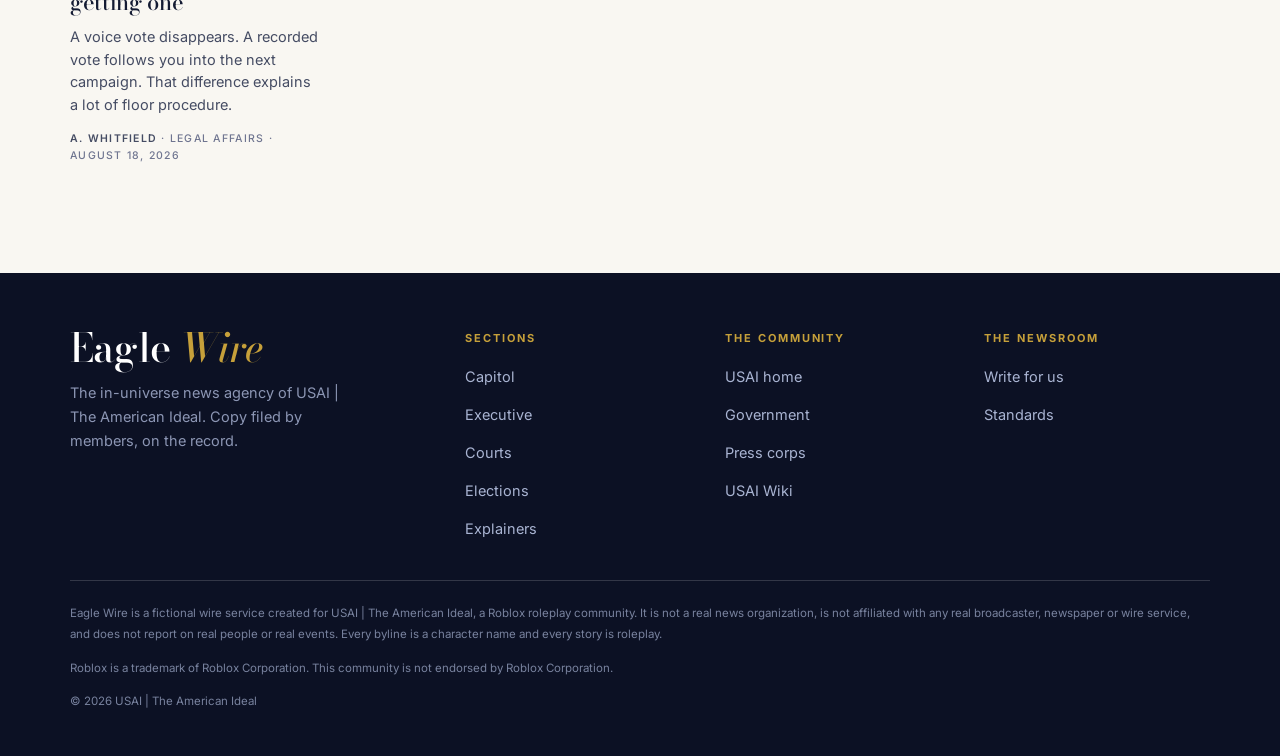
<file: wire/section.html>
<!DOCTYPE html>
<html lang="en">
<head>
<meta charset="utf-8">
<meta name="viewport" content="width=device-width, initial-scale=1">
<title>Section — Eagle Wire</title>
<meta name="description" content="Coverage by section from Eagle Wire, the fictional wire service of USAI | The American Ideal.">
<meta name="theme-color" content="#141B33">
<meta property="og:type" content="website">
<meta property="og:title" content="Section — Eagle Wire">
<meta property="og:description" content="Coverage by section from Eagle Wire, the fictional wire service of USAI | The American Ideal.">
<meta property="og:site_name" content="Eagle Wire">
<link rel="icon" href="../assets/usai-eagle.png" type="image/png">
<link rel="preconnect" href="https://fonts.googleapis.com">
<link rel="preconnect" href="https://fonts.gstatic.com" crossorigin>
<link href="https://fonts.googleapis.com/css2?family=Bodoni+Moda:ital,opsz,wght@0,6..96,400..700;1,6..96,400..600&family=Inter:wght@400;500;600;700&family=Source+Serif+4:opsz,wght@8..60,400..600&display=swap" rel="stylesheet">
<link rel="stylesheet" href="wire.css">
</head>
<body>
<a class="skip" href="#ew-main">Skip to content</a>

<div class="ew-strip">Fictional wire service of a Roblox roleplay community &middot; Not a real news organization &middot; <a href="../index.html">About USAI</a></div>

<div class="ew-utility">
  <div class="wrap">
    <span id="ew-today">&nbsp;</span>
    <span>In-universe edition</span>
  </div>
</div>

<header class="ew-mast">
  <div class="wrap">
    <span class="ew-mast-side">Wire service</span>
    <a class="ew-logo" href="index.html">
      <span>
        <span class="ew-wordmark">Eagle <em>Wire</em></span>
        <span class="ew-tagline">On the record since the first session</span>
      </span>
    </a>
    <div class="ew-mast-meta">USAI press corps</div>
  </div>
</header>

<nav class="ew-nav" aria-label="Sections">
  <div class="wrap">
    <a href="index.html">Front page</a>
    <a href="section.html?name=Capitol">Capitol</a>
    <a href="section.html?name=Executive">Executive</a>
    <a href="section.html?name=Courts">Courts</a>
    <a href="section.html?name=Elections">Elections</a>
    <a href="section.html?name=Explainers">Explainers</a>
    <a class="back" href="../index.html">&larr; USAI</a>
  </div>
</nav>

<div class="ew-breaking" aria-label="Latest headlines">
  <div class="ew-breaking-tag"><span class="dot" aria-hidden="true"></span>Latest</div>
  <div class="ew-breaking-track"><div class="ew-breaking-run" id="ew-breaking"></div></div>
</div>

<main id="ew-main" class="ew-main">

  <div class="wrap">
    <div class="ew-cols">
      <div>
        <div class="ew-secthead"><h2 id="ew-section-title">Section</h2><a class="more" href="index.html">Front page &rarr;</a></div>
        <div class="ew-storygrid" id="ew-section-grid"></div>
      </div>

      <aside class="ew-side">
        <div class="ew-box">
          <h3 class="ew-box-title">This week's docket</h3>
          <div class="ew-docket" id="ew-docket"></div>
        </div>
        <div class="ew-box navy">
          <h3 class="ew-box-title">New to the country?</h3>
          <p>USAI is a Roblox roleplay community simulating American politics. Everything Eagle Wire publishes is fiction written by its members.</p>
          <a class="ew-btn ew-btn-gold" href="https://discord.gg/USAI" target="_blank" rel="noopener noreferrer">Join on Discord</a>
        </div>
        <div class="ew-box">
          <h3 class="ew-box-title">The archive</h3>
          <p>Administrations, sessions, elections and landmark rulings, documented in character on the community wiki.</p>
          <a class="ew-btn ew-btn-ghost" href="https://usai.miraheze.org/wiki/Main_Page" target="_blank" rel="noopener noreferrer">Open the wiki</a>
        </div>
        <div class="ew-box">
          <h3 class="ew-box-title">Write for the Wire</h3>
          <p>Reporters and editors welcome. No experience required &mdash; covering a session is the fastest way to learn how one works.</p>
          <a class="ew-btn ew-btn-navy" href="https://discord.gg/USAI" target="_blank" rel="noopener noreferrer">Apply</a>
        </div>
      </aside>

    </div>
  </div>

</main>

<footer class="ew-foot">
  <div class="wrap">
    <div class="ew-foot-grid">
      <div>
        <div class="ew-wordmark">Eagle <em>Wire</em></div>
        <p style="font-family:var(--ui);font-size:14.5px;color:#8C96B4;max-width:32ch;margin:14px 0 0">The in-universe news agency of USAI | The American Ideal. Copy filed by members, on the record.</p>
      </div>
      <div>
        <h4>Sections</h4>
        <ul>
          <li><a href="section.html?name=Capitol">Capitol</a></li>
          <li><a href="section.html?name=Executive">Executive</a></li>
          <li><a href="section.html?name=Courts">Courts</a></li>
          <li><a href="section.html?name=Elections">Elections</a></li>
          <li><a href="section.html?name=Explainers">Explainers</a></li>
        </ul>
      </div>
      <div>
        <h4>The community</h4>
        <ul>
          <li><a href="../index.html">USAI home</a></li>
          <li><a href="../government.html">Government</a></li>
          <li><a href="../press.html">Press corps</a></li>
          <li><a href="https://usai.miraheze.org/wiki/Main_Page" target="_blank" rel="noopener noreferrer">USAI Wiki</a></li>
        </ul>
      </div>
      <div>
        <h4>The newsroom</h4>
        <ul>
          <li><a href="https://discord.gg/USAI" target="_blank" rel="noopener noreferrer">Write for us</a></li>
          <li><a href="../join.html#conduct">Standards</a></li>
        </ul>
      </div>
    </div>
    <div class="ew-foot-note">
      <p>Eagle Wire is a fictional wire service created for USAI | The American Ideal, a Roblox roleplay community. It is not a real news organization, is not affiliated with any real broadcaster, newspaper or wire service, and does not report on real people or real events. Every byline is a character name and every story is roleplay.</p>
      <p>Roblox is a trademark of Roblox Corporation. This community is not endorsed by Roblox Corporation.</p>
      <p>&copy; <span data-year>2026</span> USAI | The American Ideal</p>
    </div>
  </div>
</footer>

<script src="config.js"></script>
<script src="wire.js" defer></script>
</body>
</html>
</file>
<file: styles.css>
/* ==========================================================================
   USAI | The American Ideal
   Cream paper, navy furniture, gold hairlines. Didone display.
   ========================================================================== */

:root {
  --cream:     #F9F7F2;
  --cream-2:   #F2EFE7;
  --cream-3:   #EAE6DA;
  --white:     #FFFFFF;

  --navy:      #141B33;
  --navy-2:    #1E2740;
  --navy-deep: #0C1124;
  --rule:      #DCD7C8;
  --rule-navy: rgba(255,255,255,.16);

  --gold:      #9A7B22;
  --gold-lift: #C6A03A;
  --gold-pale: #E8D9A8;

  --flag-blue: #1266F1;
  --crimson:   #8E2231;

  --ink:   #141B33;
  --ink-2: #454C63;
  --ink-3: #6F7590;

  --display: "Bodoni Moda", "Didot", Georgia, serif;
  --body:    "Source Serif 4", Georgia, serif;
  --ui:      "Inter", -apple-system, "Helvetica Neue", Arial, sans-serif;

  --wrap: 1200px;
  --gut: clamp(20px, 5vw, 60px);
}

*, *::before, *::after { box-sizing: border-box; }
html { scroll-behavior: smooth; -webkit-text-size-adjust: 100%; }

body {
  margin: 0;
  background: var(--cream);
  color: var(--ink);
  font-family: var(--body);
  font-size: clamp(16.5px, .5vw + 15.5px, 18px);
  line-height: 1.7;
  -webkit-font-smoothing: antialiased;
}
img, svg { max-width: 100%; display: block; }
a { color: var(--navy); text-underline-offset: 3px; }
a:hover { color: var(--gold); }
:focus-visible { outline: 2px solid var(--gold-lift); outline-offset: 3px; }

.skip { position: absolute; left: -9999px; background: var(--navy); color: #fff; padding: 10px 16px; z-index: 300; font-family: var(--ui); font-size: 13px; }
.skip:focus { left: 12px; top: 12px; }

.wrap { width: 100%; max-width: var(--wrap); margin-inline: auto; padding-inline: var(--gut); }

/* ---------- Type ---------------------------------------------------------- */

h1, h2, h3 { font-family: var(--display); font-weight: 500; line-height: 1.04; letter-spacing: -.015em; margin: 0; color: var(--navy); }
h1 { font-size: clamp(48px, 8vw, 104px); }
h2 { font-size: clamp(34px, 4.6vw, 60px); margin-bottom: 20px; }
h3 { font-size: clamp(22px, 1.9vw, 28px); margin-bottom: 10px; }

p { margin: 0 0 20px; }
p.lead { font-family: var(--ui); font-size: clamp(17px, 1.2vw, 20px); line-height: 1.6; color: var(--ink-2); font-weight: 400; }
.muted { color: var(--ink-3); }
strong { font-weight: 600; }

.eyebrow {
  font-family: var(--ui); font-size: 11px; font-weight: 600;
  letter-spacing: .24em; text-transform: uppercase; color: var(--gold);
  margin: 0 0 18px; display: flex; align-items: center; gap: 14px;
}
.eyebrow::after { content: ""; flex: 1; height: 1px; background: var(--rule); }
.eyebrow.center { justify-content: center; }
.eyebrow.center::before, .eyebrow.center::after { content: ""; flex: 0 0 48px; height: 1px; background: var(--gold-lift); }
.on-navy .eyebrow, .eyebrow.on-navy { color: var(--gold-lift); }
.on-navy .eyebrow::after { background: var(--rule-navy); }

/* ---------- Buttons ------------------------------------------------------- */

.btn {
  display: inline-flex; align-items: center; gap: 9px;
  padding: 15px 30px; border: 1.5px solid transparent; border-radius: 0;
  font-family: var(--ui); font-size: 12.5px; font-weight: 600;
  text-transform: uppercase; letter-spacing: .14em; text-decoration: none; cursor: pointer;
  transition: background-color .2s, color .2s, border-color .2s;
}
.btn-primary { background: var(--navy); color: #fff; }
.btn-primary:hover { background: var(--gold); color: #fff; }
.btn-gold { background: var(--gold-lift); color: var(--navy-deep); }
.btn-gold:hover { background: #DDB94F; color: var(--navy-deep); }
.btn-ghost { border-color: var(--navy); color: var(--navy); }
.btn-ghost:hover { background: var(--navy); color: #fff; }
.btn-outline-light { border-color: rgba(255,255,255,.45); color: #fff; }
.btn-outline-light:hover { background: #fff; color: var(--navy); }
.btn-sm { padding: 11px 20px; font-size: 11.5px; }

/* ---------- Marquee strip ------------------------------------------------- */

.marquee { background: var(--cream-2); border-bottom: 1px solid var(--rule); overflow: hidden; }
.marquee-run {
  display: inline-flex; white-space: nowrap; padding: 9px 0;
  font-family: var(--ui); font-size: 10.5px; font-weight: 600;
  letter-spacing: .2em; text-transform: uppercase; color: var(--ink-2);
  animation: marq 40s linear infinite;
}
.marquee:hover .marquee-run { animation-play-state: paused; }
@keyframes marq { from { transform: translateX(0) } to { transform: translateX(-50%) } }
.marquee-run span { padding: 0 22px; }
.marquee-run b { color: var(--gold); font-weight: 600; }

/* ---------- Masthead ------------------------------------------------------ */

.site-head { background: var(--navy); position: sticky; top: 0; z-index: 100; }
.head-top { display: flex; align-items: center; gap: 20px; padding: 20px 0 18px; }
.brand { margin-inline: auto; display: block; }
.brand img { height: 78px; width: auto; }
.head-side { font-family: var(--ui); font-size: 11px; font-weight: 600; letter-spacing: .18em; text-transform: uppercase; color: #A9B4D2; flex: 0 0 auto; min-width: 92px; }
.head-side.right { text-align: right; }
.head-side a { color: #A9B4D2; text-decoration: none; }
.head-side a:hover { color: var(--gold-lift); }

.menu-btn {
  display: none; background: none; border: 0; color: #fff; cursor: pointer;
  font-family: var(--ui); font-size: 11px; font-weight: 600; letter-spacing: .18em; text-transform: uppercase;
  align-items: center; gap: 9px; padding: 4px 0;
}
.menu-btn .bars { display: block; width: 22px; height: 2px; background: #fff; position: relative; }
.menu-btn .bars::before, .menu-btn .bars::after { content: ""; position: absolute; left: 0; width: 22px; height: 2px; background: #fff; }
.menu-btn .bars::before { top: -6px; }
.menu-btn .bars::after { top: 6px; }

.nav-bar { border-top: 1px solid var(--rule-navy); }
.nav { display: flex; align-items: center; justify-content: center; gap: clamp(18px, 3vw, 46px); }
.nav-link {
  font-family: var(--ui); font-size: 12px; font-weight: 600;
  letter-spacing: .16em; text-transform: uppercase; color: #DDE2F0;
  text-decoration: none; padding: 16px 0; border-bottom: 2px solid transparent;
}
.nav-link:hover { color: #fff; border-bottom-color: var(--gold-lift); }
.nav-link[aria-current="page"] { color: #fff; border-bottom-color: var(--gold-lift); }

/* ---------- Hero ---------------------------------------------------------- */

.hero { background: var(--cream); border-bottom: 1px solid var(--rule); padding: clamp(52px, 7vw, 92px) 0 0; }
.hero-inner { text-align: center; padding-bottom: clamp(40px, 5vw, 68px); }
.hero h1 { max-width: 14ch; margin-inline: auto; }
.hero h1 em { font-style: italic; }
.hero p.lead { max-width: 620px; margin: 26px auto 34px; }
.hero-cta { display: flex; flex-wrap: wrap; gap: 14px; justify-content: center; }

.hero-figure { margin-top: 44px; border-top: 1px solid var(--rule); }
.hero-figure img { width: 100%; max-height: 460px; object-fit: cover; object-position: center 30%; }

.gold-rule { height: 4px; background: linear-gradient(90deg, var(--gold) 0%, var(--gold-lift) 50%, var(--gold) 100%); }

/* ---------- Ticker -------------------------------------------------------- */

.ticker { display: flex; background: var(--navy-deep); }
.ticker-tag {
  flex: none; background: var(--gold-lift); color: var(--navy-deep);
  font-family: var(--ui); font-size: 10px; font-weight: 700; letter-spacing: .2em; text-transform: uppercase;
  display: flex; align-items: center; gap: 9px; padding: 0 18px;
}
.ticker-tag .dot { width: 6px; height: 6px; border-radius: 50%; background: var(--navy-deep); animation: pulse 2.4s ease-in-out infinite; }
@keyframes pulse { 0%,100% { opacity: 1 } 50% { opacity: .25 } }
.ticker-track { flex: 1; overflow: hidden; padding: 12px 0; }
.ticker-run { display: inline-flex; white-space: nowrap; animation: marq 52s linear infinite; }
.ticker:hover .ticker-run { animation-play-state: paused; }
.ticker-item { font-family: var(--ui); font-size: 12.5px; color: #D3DAEC; padding: 0 28px; }
.ticker-item b { color: var(--gold-lift); font-weight: 600; letter-spacing: .12em; font-size: 11px; margin-right: 10px; text-transform: uppercase; }

/* ---------- Sections ------------------------------------------------------ */

.section { padding: clamp(60px, 7.5vw, 104px) 0; }
.section-tint { background: var(--cream-2); border-block: 1px solid var(--rule); }
.section-navy { background: var(--navy); color: #D6DCEC; }
.section-navy h1, .section-navy h2, .section-navy h3 { color: #fff; }
.section-navy .muted { color: #9EA9C6; }
.section-navy p.lead { color: #C6CEE4; }
.section-navy a { color: var(--gold-lift); }

.section-head { max-width: 740px; margin-bottom: clamp(34px, 4vw, 54px); }
.section-head.center { margin-inline: auto; text-align: center; }

.split { display: grid; grid-template-columns: 1.05fr .95fr; gap: clamp(30px, 4.5vw, 64px); align-items: center; }

.pillars { display: grid; grid-template-columns: repeat(3, 1fr); gap: 40px; }
.pillar { border-top: 2px solid var(--navy); padding-top: 22px; }
.pillar:nth-child(2) { border-top-color: var(--gold-lift); }
.pillar:nth-child(3) { border-top-color: var(--crimson); }
.pillar p { color: var(--ink-2); margin-bottom: 0; }

/* ---------- Cards --------------------------------------------------------- */

.grid { display: grid; gap: 24px; }
.grid-2 { grid-template-columns: repeat(2, 1fr); }
.grid-3 { grid-template-columns: repeat(3, 1fr); }

.card {
  background: var(--white); border: 1px solid var(--rule); padding: 30px;
  display: flex; flex-direction: column;
  transition: border-color .2s, box-shadow .2s;
}
.card:hover { border-color: var(--gold-lift); box-shadow: 0 12px 30px rgba(20,27,51,.08); }
.card p { color: var(--ink-2); }
.card .card-foot { margin-top: auto; padding-top: 16px; }

.outlet-mark { font-family: var(--display); font-size: 28px; font-weight: 500; color: var(--navy); margin-bottom: 6px; }
.outlet-kind { font-family: var(--ui); font-size: 10.5px; font-weight: 600; letter-spacing: .18em; text-transform: uppercase; color: var(--ink-3); margin-bottom: 16px; }
.outlet-url { font-family: var(--ui); font-size: 11.5px; letter-spacing: .06em; color: var(--ink-3); }

.badge { display: inline-block; font-family: var(--ui); font-size: 10px; font-weight: 600; letter-spacing: .18em; text-transform: uppercase; border: 1px solid var(--rule); padding: 6px 13px; color: var(--ink-3); }
.badge-live { background: var(--gold-lift); border-color: var(--gold-lift); color: var(--navy-deep); }

.panel { background: var(--white); border: 1px solid var(--rule); padding: clamp(28px, 4vw, 48px); }
.panel-navy { background: var(--navy); border-color: var(--navy); color: #D6DCEC; }
.panel-navy h2, .panel-navy h3 { color: #fff; }
.panel-navy .muted { color: #9EA9C6; }
.panel-navy .eyebrow { color: var(--gold-lift); }
.panel-navy .eyebrow::after { background: var(--rule-navy); }
.panel-tint { background: var(--cream-2); }

/* ---------- Timeline / stats / rules -------------------------------------- */

.timeline { list-style: none; margin: 0 0 0 6px; padding-left: 0; border-left: 1px solid var(--rule); }
.timeline li { position: relative; padding: 0 0 34px 30px; }
.timeline li::before { content: ""; position: absolute; left: -5px; top: 9px; width: 9px; height: 9px; background: var(--gold-lift); border-radius: 50%; box-shadow: 0 0 0 5px var(--cream); }
.section-tint .timeline li::before { box-shadow: 0 0 0 5px var(--cream-2); }
.timeline .when { display: block; font-family: var(--ui); font-size: 10.5px; font-weight: 600; letter-spacing: .18em; text-transform: uppercase; color: var(--gold); margin-bottom: 8px; }
.timeline p { margin-bottom: 0; color: var(--ink-2); }

.stats { display: grid; grid-template-columns: repeat(4, 1fr); gap: 24px; }
.stat { border-top: 1px solid var(--rule); padding-top: 18px; }
.panel-navy .stat, .section-navy .stat { border-top-color: var(--rule-navy); }
.stat-num { display: block; font-family: var(--display); font-size: clamp(38px, 4.4vw, 56px); font-weight: 500; color: var(--navy); line-height: 1; }
.panel-navy .stat-num, .section-navy .stat-num { color: var(--gold-lift); }
.stat-lab { font-family: var(--ui); font-size: 10.5px; font-weight: 600; letter-spacing: .18em; text-transform: uppercase; color: var(--ink-3); margin-top: 10px; display: block; }
.panel-navy .stat-lab, .section-navy .stat-lab { color: #9EA9C6; }

.rules { list-style: none; margin: 0; padding: 0; display: grid; gap: 14px; }
.rules li { display: flex; gap: 14px; align-items: flex-start; }
.rules li::before { content: "★"; color: var(--gold); font-size: 12px; line-height: 1.9; flex: none; }
.panel-navy .rules li::before, .section-navy .rules li::before { color: var(--gold-lift); }

/* ---------- Footer -------------------------------------------------------- */

.site-foot { background: var(--navy-deep); color: #A9B4D2; padding: 62px 0 34px; }
.foot-grid { display: grid; grid-template-columns: 1.5fr 1fr 1fr 1fr; gap: 36px; margin-bottom: 44px; }
.foot-grid img { height: 66px; width: auto; margin-bottom: 18px; }
.foot-grid h4 { font-family: var(--ui); font-size: 11px; font-weight: 700; text-transform: uppercase; letter-spacing: .18em; color: var(--gold-lift); margin: 0 0 16px; }
.foot-grid ul { list-style: none; margin: 0; padding: 0; display: grid; gap: 11px; }
.foot-grid a { color: #A9B4D2; text-decoration: none; font-family: var(--ui); font-size: 14.5px; }
.foot-grid a:hover { color: #fff; }
.foot-bottom { border-top: 1px solid var(--rule-navy); padding-top: 26px; font-family: var(--ui); font-size: 11.5px; line-height: 1.85; color: #78829E; }
.foot-bottom p { margin: 0 0 12px; }

/* ---------- Reveal / responsive ------------------------------------------- */

.reveal { opacity: 0; transform: translateY(18px); transition: opacity .7s ease, transform .7s ease; }
.reveal.in { opacity: 1; transform: none; }

@media (max-width: 980px) {
  .pillars, .grid-2, .grid-3, .split { grid-template-columns: 1fr; }
  .stats { grid-template-columns: 1fr 1fr; }
  .foot-grid { grid-template-columns: 1fr 1fr; }
  .menu-btn { display: inline-flex; }
  .head-side.right { display: none; }
  .brand { margin-right: auto; margin-left: 0; }
  .nav-bar { display: none; }
  .nav-bar.open { display: block; position: fixed; inset: 0; top: 0; background: var(--navy); z-index: 200; overflow-y: auto; }
  .nav-bar.open .nav { flex-direction: column; align-items: flex-start; gap: 4px; padding: 90px var(--gut) 40px; }
  .nav-bar.open .nav-link { font-size: 17px; padding: 14px 0; width: 100%; border-bottom: 1px solid var(--rule-navy); }
}
@media (max-width: 560px) {
  .stats, .foot-grid { grid-template-columns: 1fr; }
  .brand img { height: 56px; }
  .ticker-tag { padding: 0 12px; font-size: 9px; }
}
@media (prefers-reduced-motion: reduce) {
  html { scroll-behavior: auto; }
  *, *::before, *::after { animation-duration: .001ms !important; animation-iteration-count: 1 !important; transition-duration: .001ms !important; }
  .reveal { opacity: 1; transform: none; }
}

/* ==========================================================================
   Full-bleed photography
   ========================================================================== */

.bleed { width: 100%; }

/* One edge-to-edge image with the caption over it */
.showcase {
  position: relative; width: 100%;
  min-height: clamp(360px, 52vw, 620px);
  display: flex; align-items: flex-end;
  overflow: hidden; background: var(--navy);
}
.showcase img {
  position: absolute; inset: 0; width: 100%; height: 100%;
  object-fit: cover; object-position: center;
  transform: scale(1.02); transition: transform 1.1s cubic-bezier(.2,.7,.3,1);
}
.showcase:hover img { transform: scale(1.06); }
.showcase::after {
  content: ""; position: absolute; inset: 0;
  background: linear-gradient(180deg, rgba(12,17,36,.15) 0%, rgba(12,17,36,.28) 42%, rgba(12,17,36,.88) 100%);
}
.showcase-body { position: relative; z-index: 2; width: 100%; padding-block: clamp(34px, 5vw, 64px); }
.showcase-body h2, .showcase-body h3 { color: #fff; }
.showcase-body p { color: #DCE2F2; max-width: 56ch; margin-bottom: 0; }
.showcase-body .eyebrow { color: var(--gold-lift); }
.showcase-body .eyebrow::after { background: rgba(255,255,255,.3); }

/* Grid of images, caption revealed over each on hover */
.plates { display: grid; grid-template-columns: repeat(3, 1fr); gap: 0; }
.plates.two { grid-template-columns: repeat(2, 1fr); }
.plate {
  position: relative; overflow: hidden; background: var(--navy);
  min-height: clamp(240px, 26vw, 380px);
  display: flex; align-items: flex-end;
}
.plate img {
  position: absolute; inset: 0; width: 100%; height: 100%;
  object-fit: cover; transition: transform 1s cubic-bezier(.2,.7,.3,1), filter .5s ease;
}
.plate::after {
  content: ""; position: absolute; inset: 0;
  background: linear-gradient(180deg, rgba(12,17,36,0) 30%, rgba(12,17,36,.86) 100%);
  transition: background .45s ease;
}
.plate:hover img, .plate:focus-within img { transform: scale(1.07); }
.plate:hover::after, .plate:focus-within::after {
  background: linear-gradient(180deg, rgba(12,17,36,.28) 0%, rgba(12,17,36,.92) 100%);
}
.plate-body { position: relative; z-index: 2; padding: clamp(20px, 2.4vw, 32px); width: 100%; }
.plate-body .tag {
  display: block; font-family: var(--ui); font-size: 10px; font-weight: 700;
  letter-spacing: .2em; text-transform: uppercase; color: var(--gold-lift); margin-bottom: 8px;
}
.plate-body h3 { color: #fff; font-size: clamp(20px, 1.8vw, 26px); margin-bottom: 0; }
.plate-body p {
  color: #C9D2E8; font-family: var(--ui); font-size: 14.5px; line-height: 1.55;
  margin: 10px 0 0; max-width: 40ch;
  opacity: 0; max-height: 0; transform: translateY(8px);
  transition: opacity .4s ease, max-height .5s ease, transform .4s ease;
}
.plate:hover .plate-body p, .plate:focus-within .plate-body p {
  opacity: 1; max-height: 160px; transform: none;
}

/* Small print note — replaces the oversized disclaimer panel */
.smallprint {
  font-family: var(--ui); font-size: 12.5px; line-height: 1.65; color: var(--ink-3);
  border-top: 1px solid var(--rule); padding-top: 18px; margin-top: 8px;
}
.smallprint strong { color: var(--ink-2); font-weight: 600; }

@media (max-width: 900px) {
  .plates, .plates.two { grid-template-columns: 1fr; }
  .plate-body p { opacity: 1; max-height: 160px; transform: none; }
}
@media (prefers-reduced-motion: reduce) {
  .showcase img, .plate img { transition: none; }
  .showcase:hover img, .plate:hover img { transform: none; }
}
</file>
<file: wire/wire.css>
/* ==========================================================================
   EAGLE WIRE — newsroom stylesheet
   ========================================================================== */

:root {
  --cream:   #F9F7F2;
  --cream-2: #F2EFE7;
  --cream-3: #EAE6DA;
  --white:   #FFFFFF;

  --navy:      #141B33;
  --navy-deep: #0C1124;
  --rule:      #DCD7C8;
  --hair:      #E6E1D4;

  --gold:      #9A7B22;
  --gold-lift: #C6A03A;
  --crimson:   #8E2231;

  --ink:   #141B33;
  --ink-2: #454C63;
  --ink-3: #6F7590;

  --display: "Bodoni Moda", Didot, Georgia, serif;
  --body:    "Source Serif 4", Georgia, serif;
  --ui:      "Inter", -apple-system, "Helvetica Neue", Arial, sans-serif;

  --wrap: 1240px;
  --gut: clamp(18px, 4vw, 50px);
}

*, *::before, *::after { box-sizing: border-box; }
html { -webkit-text-size-adjust: 100%; scroll-behavior: smooth; }

body {
  margin: 0; background: var(--cream); color: var(--ink);
  font-family: var(--body); font-size: 17px; line-height: 1.65;
  -webkit-font-smoothing: antialiased;
}
img, svg { max-width: 100%; display: block; }
a { color: inherit; text-decoration: none; }
:focus-visible { outline: 2px solid var(--gold-lift); outline-offset: 3px; }

.skip { position: absolute; left: -9999px; background: var(--navy); color: #fff; padding: 10px 16px; z-index: 300; font-family: var(--ui); font-size: 13px; }
.skip:focus { left: 12px; top: 12px; }
.wrap { width: 100%; max-width: var(--wrap); margin-inline: auto; padding-inline: var(--gut); }

/* ---------- Masthead ------------------------------------------------------ */

.ew-strip {
  background: var(--navy-deep); color: #A9B4D2;
  font-family: var(--ui); font-size: 10.5px; font-weight: 500; letter-spacing: .16em; text-transform: uppercase;
  text-align: center; padding: 8px 16px;
}
.ew-strip a { color: var(--gold-lift); text-decoration: underline; text-underline-offset: 2px; }

.ew-utility { border-bottom: 1px solid var(--hair); font-family: var(--ui); font-size: 10.5px; font-weight: 500; letter-spacing: .16em; text-transform: uppercase; color: var(--ink-3); }
.ew-utility .wrap { display: flex; align-items: center; justify-content: space-between; gap: 16px; height: 36px; }

.ew-mast { border-bottom: 1px solid var(--rule); background: var(--cream); }
.ew-mast .wrap { display: flex; align-items: center; gap: 16px; padding-block: 26px 22px; }
.ew-logo { display: flex; align-items: center; gap: 16px; margin-inline: auto; }
.ew-wordmark {
  display: block; font-family: var(--display); font-weight: 500;
  font-size: clamp(38px, 6vw, 62px); line-height: .95; letter-spacing: -.02em; color: var(--navy);
}
.ew-wordmark em { font-style: italic; color: var(--gold); }
.ew-tagline { display: block; font-family: var(--ui); font-size: 9.5px; font-weight: 600; letter-spacing: .3em; text-transform: uppercase; color: var(--ink-3); margin-top: 10px; text-align: center; }
.ew-mast-meta { font-family: var(--ui); font-size: 10.5px; font-weight: 500; letter-spacing: .16em; text-transform: uppercase; color: var(--ink-3); text-align: right; line-height: 2; flex: 0 0 auto; }
.ew-mast-side { flex: 0 0 auto; font-family: var(--ui); font-size: 10.5px; font-weight: 500; letter-spacing: .16em; text-transform: uppercase; color: var(--ink-3); line-height: 2; }

.ew-nav { border-bottom: 1px solid var(--rule); border-top: 1px solid var(--rule); background: var(--cream); position: sticky; top: 0; z-index: 90; }
.ew-nav .wrap { display: flex; align-items: center; justify-content: center; gap: clamp(16px, 3vw, 40px); height: 46px; overflow-x: auto; scrollbar-width: none; }
.ew-nav .wrap::-webkit-scrollbar { display: none; }
.ew-nav a {
  font-family: var(--ui); font-size: 11.5px; font-weight: 600;
  letter-spacing: .16em; text-transform: uppercase; color: var(--ink-2);
  white-space: nowrap; padding: 5px 0; border-bottom: 2px solid transparent;
}
.ew-nav a:hover { color: var(--navy); border-bottom-color: var(--gold-lift); }
.ew-nav a.on { color: var(--navy); border-bottom-color: var(--navy); }
.ew-nav .back { margin-left: auto; color: var(--gold); }

/* ---------- Breaking bar -------------------------------------------------- */

.ew-breaking { display: flex; background: var(--navy); }
.ew-breaking-tag {
  flex: none; background: var(--crimson); color: #fff;
  font-family: var(--ui); font-size: 10px; font-weight: 700; letter-spacing: .2em; text-transform: uppercase;
  display: flex; align-items: center; gap: 8px; padding: 0 16px;
}
.ew-breaking-tag .dot { width: 6px; height: 6px; border-radius: 50%; background: #fff; animation: ewpulse 2.2s ease-in-out infinite; }
@keyframes ewpulse { 0%,100% { opacity: 1 } 50% { opacity: .25 } }
.ew-breaking-track { flex: 1; overflow: hidden; padding: 11px 0; }
.ew-breaking-run { display: inline-flex; white-space: nowrap; animation: ewslide 48s linear infinite; }
.ew-breaking:hover .ew-breaking-run { animation-play-state: paused; }
@keyframes ewslide { from { transform: translateX(0) } to { transform: translateX(-50%) } }
.ew-breaking-item { font-family: var(--ui); font-size: 12.5px; color: #D3DAEC; padding: 0 26px; }
.ew-breaking-item b { color: var(--gold-lift); font-weight: 600; margin-right: 9px; }

/* ---------- Article furniture --------------------------------------------- */

.ew-kicker { display: block; font-family: var(--ui); font-size: 10.5px; font-weight: 700; letter-spacing: .18em; text-transform: uppercase; color: var(--gold); margin-bottom: 10px; }
.ew-kicker.red { color: var(--crimson); }

.ew-hed { font-family: var(--display); font-weight: 500; line-height: 1.1; letter-spacing: -.015em; color: var(--navy); margin: 0 0 12px; }
a:hover .ew-hed { color: var(--gold); }
.ew-dek { font-family: var(--ui); color: var(--ink-2); margin: 0 0 14px; line-height: 1.55; }
.ew-byline { font-family: var(--ui); font-size: 10.5px; font-weight: 500; letter-spacing: .12em; text-transform: uppercase; color: var(--ink-3); }
.ew-byline b { color: var(--ink-2); font-weight: 600; }

.ew-thumb {
  aspect-ratio: 16 / 9; background: var(--cream-3); border: 1px solid var(--hair);
  display: flex; align-items: center; justify-content: center;
  font-family: var(--ui); font-size: 10px; font-weight: 600; letter-spacing: .24em; text-transform: uppercase; color: #ADA795;
  margin-bottom: 16px; overflow: hidden;
}
.ew-thumb img { width: 100%; height: 100%; object-fit: cover; }

.ew-secthead { display: flex; align-items: baseline; gap: 14px; margin: 0 0 24px; padding-bottom: 10px; border-bottom: 2px solid var(--navy); }
.ew-secthead h2 { font-family: var(--ui); font-size: 12px; font-weight: 700; text-transform: uppercase; letter-spacing: .2em; color: var(--navy); margin: 0; }
.ew-secthead .more { margin-left: auto; font-family: var(--ui); font-size: 10.5px; font-weight: 600; letter-spacing: .14em; text-transform: uppercase; color: var(--gold); }

/* ---------- Front page ---------------------------------------------------- */

.ew-main { padding-block: 36px 64px; }

.ew-lead { display: grid; grid-template-columns: 1.85fr 1fr; gap: 36px; padding-bottom: 36px; border-bottom: 1px solid var(--rule); margin-bottom: 36px; }
.ew-lead-main .ew-hed { font-size: clamp(34px, 4.6vw, 58px); }
.ew-lead-main .ew-dek { font-size: 18.5px; }
.ew-lead-side { display: grid; gap: 22px; align-content: start; border-left: 1px solid var(--hair); padding-left: 28px; }
.ew-lead-side > * + * { border-top: 1px solid var(--hair); padding-top: 22px; }
.ew-lead-side .ew-hed { font-size: 21px; }
.ew-lead-side .ew-dek { font-size: 14.5px; margin-bottom: 10px; }

.ew-cols { display: grid; grid-template-columns: 1fr 300px; gap: 44px; align-items: start; }
.ew-storygrid { display: grid; grid-template-columns: repeat(3, 1fr); gap: 30px 26px; }
.ew-storygrid .ew-hed { font-size: 22px; }
.ew-storygrid .ew-dek { font-size: 14.5px; }

.ew-list { display: grid; gap: 20px; }
.ew-list-item { display: grid; grid-template-columns: 38px 1fr; gap: 16px; align-items: start; padding-bottom: 20px; border-bottom: 1px solid var(--hair); }
.ew-list-item:last-child { border-bottom: 0; padding-bottom: 0; }
.ew-rank { font-family: var(--display); font-size: 30px; font-weight: 500; color: var(--gold-lift); line-height: .9; }
.ew-list-item .ew-hed { font-size: 18px; margin-bottom: 6px; }

/* ---------- Sidebar ------------------------------------------------------- */

.ew-side { display: grid; gap: 26px; position: sticky; top: 62px; }
.ew-box { border: 1px solid var(--rule); border-top: 3px solid var(--gold-lift); background: var(--white); padding: 22px; }
.ew-box.navy { background: var(--navy); border-color: var(--navy); border-top-color: var(--gold-lift); color: #C6CEE4; }
.ew-box.navy .ew-box-title { color: var(--gold-lift); border-bottom-color: rgba(255,255,255,.18); }
.ew-box-title { font-family: var(--ui); font-size: 11px; font-weight: 700; text-transform: uppercase; letter-spacing: .18em; color: var(--navy); margin: 0 0 15px; padding-bottom: 10px; border-bottom: 1px solid var(--hair); }
.ew-box p { font-family: var(--ui); font-size: 14px; line-height: 1.6; color: var(--ink-2); margin: 0 0 14px; }
.ew-box.navy p { color: #B4BED8; }
.ew-docket { display: grid; gap: 12px; }
.ew-docket-row { display: grid; grid-template-columns: 52px 1fr; gap: 12px; font-family: var(--ui); font-size: 14px; align-items: baseline; }
.ew-docket-row time { font-family: var(--ui); font-size: 10px; font-weight: 700; letter-spacing: .14em; text-transform: uppercase; color: var(--gold); }
.ew-box.navy .ew-docket-row time { color: var(--gold-lift); }

.ew-btn {
  display: inline-flex; align-items: center; gap: 8px; padding: 12px 20px;
  border: 1.5px solid transparent;
  font-family: var(--ui); font-size: 11.5px; font-weight: 600; text-transform: uppercase; letter-spacing: .14em;
  transition: background-color .2s, color .2s, border-color .2s;
}
.ew-btn-gold { background: var(--gold-lift); color: var(--navy-deep); }
.ew-btn-gold:hover { background: #DDB94F; }
.ew-btn-navy { background: var(--navy); color: #fff; }
.ew-btn-navy:hover { background: var(--gold); }
.ew-btn-ghost { border-color: var(--rule); color: var(--navy); }
.ew-btn-ghost:hover { border-color: var(--navy); }

/* ---------- Article page -------------------------------------------------- */

.ew-article { max-width: 720px; margin-inline: auto; padding-block: 44px 64px; }
.ew-crumbs { font-family: var(--ui); font-size: 10.5px; font-weight: 500; letter-spacing: .14em; text-transform: uppercase; color: var(--ink-3); margin-bottom: 22px; }
.ew-crumbs a { color: var(--gold); }
.ew-article h1 { font-family: var(--display); font-size: clamp(34px, 5vw, 56px); font-weight: 500; line-height: 1.06; letter-spacing: -.018em; color: var(--navy); margin: 0 0 18px; }
.ew-article .ew-dek { font-size: 19px; margin-bottom: 24px; }
.ew-artmeta { display: flex; flex-wrap: wrap; gap: 8px 20px; align-items: center; padding: 15px 0; border-block: 1px solid var(--hair); margin-bottom: 28px; }
.ew-figure { margin: 0 0 28px; }
.ew-figure .ew-thumb { aspect-ratio: 3 / 2; margin-bottom: 9px; }
.ew-figcap { font-family: var(--ui); font-size: 12px; color: var(--ink-3); line-height: 1.6; }
.ew-body { font-size: 18.5px; line-height: 1.8; }
.ew-body p { margin: 0 0 22px; }
.ew-body > p:first-of-type::first-letter { float: left; font-family: var(--display); font-size: 70px; line-height: .82; font-weight: 500; color: var(--navy); margin: 6px 12px 0 0; }
.ew-body h2 { font-family: var(--ui); font-size: 13px; font-weight: 700; text-transform: uppercase; letter-spacing: .18em; color: var(--gold); margin: 38px 0 16px; }
.ew-body blockquote { margin: 30px 0; padding: 4px 0 4px 26px; border-left: 2px solid var(--gold-lift); font-family: var(--display); font-size: 24px; line-height: 1.42; color: var(--navy); font-style: italic; }
.ew-body ul { padding-left: 20px; margin: 0 0 22px; }
.ew-body li { margin-bottom: 9px; }

.ew-endnote { margin-top: 36px; padding: 20px 22px; background: var(--cream-2); border-left: 3px solid var(--gold-lift); font-family: var(--ui); font-size: 14px; line-height: 1.65; color: var(--ink-2); }
.ew-endnote strong { color: var(--navy); font-weight: 600; }

/* ---------- Footer -------------------------------------------------------- */

.ew-foot { background: var(--navy-deep); color: #A9B4D2; padding: 56px 0 32px; margin-top: 44px; }
.ew-foot-grid { display: grid; grid-template-columns: 1.6fr 1fr 1fr 1fr; gap: 34px; margin-bottom: 38px; }
.ew-foot .ew-wordmark { color: #fff; font-size: 40px; }
.ew-foot .ew-wordmark em { color: var(--gold-lift); }
.ew-foot h4 { font-family: var(--ui); font-size: 11px; font-weight: 700; text-transform: uppercase; letter-spacing: .18em; color: var(--gold-lift); margin: 0 0 15px; }
.ew-foot ul { list-style: none; margin: 0; padding: 0; display: grid; gap: 10px; }
.ew-foot a { color: #A9B4D2; font-family: var(--ui); font-size: 14.5px; }
.ew-foot a:hover { color: #fff; }
.ew-foot-note { border-top: 1px solid rgba(255,255,255,.16); padding-top: 22px; font-family: var(--ui); font-size: 11.5px; line-height: 1.85; color: #78829E; }
.ew-foot-note p { margin: 0 0 12px; }

.ew-empty { padding: 52px 20px; text-align: center; border: 1px dashed var(--rule); color: var(--ink-3); }
.ew-empty h3 { font-family: var(--ui); font-size: 13px; font-weight: 700; text-transform: uppercase; letter-spacing: .18em; color: var(--navy); margin: 0 0 10px; }
.ew-empty p { font-family: var(--ui); font-size: 14.5px; margin: 0 0 18px; }

/* ---------- Responsive ---------------------------------------------------- */

@media (max-width: 1040px) {
  .ew-cols { grid-template-columns: 1fr; }
  .ew-side { position: static; grid-template-columns: repeat(2, 1fr); }
}
@media (max-width: 860px) {
  .ew-lead { grid-template-columns: 1fr; }
  .ew-lead-side { border-left: 0; padding-left: 0; border-top: 1px solid var(--rule); padding-top: 26px; }
  .ew-storygrid { grid-template-columns: repeat(2, 1fr); }
  .ew-foot-grid { grid-template-columns: 1fr 1fr; }
  .ew-mast-meta, .ew-mast-side { display: none; }
  .ew-nav .wrap { justify-content: flex-start; }
}
@media (max-width: 600px) {
  .ew-storygrid, .ew-side, .ew-foot-grid { grid-template-columns: 1fr; }
  .ew-body > p:first-of-type::first-letter { font-size: 54px; }
}
@media (prefers-reduced-motion: reduce) {
  html { scroll-behavior: auto; }
  *, *::before, *::after { animation-duration: .001ms !important; animation-iteration-count: 1 !important; transition-duration: .001ms !important; }
}
</file>
